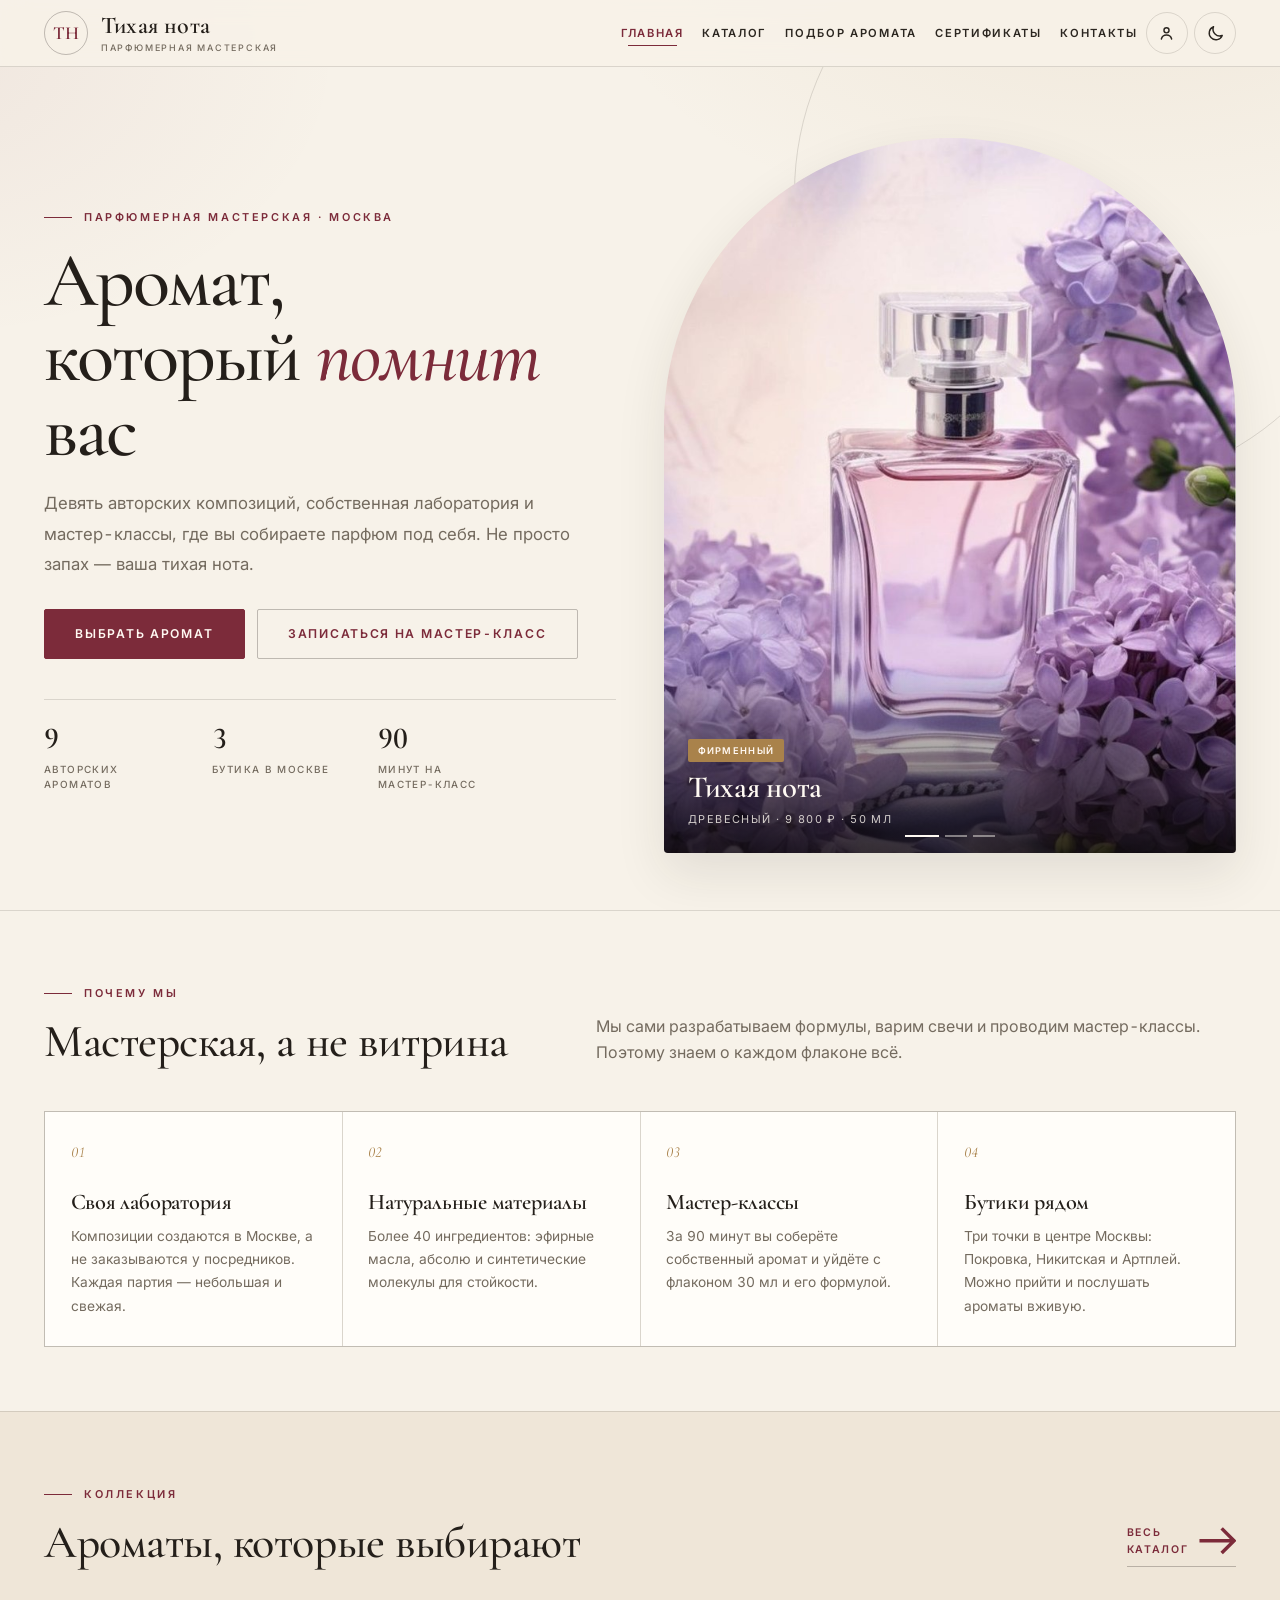
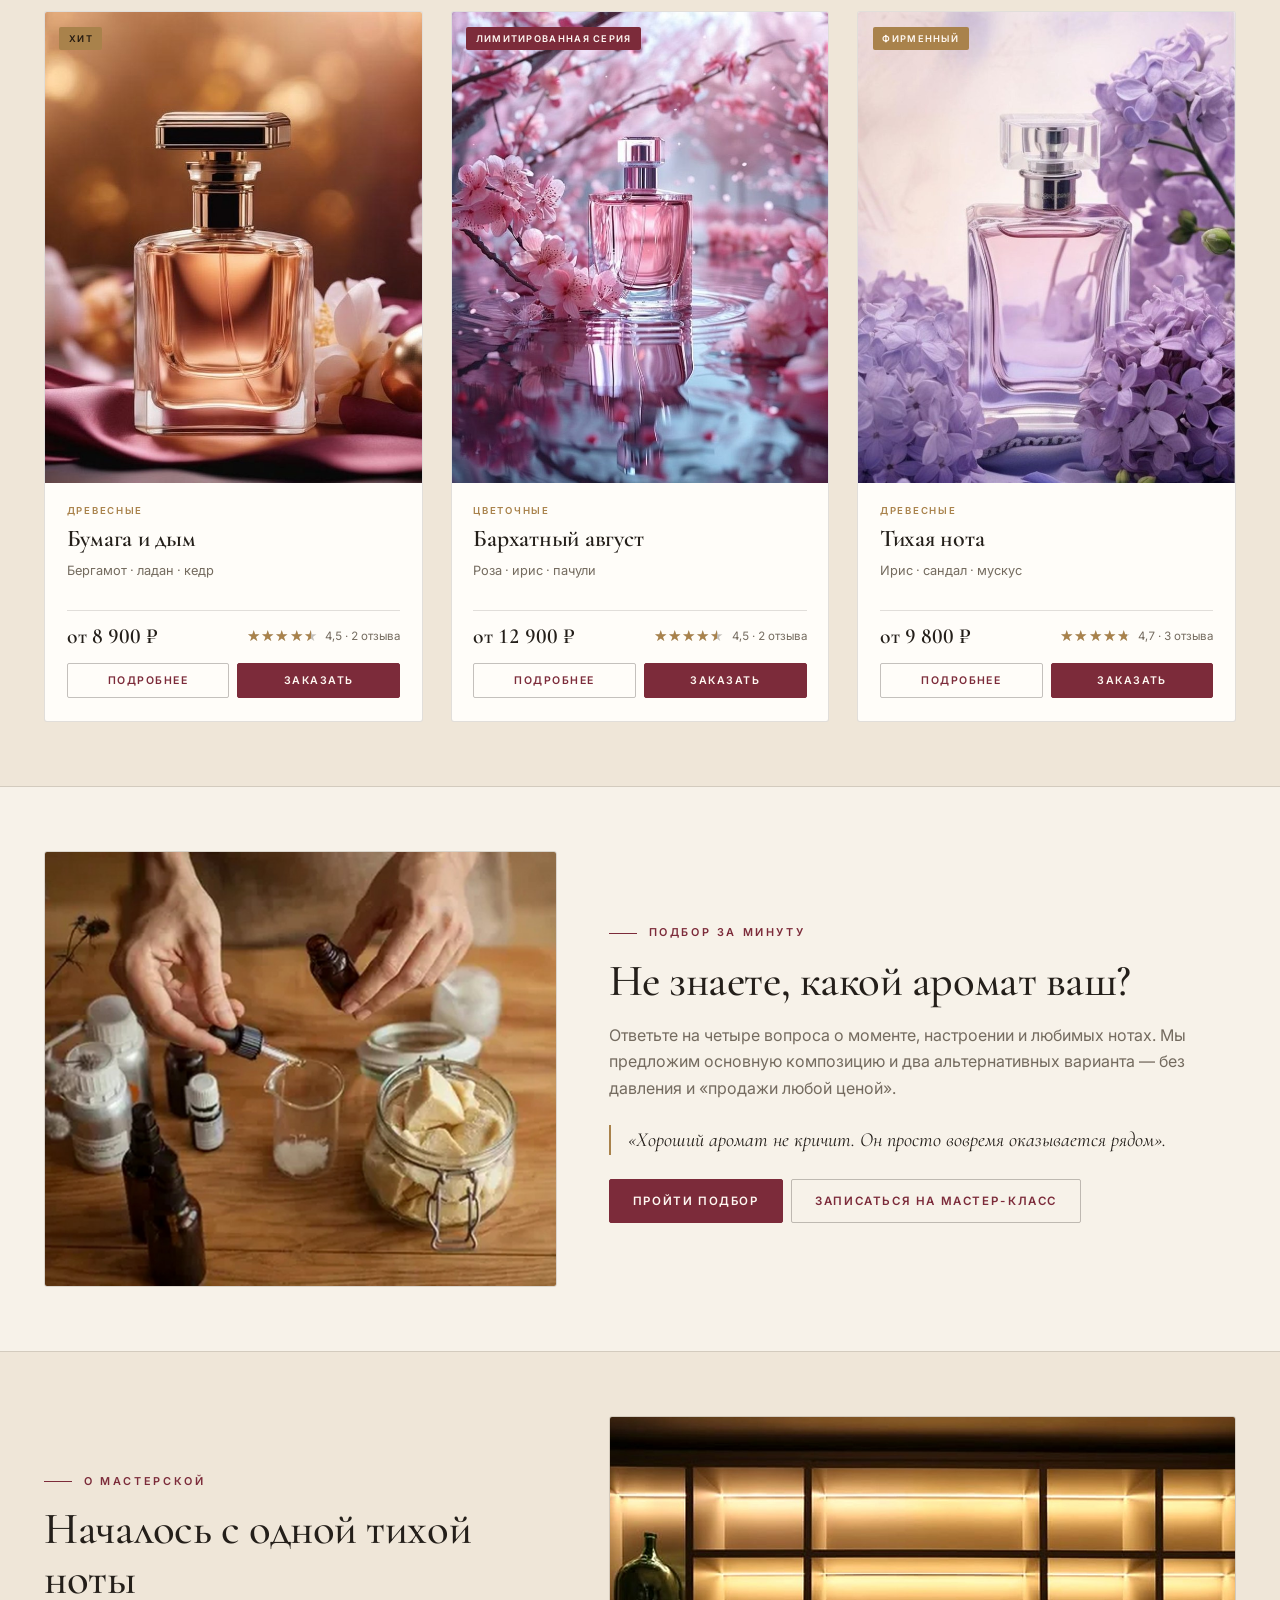
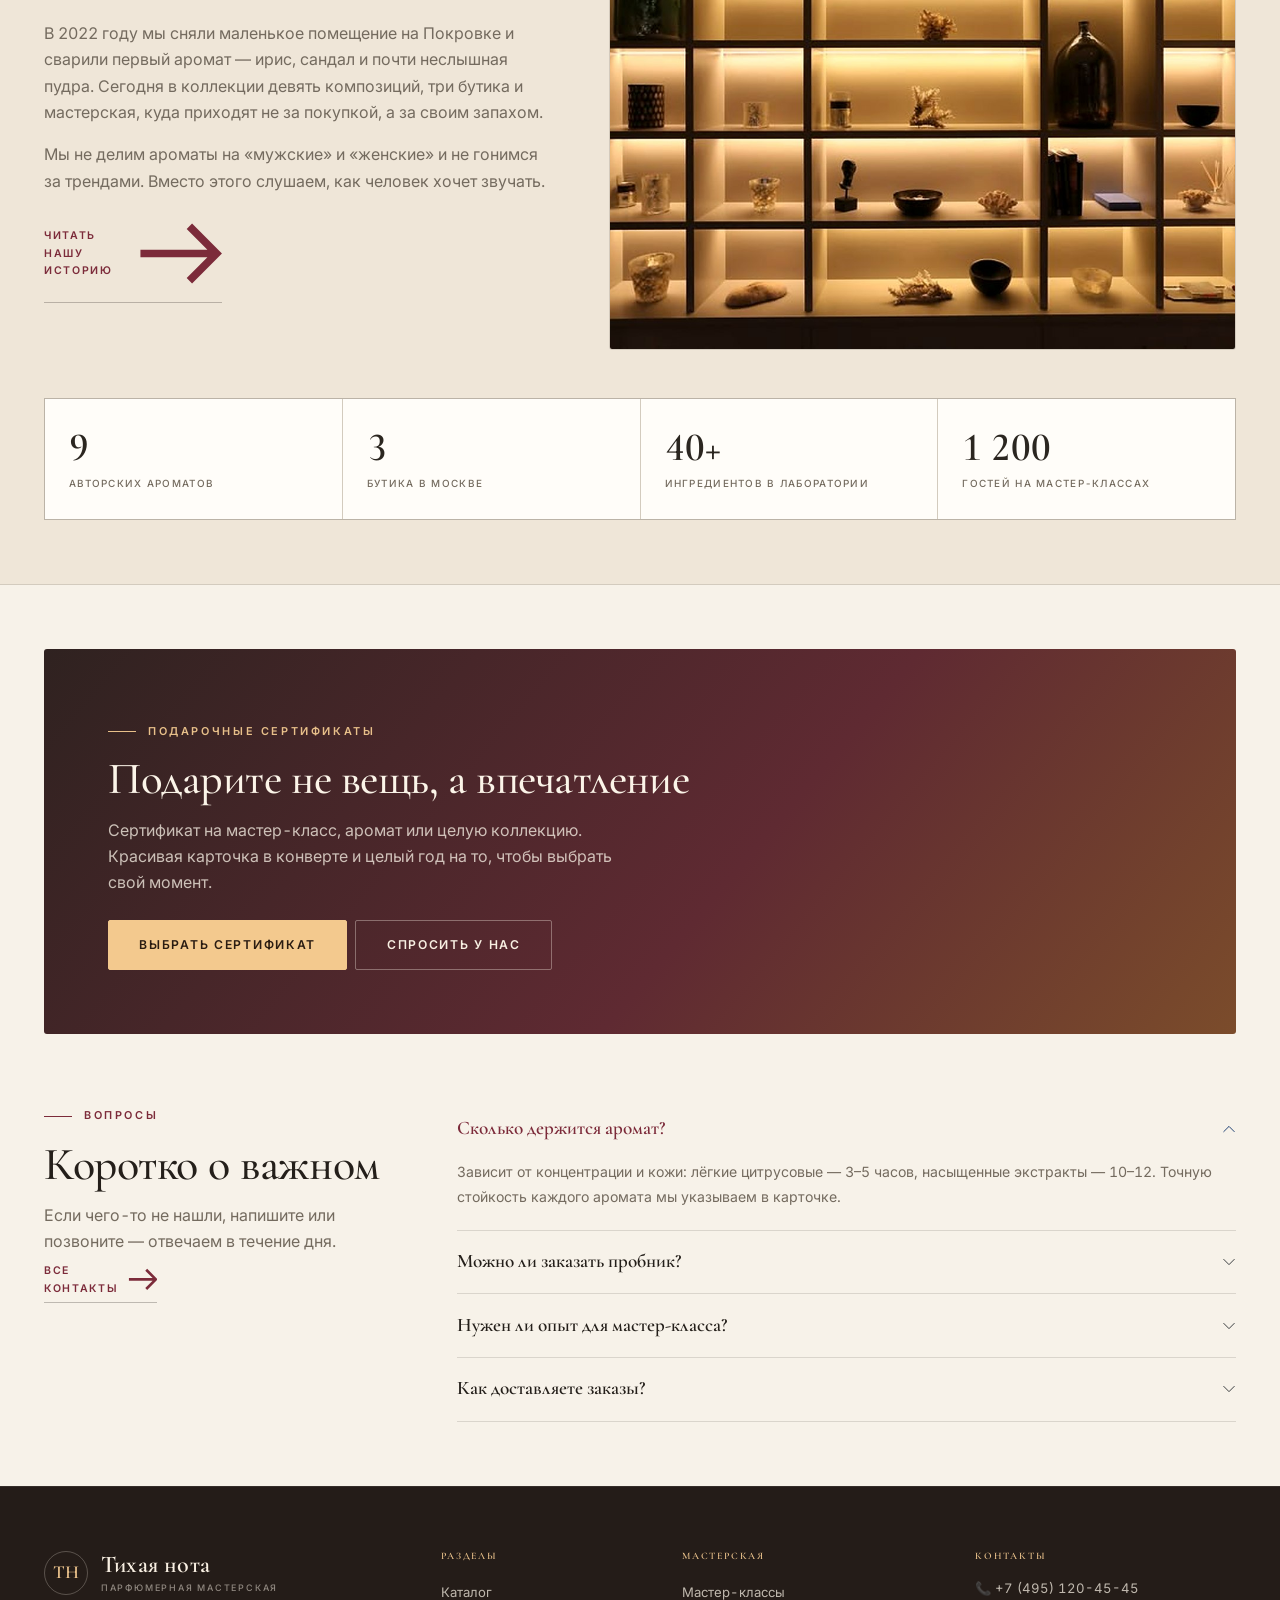
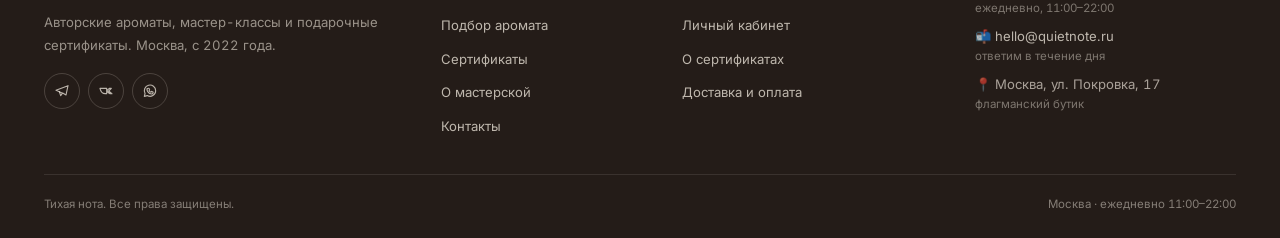
<file: index.html>
<!DOCTYPE html>
<html lang="ru" data-bs-theme="light">
<head>
  <meta charset="UTF-8">
  <meta name="viewport" content="width=device-width, initial-scale=1.0">
  <title>Тихая нота — парфюмерная мастерская и бутик в Москве</title>
  <meta name="description" content="«Тихая нота» — парфюмерная мастерская и бутик в Москве. Девять авторских ароматов, мастер-классы по созданию парфюма и подарочные сертификаты.">
  <meta property="og:type" content="website">
  <meta property="og:title" content="Тихая нота — парфюмерная мастерская и бутик">
  <meta property="og:description" content="Авторские ароматы, мастер-классы и подарочные сертификаты. Аромат, который помнит вас.">
  <meta property="og:image" content="images/preview.jpg">
  <meta property="og:locale" content="ru_RU">
  <meta name="theme-color" content="#f7f2e9">
  <script>
    (function () {
      try {
        var savedTheme = localStorage.getItem('tn_theme');
        if (savedTheme === 'light' || savedTheme === 'dark') {
          document.documentElement.setAttribute('data-bs-theme', savedTheme);
        }
      } catch (error) { /* localStorage недоступен */ }
    })();
  </script>
  <link rel="icon" href="images/favicon.svg" type="image/svg+xml">
  <link rel="preconnect" href="https://fonts.googleapis.com">
  <link rel="preconnect" href="https://fonts.gstatic.com" crossorigin>
  <link href="https://fonts.googleapis.com/css2?family=Cormorant+Garamond:ital,wght@0,400;0,500;0,600;0,700;1,400;1,500&family=Inter:wght@300;400;500;600;700&display=swap" rel="stylesheet">
  <link href="vendor/bootstrap/css/bootstrap.min.css" rel="stylesheet">
  <link rel="stylesheet" href="css/custom.css">
</head>
<body>

  <a class="skip-link" href="#main">Перейти к содержимому</a>

  <header class="site-header">
    <nav class="navbar navbar-expand-lg site-nav" aria-label="Основная навигация">
      <div class="container navbar-container">

        <a class="navbar-brand" href="index.html">
          <span class="brand-mark" aria-hidden="true">ТН</span>
          <span class="brand-text">
            <span class="brand-name">Тихая нота</span>
            <span class="brand-tagline">Парфюмерная мастерская</span>
          </span>
        </a>

        <div class="collapse navbar-collapse" id="mainNavbar">
          <ul class="navbar-nav ms-auto">
            <li class="nav-item"><a class="nav-link active" aria-current="page" href="index.html">Главная</a></li>
            <li class="nav-item"><a class="nav-link" href="catalog.html">Каталог</a></li>
            <li class="nav-item"><a class="nav-link" href="quiz.html">Подбор аромата</a></li>
            <li class="nav-item"><a class="nav-link" href="certificates.html">Сертификаты</a></li>
            <li class="nav-item"><a class="nav-link" href="contacts.html">Контакты</a></li>
          </ul>
        </div>

        <div class="nav-actions">
          <a class="nav-icon-link" href="account.html" aria-label="Личный кабинет" title="Личный кабинет">
            <svg viewBox="0 0 24 24" fill="none" stroke="currentColor" stroke-width="1.8" stroke-linecap="round" stroke-linejoin="round" aria-hidden="true">
              <circle cx="12" cy="8" r="3.2"></circle>
              <path d="M5.5 19c.8-3.2 3.3-5 6.5-5s5.7 1.8 6.5 5"></path>
            </svg>
          </a>
          <button class="theme-toggle" id="themeToggle" type="button" aria-label="Включить тёмную тему" aria-pressed="false" title="Включить тёмную тему">
            <span class="theme-toggle__icon theme-toggle__sun" aria-hidden="true">
              <svg viewBox="0 0 24 24" fill="none" stroke="currentColor" stroke-width="1.8" stroke-linecap="round" stroke-linejoin="round">
                <circle cx="12" cy="12" r="4"></circle>
                <path d="M12 2v2M12 20v2M4.9 4.9l1.4 1.4M17.7 17.7l1.4 1.4M2 12h2M20 12h2M4.9 19.1l1.4-1.4M17.7 6.3l1.4-1.4"></path>
              </svg>
            </span>
            <span class="theme-toggle__icon theme-toggle__moon" aria-hidden="true">
              <svg viewBox="0 0 24 24" fill="none" stroke="currentColor" stroke-width="1.8" stroke-linecap="round" stroke-linejoin="round">
                <path d="M20.5 14.5A8.5 8.5 0 0 1 9.5 3.5a8.5 8.5 0 1 0 11 11Z"></path>
              </svg>
            </span>
          </button>
          <button class="navbar-toggler" type="button" data-bs-toggle="collapse" data-bs-target="#mainNavbar" aria-controls="mainNavbar" aria-expanded="false" aria-label="Переключить навигацию">
            <span class="navbar-toggler-icon"><span class="menu-line"></span></span>
          </button>
        </div>

      </div>
    </nav>
  </header>

  <main id="main">

    <!-- Первый экран -->
    <section class="hero">
      <div class="container">
        <div class="row align-items-center g-4 g-lg-5">
          <div class="col-12 col-lg-6">
            <span class="eyebrow hero-eyebrow">Парфюмерная мастерская · Москва</span>
            <h1 class="display-title">Аромат,<br>который <span class="accent">помнит</span> вас</h1>
            <p class="hero-subtitle">
              Девять авторских композиций, собственная лаборатория и мастер-классы,
              где вы собираете парфюм под себя. Не просто запах — ваша тихая нота.
            </p>
            <div class="hero-actions">
              <a class="btn btn-primary btn-lg" href="catalog.html">Выбрать аромат</a>
              <a class="btn btn-outline-primary btn-lg" href="order.html">Записаться на мастер-класс</a>
            </div>
            <div class="hero-stats">
              <div>
                <strong>9</strong>
                <span>авторских ароматов</span>
              </div>
              <div>
                <strong>3</strong>
                <span>бутика в Москве</span>
              </div>
              <div>
                <strong>90</strong>
                <span>минут на мастер-класс</span>
              </div>
            </div>
          </div>

          <div class="col-12 col-lg-6">
            <div id="heroCarousel" class="carousel slide hero-carousel" data-bs-ride="carousel" data-bs-interval="4500" data-bs-pause="false">
              <div class="carousel-indicators">
                <button type="button" data-bs-target="#heroCarousel" data-bs-slide-to="0" class="active" aria-current="true" aria-label="Аромат «Тихая нота»"></button>
                <button type="button" data-bs-target="#heroCarousel" data-bs-slide-to="1" aria-label="Аромат «Бархатный август»"></button>
                <button type="button" data-bs-target="#heroCarousel" data-bs-slide-to="2" aria-label="Аромат «Тёмный мёд»"></button>
              </div>
              <div class="carousel-inner">
                <div class="carousel-item active">
                  <img src="images/hero-1.jpg" alt="Флакон аромата «Тихая нота»" width="720" height="900">
                  <div class="carousel-caption">
                    <span class="badge bg-info">Фирменный</span>
                    <h2>Тихая нота</h2>
                    <p>Древесный · 9 800 ₽ · 50 мл</p>
                  </div>
                </div>
                <div class="carousel-item">
                  <img src="images/hero-2.jpg" alt="Флакон аромата «Бархатный август»" width="720" height="900" loading="lazy">
                  <div class="carousel-caption">
                    <span class="badge bg-danger">Лимитированная серия</span>
                    <h2>Бархатный август</h2>
                    <p>Цветочный · 12 900 ₽ · 50 мл</p>
                  </div>
                </div>
                <div class="carousel-item">
                  <img src="images/hero-3.jpg" alt="Флакон аромата «Тёмный мёд»" width="720" height="900" loading="lazy">
                  <div class="carousel-caption">
                    <span class="badge bg-warning">Хит</span>
                    <h2>Тёмный мёд</h2>
                    <p>Гурманский · 14 900 ₽ · 50 мл</p>
                  </div>
                </div>
              </div>
              <button class="carousel-control-prev" type="button" data-bs-target="#heroCarousel" data-bs-slide="prev">
                <span class="carousel-control-prev-icon" aria-hidden="true"></span>
                <span class="visually-hidden">Предыдущий аромат</span>
              </button>
              <button class="carousel-control-next" type="button" data-bs-target="#heroCarousel" data-bs-slide="next">
                <span class="carousel-control-next-icon" aria-hidden="true"></span>
                <span class="visually-hidden">Следующий аромат</span>
              </button>
            </div>
          </div>
        </div>
      </div>
    </section>

    <!-- Преимущества -->
    <section class="section" aria-labelledby="advantagesTitle">
      <div class="container">
        <div class="section-head">
          <div>
            <span class="eyebrow">Почему мы</span>
            <h2 class="section-title" id="advantagesTitle">Мастерская, а не витрина</h2>
          </div>
          <p class="section-lead mb-0">Мы сами разрабатываем формулы, варим свечи и проводим мастер-классы. Поэтому знаем о каждом флаконе всё.</p>
        </div>

        <div class="advantages">
          <article class="advantage" data-reveal>
            <span class="advantage__num">01</span>
            <h3 class="advantage__title">Своя лаборатория</h3>
            <p class="advantage__text">Композиции создаются в Москве, а не заказываются у посредников. Каждая партия — небольшая и свежая.</p>
          </article>
          <article class="advantage" data-reveal>
            <span class="advantage__num">02</span>
            <h3 class="advantage__title">Натуральные материалы</h3>
            <p class="advantage__text">Более 40 ингредиентов: эфирные масла, абсолю и синтетические молекулы для стойкости.</p>
          </article>
          <article class="advantage" data-reveal>
            <span class="advantage__num">03</span>
            <h3 class="advantage__title">Мастер-классы</h3>
            <p class="advantage__text">За 90 минут вы соберёте собственный аромат и уйдёте с флаконом 30 мл и его формулой.</p>
          </article>
          <article class="advantage" data-reveal>
            <span class="advantage__num">04</span>
            <h3 class="advantage__title">Бутики рядом</h3>
            <p class="advantage__text">Три точки в центре Москвы: Покровка, Никитская и Артплей. Можно прийти и послушать ароматы вживую.</p>
          </article>
        </div>
      </div>
    </section>

    <!-- Популярные ароматы -->
    <section class="section section--soft" aria-labelledby="popularTitle">
      <div class="container">
        <div class="section-head">
          <div>
            <span class="eyebrow">Коллекция</span>
            <h2 class="section-title" id="popularTitle">Ароматы, которые выбирают</h2>
          </div>
          <a class="section-link" href="catalog.html">Весь каталог
            <svg class="btn-icon" viewBox="0 0 16 16" fill="none" stroke="currentColor" stroke-width="1.4" aria-hidden="true"><path d="M1 8h13M10 3l5 5-5 5"/></svg>
          </a>
        </div>

        <div class="products-grid">

          <article class="product-card" data-reveal>
            <a class="product-card__media" href="product.html?id=paper-smoke" aria-label="Аромат «Бумага и дым»">
              <img src="images/perfume-1.jpg" alt="Аромат «Бумага и дым»" width="400" height="500" loading="lazy">
              <span class="badge bg-warning product-card__badge">Хит</span>
            </a>
            <div class="product-card__body">
              <p class="product-card__family">Древесные</p>
              <h3 class="product-card__title"><a href="product.html?id=paper-smoke">Бумага и дым</a></h3>
              <p class="product-card__notes">Бергамот · ладан · кедр</p>
              <div class="product-card__meta">
                <span class="product-card__price">от 8 900 ₽</span>
                <span class="rating" data-rating-for="paper-smoke"></span>
              </div>
              <div class="product-card__actions">
                <a class="btn btn-outline-primary btn-sm" href="product.html?id=paper-smoke">Подробнее</a>
                <button class="btn btn-primary btn-sm" type="button" data-order-perfume="paper-smoke" data-volume="50" data-price="8900">Заказать</button>
              </div>
            </div>
          </article>

          <article class="product-card" data-reveal>
            <a class="product-card__media" href="product.html?id=velvet-august" aria-label="Аромат «Бархатный август»">
              <img src="images/perfume-3.jpg" alt="Аромат «Бархатный август»" width="400" height="500" loading="lazy">
              <span class="badge bg-danger product-card__badge">Лимитированная серия</span>
            </a>
            <div class="product-card__body">
              <p class="product-card__family">Цветочные</p>
              <h3 class="product-card__title"><a href="product.html?id=velvet-august">Бархатный август</a></h3>
              <p class="product-card__notes">Роза · ирис · пачули</p>
              <div class="product-card__meta">
                <span class="product-card__price">от 12 900 ₽</span>
                <span class="rating" data-rating-for="velvet-august"></span>
              </div>
              <div class="product-card__actions">
                <a class="btn btn-outline-primary btn-sm" href="product.html?id=velvet-august">Подробнее</a>
                <button class="btn btn-primary btn-sm" type="button" data-order-perfume="velvet-august" data-volume="50" data-price="12900">Заказать</button>
              </div>
            </div>
          </article>

          <article class="product-card" data-reveal>
            <a class="product-card__media" href="product.html?id=quiet-note" aria-label="Аромат «Тихая нота»">
              <img src="images/perfume-9.jpg" alt="Аромат «Тихая нота»" width="400" height="500" loading="lazy">
              <span class="badge bg-info product-card__badge">Фирменный</span>
            </a>
            <div class="product-card__body">
              <p class="product-card__family">Древесные</p>
              <h3 class="product-card__title"><a href="product.html?id=quiet-note">Тихая нота</a></h3>
              <p class="product-card__notes">Ирис · сандал · мускус</p>
              <div class="product-card__meta">
                <span class="product-card__price">от 9 800 ₽</span>
                <span class="rating" data-rating-for="quiet-note"></span>
              </div>
              <div class="product-card__actions">
                <a class="btn btn-outline-primary btn-sm" href="product.html?id=quiet-note">Подробнее</a>
                <button class="btn btn-primary btn-sm" type="button" data-order-perfume="quiet-note" data-volume="50" data-price="9800">Заказать</button>
              </div>
            </div>
          </article>

        </div>
      </div>
    </section>

    <!-- Подбор -->
    <section class="section" aria-labelledby="quizTeaserTitle">
      <div class="container">
        <div class="about-grid">
          <div class="about-media" data-reveal>
            <img src="images/masterclass.jpg" alt="Стол парфюмерной мастерской с флаконами и колбами" width="1200" height="900" loading="lazy">
          </div>
          <div class="about-copy" data-reveal>
            <span class="eyebrow">Подбор за минуту</span>
            <h2 id="quizTeaserTitle">Не знаете, какой аромат ваш?</h2>
            <p>
              Ответьте на четыре вопроса о моменте, настроении и любимых нотах.
              Мы предложим основную композицию и два альтернативных варианта — без давления и «продажи любой ценой».
            </p>
            <blockquote>«Хороший аромат не кричит. Он просто вовремя оказывается рядом».</blockquote>
            <div class="d-flex flex-wrap gap-2">
              <a class="btn btn-primary" href="quiz.html">Пройти подбор</a>
              <a class="btn btn-outline-primary" href="order.html">Записаться на мастер-класс</a>
            </div>
          </div>
        </div>
      </div>
    </section>

    <!-- О мастерской -->
    <section class="section section--soft" aria-labelledby="aboutTeaserTitle">
      <div class="container">
        <div class="about-grid">
          <div class="about-copy" data-reveal>
            <span class="eyebrow">О мастерской</span>
            <h2 id="aboutTeaserTitle">Началось с одной тихой ноты</h2>
            <p>
              В 2022 году мы сняли маленькое помещение на Покровке и сварили первый аромат — ирис, сандал и почти
              неслышная пудра. Сегодня в коллекции девять композиций, три бутика и мастерская, куда приходят
              не за покупкой, а за своим запахом.
            </p>
            <p>
              Мы не делим ароматы на «мужские» и «женские» и не гонимся за трендами. Вместо этого слушаем,
              как человек хочет звучать.
            </p>
            <a class="section-link" href="about.html">Читать нашу историю
              <svg class="btn-icon" viewBox="0 0 16 16" fill="none" stroke="currentColor" stroke-width="1.4" aria-hidden="true"><path d="M1 8h13M10 3l5 5-5 5"/></svg>
            </a>
          </div>
          <div class="about-media" data-reveal>
            <img src="images/atelier.jpg" alt="Ателье «Тихая нота»: полка с флаконами и окно" width="1200" height="900" loading="lazy">
          </div>
        </div>

        <div class="numbers-grid mt-5" data-reveal>
          <div class="number-card"><strong>9</strong><span>авторских ароматов</span></div>
          <div class="number-card"><strong>3</strong><span>бутика в Москве</span></div>
          <div class="number-card"><strong>40+</strong><span>ингредиентов в лаборатории</span></div>
          <div class="number-card"><strong>1 200</strong><span>гостей на мастер-классах</span></div>
        </div>
      </div>
    </section>

    <!-- Сертификаты -->
    <section class="section">
      <div class="container">
        <div class="cta-band" data-reveal>
          <span class="eyebrow" style="color:#e8c08a;">Подарочные сертификаты</span>
          <h2>Подарите не вещь, а впечатление</h2>
          <p>Сертификат на мастер-класс, аромат или целую коллекцию. Красивая карточка в конверте и целый год на то, чтобы выбрать свой момент.</p>
          <div class="d-flex flex-wrap gap-2">
            <a class="btn btn-primary btn-lg" href="certificates.html">Выбрать сертификат</a>
            <a class="btn btn-outline-primary btn-lg" href="contacts.html" style="--bs-btn-color:#f8efe2;--bs-btn-border-color:rgba(251,244,232,.35);--bs-btn-hover-bg:#f8efe2;--bs-btn-hover-color:#2a1c12;">Спросить у нас</a>
          </div>
        </div>
      </div>
    </section>

    <!-- FAQ -->
    <section class="section section--flush-top" aria-labelledby="faqTitle">
      <div class="container">
        <div class="row g-4 g-lg-5">
          <div class="col-12 col-lg-4">
            <span class="eyebrow">Вопросы</span>
            <h2 class="section-title" id="faqTitle">Коротко о важном</h2>
            <p class="section-lead">Если чего-то не нашли, напишите или позвоните — отвечаем в течение дня.</p>
            <a class="section-link mt-2" href="contacts.html">Все контакты
              <svg class="btn-icon" viewBox="0 0 16 16" fill="none" stroke="currentColor" stroke-width="1.4" aria-hidden="true"><path d="M1 8h13M10 3l5 5-5 5"/></svg>
            </a>
          </div>
          <div class="col-12 col-lg-8">
            <div class="accordion" id="faqAccordion">
              <div class="accordion-item">
                <h3 class="accordion-header">
                  <button class="accordion-button" type="button" data-bs-toggle="collapse" data-bs-target="#faq1" aria-expanded="true" aria-controls="faq1">Сколько держится аромат?</button>
                </h3>
                <div id="faq1" class="accordion-collapse collapse show" data-bs-parent="#faqAccordion">
                  <div class="accordion-body">Зависит от концентрации и кожи: лёгкие цитрусовые — 3–5 часов, насыщенные экстракты — 10–12. Точную стойкость каждого аромата мы указываем в карточке.</div>
                </div>
              </div>
              <div class="accordion-item">
                <h3 class="accordion-header">
                  <button class="accordion-button collapsed" type="button" data-bs-toggle="collapse" data-bs-target="#faq2" aria-expanded="false" aria-controls="faq2">Можно ли заказать пробник?</button>
                </h3>
                <div id="faq2" class="accordion-collapse collapse" data-bs-parent="#faqAccordion">
                  <div class="accordion-body">Да, в бутиках есть наборы из пяти пробников по 2 мл. Набор стоит 1 200 ₽, а его стоимость засчитывается в покупку полного флакона в течение месяца.</div>
                </div>
              </div>
              <div class="accordion-item">
                <h3 class="accordion-header">
                  <button class="accordion-button collapsed" type="button" data-bs-toggle="collapse" data-bs-target="#faq3" aria-expanded="false" aria-controls="faq3">Нужен ли опыт для мастер-класса?</button>
                </h3>
                <div id="faq3" class="accordion-collapse collapse" data-bs-parent="#faqAccordion">
                  <div class="accordion-body">Нет. Парфюмер ведёт вас от первого вдоха до готового флакона: объясняет ноты, помогает с дозировками и не даёт «пересолить» композицию.</div>
                </div>
              </div>
              <div class="accordion-item">
                <h3 class="accordion-header">
                  <button class="accordion-button collapsed" type="button" data-bs-toggle="collapse" data-bs-target="#faq4" aria-expanded="false" aria-controls="faq4">Как доставляете заказы?</button>
                </h3>
                <div id="faq4" class="accordion-collapse collapse" data-bs-parent="#faqAccordion">
                  <div class="accordion-body">По Москве — курьером за 1–2 дня, по России — СДЭК или Почтой России. При заказе от 10 000 ₽ доставка по Москве бесплатная.</div>
                </div>
              </div>
            </div>
          </div>
        </div>
      </div>
    </section>

  </main>

  <footer class="site-footer">
    <div class="container">
      <div class="footer-grid">
        <div class="footer-brand">
          <a class="navbar-brand" href="index.html">
            <span class="brand-mark" aria-hidden="true">ТН</span>
            <span class="brand-text">
              <span class="brand-name">Тихая нота</span>
              <span class="brand-tagline">Парфюмерная мастерская</span>
            </span>
          </a>
          <p>Авторские ароматы, мастер-классы и подарочные сертификаты. Москва, с 2022 года.</p>
          <div class="footer-socials">
            <a href="#" aria-label="Telegram"><svg viewBox="0 0 24 24" fill="none" stroke="currentColor" stroke-width="1.7" stroke-linecap="round" stroke-linejoin="round" aria-hidden="true"><path d="M21 4 3 11l5 2 2 6 3-4 5 3 3-14Z"/><path d="m8 13 4 2"/></svg></a>
            <a href="#" aria-label="VK"><svg viewBox="0 0 24 24" fill="none" stroke="currentColor" stroke-width="1.7" stroke-linecap="round" stroke-linejoin="round" aria-hidden="true"><path d="M3 8c1 5 4 8 8 8h2v-4c2 2 3 3 5 4h3c-2-1-5-4-5-4s2-2 4-4h-3c-1 1-3 3-4 4V8H3Z"/></svg></a>
            <a href="#" aria-label="WhatsApp"><svg viewBox="0 0 24 24" fill="none" stroke="currentColor" stroke-width="1.7" stroke-linecap="round" stroke-linejoin="round" aria-hidden="true"><path d="M20.5 11.5a8.5 8.5 0 0 1-12.6 7.4L3.5 20l1.1-4.3A8.5 8.5 0 1 1 20.5 11.5Z"/><path d="M8.8 8.4c.3-.6.7-.6 1-.6h.4c.2 0 .4.1.5.4l.7 1.6c.1.2 0 .4-.1.6l-.5.6c-.1.2-.2.3 0 .6.5.9 1.2 1.6 2.1 2 .3.1.4.1.6-.1l.7-.8c.2-.2.4-.2.6-.1l1.6.8c.2.1.3.2.3.4 0 .3 0 1.1-.5 1.7-.5.6-1.3 1-2.1 1-1.7 0-4.1-1.4-5.5-3.6-.9-1.4-1.2-2.6-1.1-3.4 0-.4.1-.8.3-1.1Z"/></svg></a>
          </div>
        </div>

        <div>
          <h2 class="footer-title">Разделы</h2>
          <ul class="footer-nav">
            <li><a href="catalog.html">Каталог</a></li>
            <li><a href="quiz.html">Подбор аромата</a></li>
            <li><a href="certificates.html">Сертификаты</a></li>
            <li><a href="about.html">О мастерской</a></li>
            <li><a href="contacts.html">Контакты</a></li>
          </ul>
        </div>

        <div>
          <h2 class="footer-title">Мастерская</h2>
          <ul class="footer-nav">
            <li><a href="order.html">Мастер-классы</a></li>
            <li><a href="account.html">Личный кабинет</a></li>
            <li><a href="certificates.html#faq">О сертификатах</a></li>
            <li><a href="index.html#faqTitle">Доставка и оплата</a></li>
          </ul>
        </div>

        <div>
          <h2 class="footer-title">Контакты</h2>
          <ul class="footer-contact">
            <li><a href="tel:+74951204545">📞 +7 (495) 120-45-45</a><span>ежедневно, 11:00–22:00</span></li>
            <li><a href="mailto:hello@quietnote.ru">📬 hello@quietnote.ru</a><span>ответим в течение дня</span></li>
            <li>📍 Москва, ул. Покровка, 17<span>флагманский бутик</span></li>
          </ul>
        </div>
      </div>

      <div class="footer-bottom">
        <span>Тихая нота. Все права защищены.</span>
        <span>Москва · ежедневно 11:00–22:00</span>
      </div>
    </div>
  </footer>

  <nav class="mobile-nav" aria-label="Мобильная навигация">
    <a href="index.html" class="active" aria-current="page">
      <svg viewBox="0 0 24 24" fill="none" stroke="currentColor" stroke-width="1.8" stroke-linecap="round" stroke-linejoin="round" aria-hidden="true"><path d="M4 10.5 12 4l8 6.5V20H4v-9.5Z"/><path d="M9.5 20v-5h5v5"/></svg>
      <span>Главная</span>
    </a>
    <a href="catalog.html">
      <svg viewBox="0 0 24 24" fill="none" stroke="currentColor" stroke-width="1.8" stroke-linecap="round" stroke-linejoin="round" aria-hidden="true"><rect x="3.5" y="3.5" width="7" height="7"/><rect x="13.5" y="3.5" width="7" height="7"/><rect x="3.5" y="13.5" width="7" height="7"/><rect x="13.5" y="13.5" width="7" height="7"/></svg>
      <span>Каталог</span>
    </a>
    <a href="quiz.html">
      <svg viewBox="0 0 24 24" fill="none" stroke="currentColor" stroke-width="1.8" stroke-linecap="round" stroke-linejoin="round" aria-hidden="true"><path d="M12 3v3M12 18v3M4.2 7.2l2.1 2.1M17.7 14.7l2.1 2.1M3 12h3M18 12h3M4.2 16.8l2.1-2.1M17.7 9.3l2.1-2.1"/><circle cx="12" cy="12" r="3"/></svg>
      <span>Подбор</span>
    </a>
    <a href="account.html">
      <svg viewBox="0 0 24 24" fill="none" stroke="currentColor" stroke-width="1.8" stroke-linecap="round" stroke-linejoin="round" aria-hidden="true"><circle cx="12" cy="8" r="3.2"/><path d="M5.5 19c.8-3.2 3.3-5 6.5-5s5.7 1.8 6.5 5"/></svg>
      <span>Кабинет</span>
    </a>
  </nav>

  <button class="scroll-top" id="scrollTop" type="button" aria-label="Наверх">
    <span class="scroll-top__icon" aria-hidden="true">🌸</span>
  </button>

  <!-- Быстрое оформление заказа -->
  <div class="modal fade" id="orderModal" tabindex="-1" aria-labelledby="orderModalTitle" aria-hidden="true">
    <div class="modal-dialog modal-dialog-centered">
      <div class="modal-content">
        <div class="modal-header">
          <h2 class="modal-title" id="orderModalTitle">Оформление заказа</h2>
          <button type="button" class="btn-close" data-bs-dismiss="modal" aria-label="Закрыть"></button>
        </div>
        <div class="modal-body">
          <div id="orderProduct" class="order-product"></div>
          <div class="success-message" id="orderSuccess">
            Заказ <strong id="orderNumber"></strong> принят. Мы свяжемся с вами, чтобы подтвердить объём и доставку.
            Следить за статусом можно в <a href="account.html">личном кабинете</a>.
          </div>
          <form id="orderForm" novalidate>
            <input type="hidden" id="orderPerfumeId" name="perfume">
            <input type="hidden" id="orderVolume" name="volume">
            <input type="hidden" id="orderPrice" name="price">
            <div class="mb-3">
              <label class="form-label" for="orderName">Имя</label>
              <input class="form-control" id="orderName" name="name" type="text" autocomplete="given-name" placeholder="Как к вам обращаться" required>
              <div class="field-error" data-error-for="orderName"></div>
            </div>
            <div class="mb-3">
              <label class="form-label" for="orderPhone">Телефон</label>
              <input class="form-control" id="orderPhone" name="phone" type="tel" inputmode="tel" autocomplete="tel" placeholder="+7 (900) 000-00-00" required>
              <div class="field-error" data-error-for="orderPhone"></div>
            </div>
            <div class="mb-4">
              <label class="form-label" for="orderComment">Комментарий</label>
              <textarea class="form-control" id="orderComment" name="comment" rows="3" placeholder="Например, нужен пробник перед покупкой"></textarea>
            </div>
            <button class="btn btn-primary w-100" id="orderSubmit" type="submit">Подтвердить заказ</button>
            <p class="summary-note">Оплата при получении или в бутике. Отправим подтверждение по телефону.</p>
          </form>
        </div>
      </div>
    </div>
  </div>

  <script src="vendor/bootstrap/js/bootstrap.bundle.min.js"></script>
  <script src="js/data.js"></script>
  <script src="js/store.js"></script>
  <script src="js/theme.js"></script>
  <script src="js/ratings.js"></script>
  <script src="js/custom.js"></script>
</body>
</html>
</file>
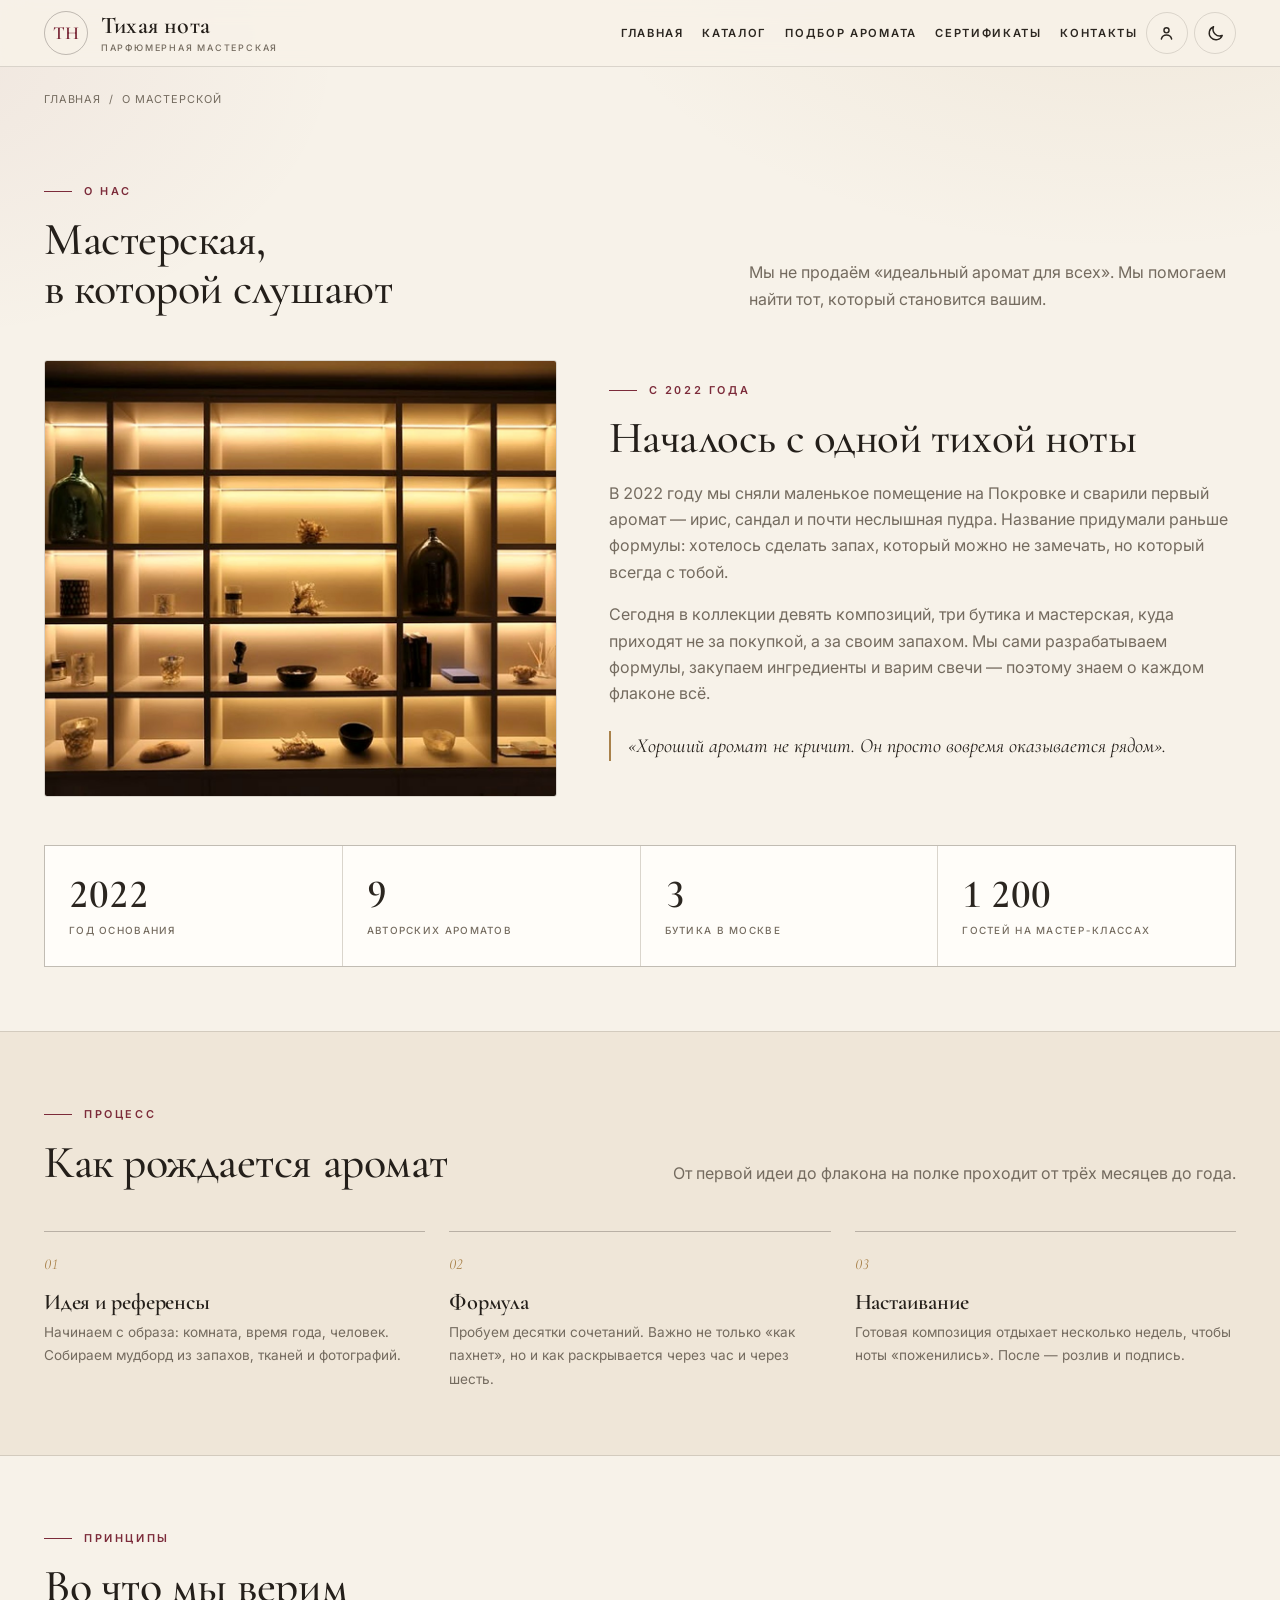
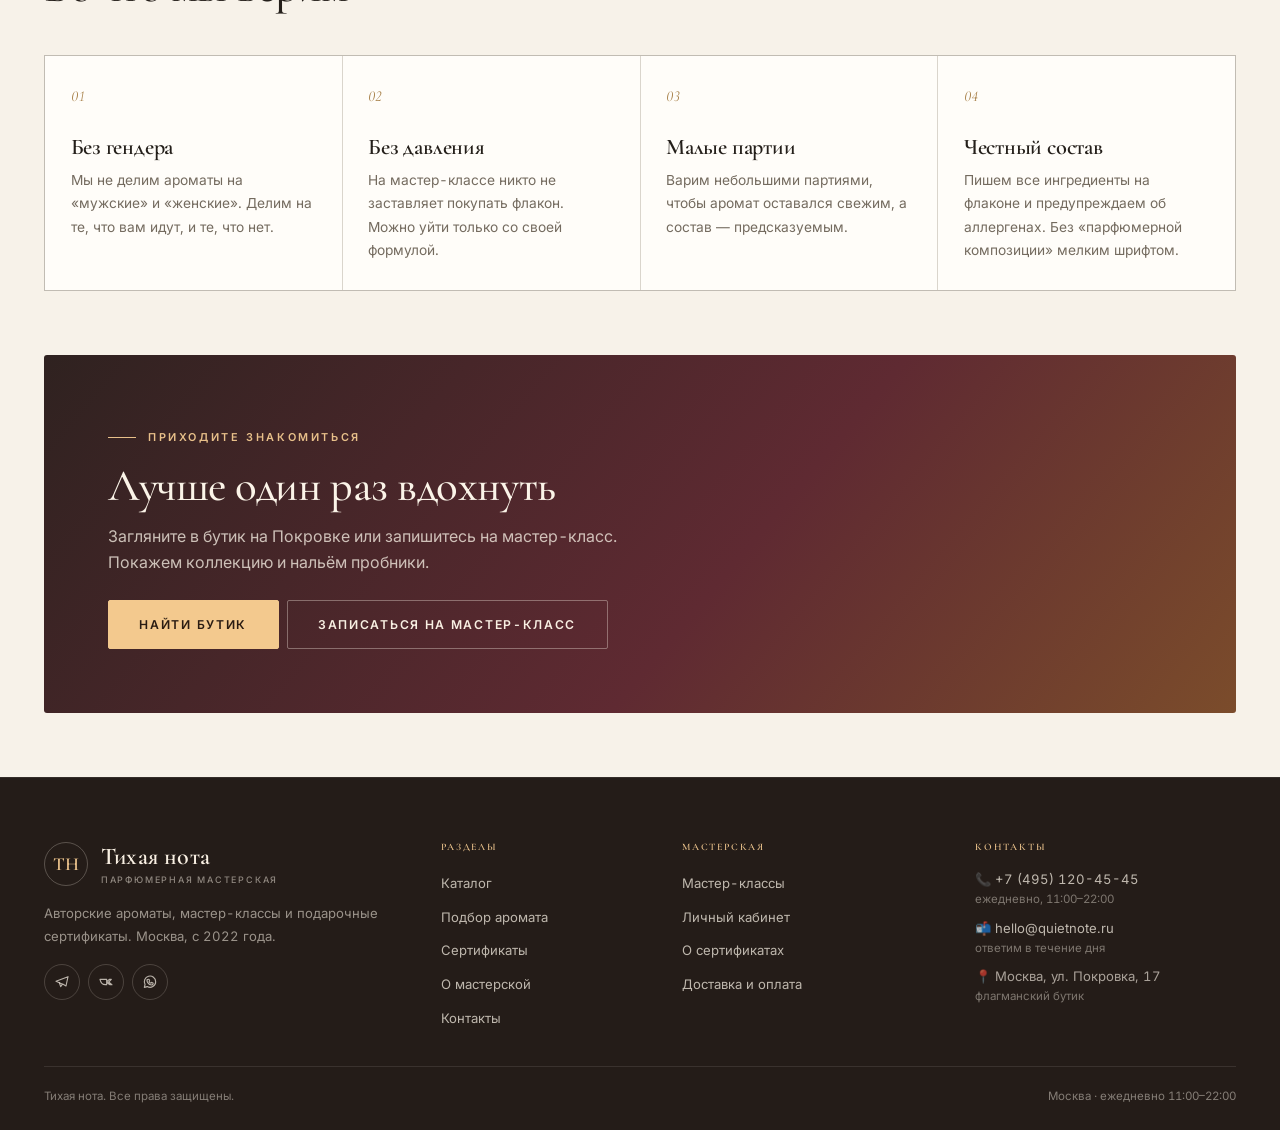
<file: about.html>
<!DOCTYPE html>
<html lang="ru" data-bs-theme="light">
<head>
  <meta charset="UTF-8">
  <meta name="viewport" content="width=device-width, initial-scale=1.0">
  <title>О мастерской — Тихая нота</title>
  <meta name="description" content="История парфюмерной мастерской «Тихая нота»: с 2022 года, девять ароматов, три бутика в Москве и более 1 200 гостей на мастер-классах.">
  <meta property="og:type" content="website">
  <meta property="og:title" content="О мастерской — Тихая нота">
  <meta property="og:description" content="Как мы создаём ароматы и почему не делим их на мужские и женские.">
  <meta property="og:image" content="images/atelier.jpg">
  <meta property="og:locale" content="ru_RU">
  <meta name="theme-color" content="#f7f2e9">
  <script>
    (function () {
      try {
        var savedTheme = localStorage.getItem('tn_theme');
        if (savedTheme === 'light' || savedTheme === 'dark') {
          document.documentElement.setAttribute('data-bs-theme', savedTheme);
        }
      } catch (error) { /* localStorage недоступен */ }
    })();
  </script>
  <link rel="icon" href="images/favicon.svg" type="image/svg+xml">
  <link rel="preconnect" href="https://fonts.googleapis.com">
  <link rel="preconnect" href="https://fonts.gstatic.com" crossorigin>
  <link href="https://fonts.googleapis.com/css2?family=Cormorant+Garamond:ital,wght@0,400;0,500;0,600;0,700;1,400;1,500&family=Inter:wght@300;400;500;600;700&display=swap" rel="stylesheet">
  <link href="vendor/bootstrap/css/bootstrap.min.css" rel="stylesheet">
  <link rel="stylesheet" href="css/custom.css">
</head>
<body>

  <a class="skip-link" href="#main">Перейти к содержимому</a>

  <header class="site-header">
    <nav class="navbar navbar-expand-lg site-nav" aria-label="Основная навигация">
      <div class="container navbar-container">
        <a class="navbar-brand" href="index.html">
          <span class="brand-mark" aria-hidden="true">ТН</span>
          <span class="brand-text">
            <span class="brand-name">Тихая нота</span>
            <span class="brand-tagline">Парфюмерная мастерская</span>
          </span>
        </a>
        <div class="collapse navbar-collapse" id="mainNavbar">
          <ul class="navbar-nav ms-auto">
            <li class="nav-item"><a class="nav-link" href="index.html">Главная</a></li>
            <li class="nav-item"><a class="nav-link" href="catalog.html">Каталог</a></li>
            <li class="nav-item"><a class="nav-link" href="quiz.html">Подбор аромата</a></li>
            <li class="nav-item"><a class="nav-link" href="certificates.html">Сертификаты</a></li>
            <li class="nav-item"><a class="nav-link" href="contacts.html">Контакты</a></li>
          </ul>
        </div>
        <div class="nav-actions">
          <a class="nav-icon-link" href="account.html" aria-label="Личный кабинет" title="Личный кабинет">
            <svg viewBox="0 0 24 24" fill="none" stroke="currentColor" stroke-width="1.8" stroke-linecap="round" stroke-linejoin="round" aria-hidden="true"><circle cx="12" cy="8" r="3.2"></circle><path d="M5.5 19c.8-3.2 3.3-5 6.5-5s5.7 1.8 6.5 5"></path></svg>
          </a>
          <button class="theme-toggle" id="themeToggle" type="button" aria-label="Включить тёмную тему" aria-pressed="false" title="Включить тёмную тему">
            <span class="theme-toggle__icon theme-toggle__sun" aria-hidden="true">
              <svg viewBox="0 0 24 24" fill="none" stroke="currentColor" stroke-width="1.8" stroke-linecap="round" stroke-linejoin="round"><circle cx="12" cy="12" r="4"></circle><path d="M12 2v2M12 20v2M4.9 4.9l1.4 1.4M17.7 17.7l1.4 1.4M2 12h2M20 12h2M4.9 19.1l1.4-1.4M17.7 6.3l1.4-1.4"></path></svg>
            </span>
            <span class="theme-toggle__icon theme-toggle__moon" aria-hidden="true">
              <svg viewBox="0 0 24 24" fill="none" stroke="currentColor" stroke-width="1.8" stroke-linecap="round" stroke-linejoin="round"><path d="M20.5 14.5A8.5 8.5 0 0 1 9.5 3.5a8.5 8.5 0 1 0 11 11Z"></path></svg>
            </span>
          </button>
          <button class="navbar-toggler" type="button" data-bs-toggle="collapse" data-bs-target="#mainNavbar" aria-controls="mainNavbar" aria-expanded="false" aria-label="Переключить навигацию">
            <span class="navbar-toggler-icon"><span class="menu-line"></span></span>
          </button>
        </div>
      </div>
    </nav>
  </header>

  <main id="main">

    <div class="page-top">
      <div class="container">
        <nav aria-label="Хлебные крошки">
          <ol class="breadcrumb">
            <li class="breadcrumb-item"><a href="index.html">Главная</a></li>
            <li class="breadcrumb-item active" aria-current="page">О мастерской</li>
          </ol>
        </nav>
      </div>
    </div>

    <section class="section">
      <div class="container">
        <div class="row align-items-end g-3 mb-4 mb-lg-5">
          <div class="col-12 col-lg-7">
            <span class="eyebrow">О нас</span>
            <h1 class="section-title">Мастерская,<br>в которой слушают</h1>
          </div>
          <div class="col-12 col-lg-5">
            <p class="section-lead mb-0">Мы не продаём «идеальный аромат для всех». Мы помогаем найти тот, который становится вашим.</p>
          </div>
        </div>

        <div class="about-grid">
          <div class="about-media" data-reveal>
            <img src="images/atelier.jpg" alt="Ателье «Тихая нота»: окно, полка с флаконами и стол парфюмера" width="1200" height="900">
          </div>
          <div class="about-copy" data-reveal>
            <span class="eyebrow">С 2022 года</span>
            <h2>Началось с одной тихой ноты</h2>
            <p>
              В 2022 году мы сняли маленькое помещение на Покровке и сварили первый аромат — ирис, сандал
              и почти неслышная пудра. Название придумали раньше формулы: хотелось сделать запах,
              который можно не замечать, но который всегда с тобой.
            </p>
            <p>
              Сегодня в коллекции девять композиций, три бутика и мастерская, куда приходят не за покупкой,
              а за своим запахом. Мы сами разрабатываем формулы, закупаем ингредиенты и варим свечи —
              поэтому знаем о каждом флаконе всё.
            </p>
            <blockquote>«Хороший аромат не кричит. Он просто вовремя оказывается рядом».</blockquote>
          </div>
        </div>

        <div class="numbers-grid mt-5" data-reveal>
          <div class="number-card"><strong>2022</strong><span>год основания</span></div>
          <div class="number-card"><strong>9</strong><span>авторских ароматов</span></div>
          <div class="number-card"><strong>3</strong><span>бутика в Москве</span></div>
          <div class="number-card"><strong>1 200</strong><span>гостей на мастер-классах</span></div>
        </div>
      </div>
    </section>

    <section class="section section--soft" aria-labelledby="processTitle">
      <div class="container">
        <div class="section-head">
          <div>
            <span class="eyebrow">Процесс</span>
            <h2 class="section-title" id="processTitle">Как рождается аромат</h2>
          </div>
          <p class="section-lead mb-0">От первой идеи до флакона на полке проходит от трёх месяцев до года.</p>
        </div>

        <div class="steps-grid">
          <article class="step-card" data-reveal>
            <span class="step-card__num">01</span>
            <h3>Идея и референсы</h3>
            <p>Начинаем с образа: комната, время года, человек. Собираем мудборд из запахов, тканей и фотографий.</p>
          </article>
          <article class="step-card" data-reveal>
            <span class="step-card__num">02</span>
            <h3>Формула</h3>
            <p>Пробуем десятки сочетаний. Важно не только «как пахнет», но и как раскрывается через час и через шесть.</p>
          </article>
          <article class="step-card" data-reveal>
            <span class="step-card__num">03</span>
            <h3>Настаивание</h3>
            <p>Готовая композиция отдыхает несколько недель, чтобы ноты «поженились». После — розлив и подпись.</p>
          </article>
        </div>
      </div>
    </section>

    <section class="section" aria-labelledby="principlesTitle">
      <div class="container">
        <div class="section-head">
          <div>
            <span class="eyebrow">Принципы</span>
            <h2 class="section-title" id="principlesTitle">Во что мы верим</h2>
          </div>
        </div>
        <div class="advantages">
          <article class="advantage" data-reveal>
            <span class="advantage__num">01</span>
            <h3 class="advantage__title">Без гендера</h3>
            <p class="advantage__text">Мы не делим ароматы на «мужские» и «женские». Делим на те, что вам идут, и те, что нет.</p>
          </article>
          <article class="advantage" data-reveal>
            <span class="advantage__num">02</span>
            <h3 class="advantage__title">Без давления</h3>
            <p class="advantage__text">На мастер-классе никто не заставляет покупать флакон. Можно уйти только со своей формулой.</p>
          </article>
          <article class="advantage" data-reveal>
            <span class="advantage__num">03</span>
            <h3 class="advantage__title">Малые партии</h3>
            <p class="advantage__text">Варим небольшими партиями, чтобы аромат оставался свежим, а состав — предсказуемым.</p>
          </article>
          <article class="advantage" data-reveal>
            <span class="advantage__num">04</span>
            <h3 class="advantage__title">Честный состав</h3>
            <p class="advantage__text">Пишем все ингредиенты на флаконе и предупреждаем об аллергенах. Без «парфюмерной композиции» мелким шрифтом.</p>
          </article>
        </div>
      </div>
    </section>

    <section class="section section--flush-top">
      <div class="container">
        <div class="cta-band" data-reveal>
          <span class="eyebrow" style="color:#e8c08a;">Приходите знакомиться</span>
          <h2>Лучше один раз вдохнуть</h2>
          <p>Загляните в бутик на Покровке или запишитесь на мастер-класс. Покажем коллекцию и нальём пробники.</p>
          <div class="d-flex flex-wrap gap-2">
            <a class="btn btn-primary btn-lg" href="contacts.html">Найти бутик</a>
            <a class="btn btn-outline-primary btn-lg" href="order.html" style="--bs-btn-color:#f8efe2;--bs-btn-border-color:rgba(251,244,232,.35);--bs-btn-hover-bg:#f8efe2;--bs-btn-hover-color:#2a1c12;">Записаться на мастер-класс</a>
          </div>
        </div>
      </div>
    </section>

  </main>

  <footer class="site-footer">
    <div class="container">
      <div class="footer-grid">
        <div class="footer-brand">
          <a class="navbar-brand" href="index.html">
            <span class="brand-mark" aria-hidden="true">ТН</span>
            <span class="brand-text">
              <span class="brand-name">Тихая нота</span>
              <span class="brand-tagline">Парфюмерная мастерская</span>
            </span>
          </a>
          <p>Авторские ароматы, мастер-классы и подарочные сертификаты. Москва, с 2022 года.</p>
          <div class="footer-socials">
            <a href="#" aria-label="Telegram"><svg viewBox="0 0 24 24" fill="none" stroke="currentColor" stroke-width="1.7" stroke-linecap="round" stroke-linejoin="round" aria-hidden="true"><path d="M21 4 3 11l5 2 2 6 3-4 5 3 3-14Z"/><path d="m8 13 4 2"/></svg></a>
            <a href="#" aria-label="VK"><svg viewBox="0 0 24 24" fill="none" stroke="currentColor" stroke-width="1.7" stroke-linecap="round" stroke-linejoin="round" aria-hidden="true"><path d="M3 8c1 5 4 8 8 8h2v-4c2 2 3 3 5 4h3c-2-1-5-4-5-4s2-2 4-4h-3c-1 1-3 3-4 4V8H3Z"/></svg></a>
            <a href="#" aria-label="WhatsApp"><svg viewBox="0 0 24 24" fill="none" stroke="currentColor" stroke-width="1.7" stroke-linecap="round" stroke-linejoin="round" aria-hidden="true"><path d="M20.5 11.5a8.5 8.5 0 0 1-12.6 7.4L3.5 20l1.1-4.3A8.5 8.5 0 1 1 20.5 11.5Z"/><path d="M8.8 8.4c.3-.6.7-.6 1-.6h.4c.2 0 .4.1.5.4l.7 1.6c.1.2 0 .4-.1.6l-.5.6c-.1.2-.2.3 0 .6.5.9 1.2 1.6 2.1 2 .3.1.4.1.6-.1l.7-.8c.2-.2.4-.2.6-.1l1.6.8c.2.1.3.2.3.4 0 .3 0 1.1-.5 1.7-.5.6-1.3 1-2.1 1-1.7 0-4.1-1.4-5.5-3.6-.9-1.4-1.2-2.6-1.1-3.4 0-.4.1-.8.3-1.1Z"/></svg></a>
          </div>
        </div>
        <div>
          <h2 class="footer-title">Разделы</h2>
          <ul class="footer-nav">
            <li><a href="catalog.html">Каталог</a></li>
            <li><a href="quiz.html">Подбор аромата</a></li>
            <li><a href="certificates.html">Сертификаты</a></li>
            <li><a href="about.html">О мастерской</a></li>
            <li><a href="contacts.html">Контакты</a></li>
          </ul>
        </div>
        <div>
          <h2 class="footer-title">Мастерская</h2>
          <ul class="footer-nav">
            <li><a href="order.html">Мастер-классы</a></li>
            <li><a href="account.html">Личный кабинет</a></li>
            <li><a href="certificates.html#faq">О сертификатах</a></li>
            <li><a href="index.html#faqTitle">Доставка и оплата</a></li>
          </ul>
        </div>
        <div>
          <h2 class="footer-title">Контакты</h2>
          <ul class="footer-contact">
            <li><a href="tel:+74951204545">📞 +7 (495) 120-45-45</a><span>ежедневно, 11:00–22:00</span></li>
            <li><a href="mailto:hello@quietnote.ru">📬 hello@quietnote.ru</a><span>ответим в течение дня</span></li>
            <li>📍 Москва, ул. Покровка, 17<span>флагманский бутик</span></li>
          </ul>
        </div>
      </div>
      <div class="footer-bottom">
        <span>Тихая нота. Все права защищены.</span>
        <span>Москва · ежедневно 11:00–22:00</span>
      </div>
    </div>
  </footer>

  <nav class="mobile-nav" aria-label="Мобильная навигация">
    <a href="index.html">
      <svg viewBox="0 0 24 24" fill="none" stroke="currentColor" stroke-width="1.8" stroke-linecap="round" stroke-linejoin="round" aria-hidden="true"><path d="M4 10.5 12 4l8 6.5V20H4v-9.5Z"/><path d="M9.5 20v-5h5v5"/></svg>
      <span>Главная</span>
    </a>
    <a href="catalog.html">
      <svg viewBox="0 0 24 24" fill="none" stroke="currentColor" stroke-width="1.8" stroke-linecap="round" stroke-linejoin="round" aria-hidden="true"><rect x="3.5" y="3.5" width="7" height="7"/><rect x="13.5" y="3.5" width="7" height="7"/><rect x="3.5" y="13.5" width="7" height="7"/><rect x="13.5" y="13.5" width="7" height="7"/></svg>
      <span>Каталог</span>
    </a>
    <a href="quiz.html">
      <svg viewBox="0 0 24 24" fill="none" stroke="currentColor" stroke-width="1.8" stroke-linecap="round" stroke-linejoin="round" aria-hidden="true"><path d="M12 3v3M12 18v3M4.2 7.2l2.1 2.1M17.7 14.7l2.1 2.1M3 12h3M18 12h3M4.2 16.8l2.1-2.1M17.7 9.3l2.1-2.1"/><circle cx="12" cy="12" r="3"/></svg>
      <span>Подбор</span>
    </a>
    <a href="account.html">
      <svg viewBox="0 0 24 24" fill="none" stroke="currentColor" stroke-width="1.8" stroke-linecap="round" stroke-linejoin="round" aria-hidden="true"><circle cx="12" cy="8" r="3.2"/><path d="M5.5 19c.8-3.2 3.3-5 6.5-5s5.7 1.8 6.5 5"/></svg>
      <span>Кабинет</span>
    </a>
  </nav>

  <button class="scroll-top" id="scrollTop" type="button" aria-label="Наверх">
    <span class="scroll-top__icon" aria-hidden="true">🌸</span>
  </button>

  <script src="vendor/bootstrap/js/bootstrap.bundle.min.js"></script>
  <script src="js/data.js"></script>
  <script src="js/store.js"></script>
  <script src="js/theme.js"></script>
  <script src="js/custom.js"></script>
</body>
</html>
</file>
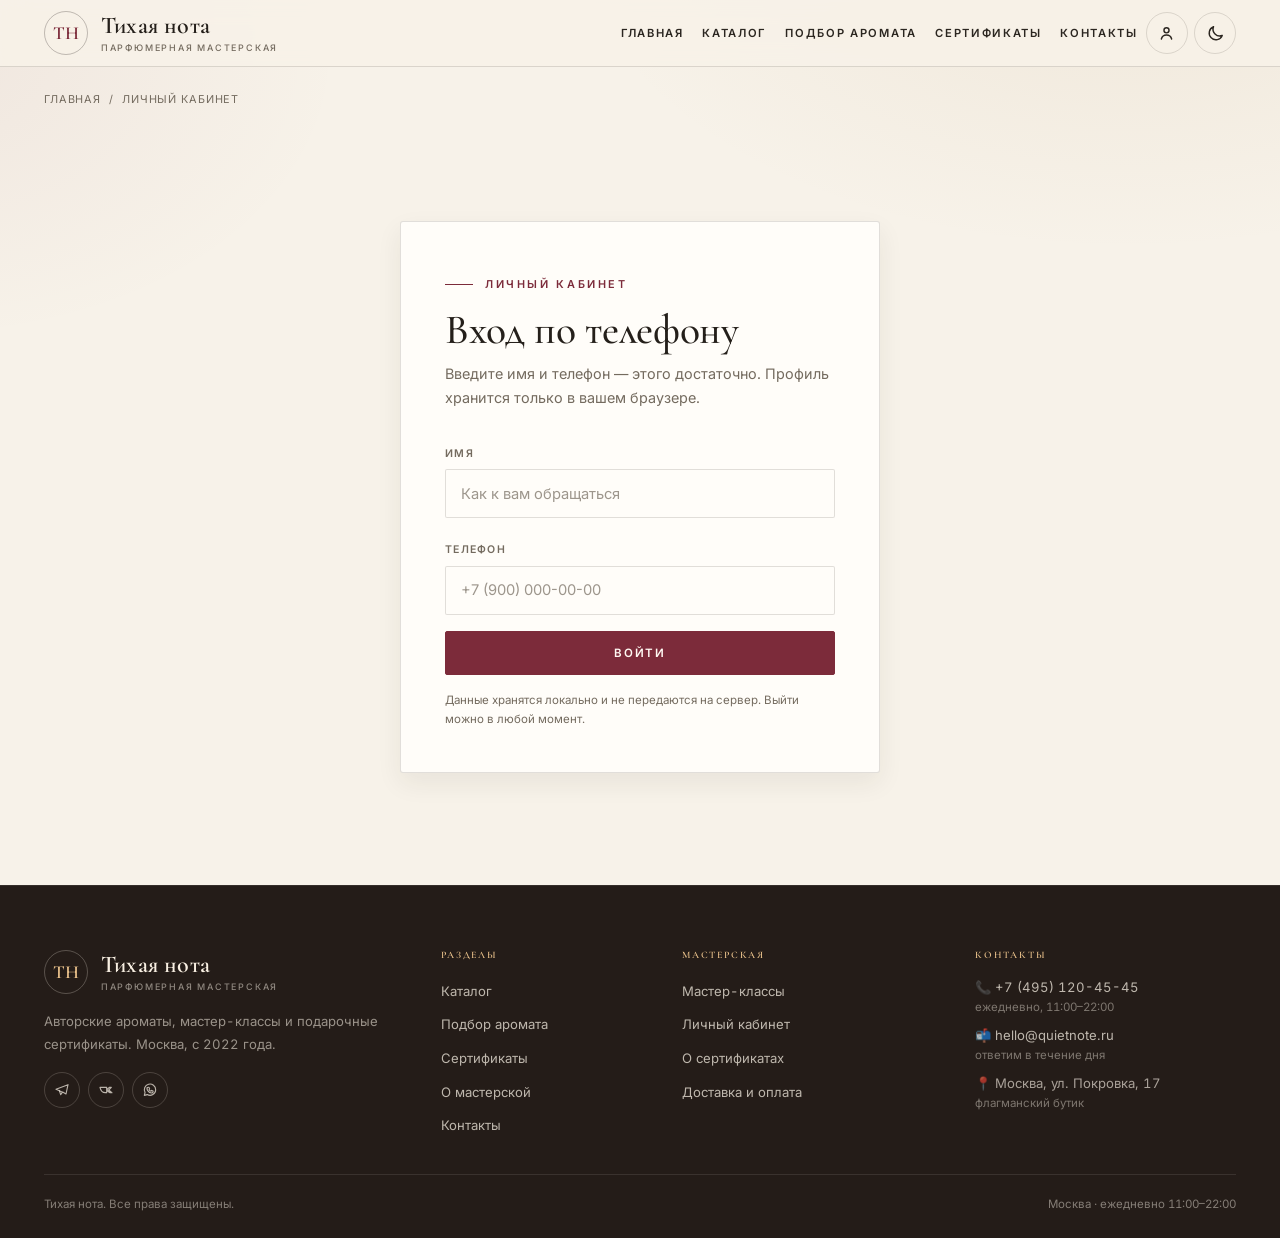
<file: account.html>
<!DOCTYPE html>
<html lang="ru" data-bs-theme="light">
<head>
  <meta charset="UTF-8">
  <meta name="viewport" content="width=device-width, initial-scale=1.0">
  <title>Личный кабинет — Тихая нота</title>
  <meta name="description" content="Личный кабинет «Тихой ноты»: заказы, записи на мастер-классы и бонусные баллы. Вход по имени и телефону.">
  <meta property="og:type" content="website">
  <meta property="og:title" content="Личный кабинет — Тихая нота">
  <meta property="og:description" content="Заказы, записи на мастер-классы и бонусные баллы в одном месте.">
  <meta property="og:image" content="images/preview.jpg">
  <meta property="og:locale" content="ru_RU">
  <meta name="theme-color" content="#f7f2e9">
  <script>
    (function () {
      try {
        var savedTheme = localStorage.getItem('tn_theme');
        if (savedTheme === 'light' || savedTheme === 'dark') {
          document.documentElement.setAttribute('data-bs-theme', savedTheme);
        }
      } catch (error) { /* localStorage недоступен */ }
    })();
  </script>
  <link rel="icon" href="images/favicon.svg" type="image/svg+xml">
  <link rel="preconnect" href="https://fonts.googleapis.com">
  <link rel="preconnect" href="https://fonts.gstatic.com" crossorigin>
  <link href="https://fonts.googleapis.com/css2?family=Cormorant+Garamond:ital,wght@0,400;0,500;0,600;0,700;1,400;1,500&family=Inter:wght@300;400;500;600;700&display=swap" rel="stylesheet">
  <link href="vendor/bootstrap/css/bootstrap.min.css" rel="stylesheet">
  <link rel="stylesheet" href="css/custom.css">
</head>
<body>

  <a class="skip-link" href="#main">Перейти к содержимому</a>

  <header class="site-header">
    <nav class="navbar navbar-expand-lg site-nav" aria-label="Основная навигация">
      <div class="container navbar-container">
        <a class="navbar-brand" href="index.html">
          <span class="brand-mark" aria-hidden="true">ТН</span>
          <span class="brand-text">
            <span class="brand-name">Тихая нота</span>
            <span class="brand-tagline">Парфюмерная мастерская</span>
          </span>
        </a>
        <div class="collapse navbar-collapse" id="mainNavbar">
          <ul class="navbar-nav ms-auto">
            <li class="nav-item"><a class="nav-link" href="index.html">Главная</a></li>
            <li class="nav-item"><a class="nav-link" href="catalog.html">Каталог</a></li>
            <li class="nav-item"><a class="nav-link" href="quiz.html">Подбор аромата</a></li>
            <li class="nav-item"><a class="nav-link" href="certificates.html">Сертификаты</a></li>
            <li class="nav-item"><a class="nav-link" href="contacts.html">Контакты</a></li>
          </ul>
        </div>
        <div class="nav-actions">
          <a class="nav-icon-link" href="account.html" aria-label="Личный кабинет" title="Личный кабинет">
            <svg viewBox="0 0 24 24" fill="none" stroke="currentColor" stroke-width="1.8" stroke-linecap="round" stroke-linejoin="round" aria-hidden="true"><circle cx="12" cy="8" r="3.2"></circle><path d="M5.5 19c.8-3.2 3.3-5 6.5-5s5.7 1.8 6.5 5"></path></svg>
          </a>
          <button class="theme-toggle" id="themeToggle" type="button" aria-label="Включить тёмную тему" aria-pressed="false" title="Включить тёмную тему">
            <span class="theme-toggle__icon theme-toggle__sun" aria-hidden="true">
              <svg viewBox="0 0 24 24" fill="none" stroke="currentColor" stroke-width="1.8" stroke-linecap="round" stroke-linejoin="round"><circle cx="12" cy="12" r="4"></circle><path d="M12 2v2M12 20v2M4.9 4.9l1.4 1.4M17.7 17.7l1.4 1.4M2 12h2M20 12h2M4.9 19.1l1.4-1.4M17.7 6.3l1.4-1.4"></path></svg>
            </span>
            <span class="theme-toggle__icon theme-toggle__moon" aria-hidden="true">
              <svg viewBox="0 0 24 24" fill="none" stroke="currentColor" stroke-width="1.8" stroke-linecap="round" stroke-linejoin="round"><path d="M20.5 14.5A8.5 8.5 0 0 1 9.5 3.5a8.5 8.5 0 1 0 11 11Z"></path></svg>
            </span>
          </button>
          <button class="navbar-toggler" type="button" data-bs-toggle="collapse" data-bs-target="#mainNavbar" aria-controls="mainNavbar" aria-expanded="false" aria-label="Переключить навигацию">
            <span class="navbar-toggler-icon"><span class="menu-line"></span></span>
          </button>
        </div>
      </div>
    </nav>
  </header>

  <main id="main">

    <div class="page-top">
      <div class="container">
        <nav aria-label="Хлебные крошки">
          <ol class="breadcrumb">
            <li class="breadcrumb-item"><a href="index.html">Главная</a></li>
            <li class="breadcrumb-item active" aria-current="page">Личный кабинет</li>
          </ol>
        </nav>
      </div>
    </div>

    <!-- Вход -->
    <section class="section" id="authView">
      <div class="container">
        <div class="auth-card">
          <span class="eyebrow">Личный кабинет</span>
          <h1>Вход по телефону</h1>
          <p>Введите имя и телефон — этого достаточно. Профиль хранится только в вашем браузере.</p>

          <form id="loginForm" novalidate>
            <div class="mb-3">
              <label class="form-label" for="loginName">Имя</label>
              <input class="form-control" id="loginName" name="name" type="text" autocomplete="name" placeholder="Как к вам обращаться" required>
            </div>
            <div class="mb-3">
              <label class="form-label" for="loginPhone">Телефон</label>
              <input class="form-control" id="loginPhone" name="phone" type="tel" inputmode="tel" autocomplete="tel" placeholder="+7 (900) 000-00-00" required>
            </div>
            <div class="success-message" id="loginError"></div>
            <button class="btn btn-primary w-100" type="submit">Войти</button>
            <p class="summary-note">Данные хранятся локально и не передаются на сервер. Выйти можно в любой момент.</p>
          </form>
        </div>
      </div>
    </section>

    <!-- Кабинет -->
    <section class="section" id="accountView" hidden>
      <div class="container">
        <div class="account-head">
          <div>
            <span class="eyebrow">Личный кабинет</span>
            <h1>Здравствуйте, <span id="accountName">—</span></h1>
            <p id="accountPhone">—</p>
          </div>
          <button class="btn btn-outline-primary" id="logoutBtn" type="button">Выйти</button>
        </div>

        <div class="account-stats">
          <div class="account-stat">
            <strong id="statOrders">0</strong>
            <span>заказов</span>
          </div>
          <div class="account-stat">
            <strong id="statBookings">0</strong>
            <span>предстоящих записей</span>
          </div>
          <div class="account-stat">
            <strong id="statBonuses">0</strong>
            <span>бонусных баллов</span>
          </div>
        </div>

        <div class="nav nav-tabs account-tabs" role="tablist">
          <button class="nav-link active" id="tabOrdersBtn" data-bs-toggle="tab" data-bs-target="#tabOrders" type="button" role="tab" aria-controls="tabOrders" aria-selected="true">Мои заказы</button>
          <button class="nav-link" id="tabBookingsBtn" data-bs-toggle="tab" data-bs-target="#tabBookings" type="button" role="tab" aria-controls="tabBookings" aria-selected="false">Мастер-классы</button>
          <button class="nav-link" id="tabBonusesBtn" data-bs-toggle="tab" data-bs-target="#tabBonuses" type="button" role="tab" aria-controls="tabBonuses" aria-selected="false">Бонусы</button>
        </div>

        <div class="tab-content">
          <div class="tab-pane fade show active" id="tabOrders" role="tabpanel" aria-labelledby="tabOrdersBtn" tabindex="0">
            <div id="ordersList"></div>
          </div>

          <div class="tab-pane fade" id="tabBookings" role="tabpanel" aria-labelledby="tabBookingsBtn" tabindex="0">
            <div id="bookingsList"></div>
          </div>

          <div class="tab-pane fade" id="tabBonuses" role="tabpanel" aria-labelledby="tabBonusesBtn" tabindex="0">
            <div class="bonus-card">
              <div>
                <h3>Баллы за покупки и мастер-классы</h3>
                <p>Мы возвращаем 5% от суммы заказов и записей. 1 балл = 1 ₽, оплатить можно до половины покупки.</p>
              </div>
              <div class="bonus-card__points">
                <strong id="bonusPoints">0</strong>
                <span>баллов</span>
              </div>
            </div>
            <ul class="bonus-rules">
              <li>Баллы начисляются автоматически после оформления заказа или записи.</li>
              <li>Списать баллы можно в бутике или при подтверждении заказа по телефону.</li>
              <li>Баллы не сгорают в течение года с момента начисления.</li>
              <li>За отменённые записи баллы не начисляются.</li>
            </ul>
            <div class="d-flex flex-wrap gap-2 mt-3">
              <a class="btn btn-primary" href="catalog.html">Выбрать аромат</a>
              <a class="btn btn-outline-primary" href="order.html">Записаться на мастер-класс</a>
            </div>
          </div>
        </div>
      </div>
    </section>

  </main>

  <footer class="site-footer">
    <div class="container">
      <div class="footer-grid">
        <div class="footer-brand">
          <a class="navbar-brand" href="index.html">
            <span class="brand-mark" aria-hidden="true">ТН</span>
            <span class="brand-text">
              <span class="brand-name">Тихая нота</span>
              <span class="brand-tagline">Парфюмерная мастерская</span>
            </span>
          </a>
          <p>Авторские ароматы, мастер-классы и подарочные сертификаты. Москва, с 2022 года.</p>
          <div class="footer-socials">
            <a href="#" aria-label="Telegram"><svg viewBox="0 0 24 24" fill="none" stroke="currentColor" stroke-width="1.7" stroke-linecap="round" stroke-linejoin="round" aria-hidden="true"><path d="M21 4 3 11l5 2 2 6 3-4 5 3 3-14Z"/><path d="m8 13 4 2"/></svg></a>
            <a href="#" aria-label="VK"><svg viewBox="0 0 24 24" fill="none" stroke="currentColor" stroke-width="1.7" stroke-linecap="round" stroke-linejoin="round" aria-hidden="true"><path d="M3 8c1 5 4 8 8 8h2v-4c2 2 3 3 5 4h3c-2-1-5-4-5-4s2-2 4-4h-3c-1 1-3 3-4 4V8H3Z"/></svg></a>
            <a href="#" aria-label="WhatsApp"><svg viewBox="0 0 24 24" fill="none" stroke="currentColor" stroke-width="1.7" stroke-linecap="round" stroke-linejoin="round" aria-hidden="true"><path d="M20.5 11.5a8.5 8.5 0 0 1-12.6 7.4L3.5 20l1.1-4.3A8.5 8.5 0 1 1 20.5 11.5Z"/><path d="M8.8 8.4c.3-.6.7-.6 1-.6h.4c.2 0 .4.1.5.4l.7 1.6c.1.2 0 .4-.1.6l-.5.6c-.1.2-.2.3 0 .6.5.9 1.2 1.6 2.1 2 .3.1.4.1.6-.1l.7-.8c.2-.2.4-.2.6-.1l1.6.8c.2.1.3.2.3.4 0 .3 0 1.1-.5 1.7-.5.6-1.3 1-2.1 1-1.7 0-4.1-1.4-5.5-3.6-.9-1.4-1.2-2.6-1.1-3.4 0-.4.1-.8.3-1.1Z"/></svg></a>
          </div>
        </div>
        <div>
          <h2 class="footer-title">Разделы</h2>
          <ul class="footer-nav">
            <li><a href="catalog.html">Каталог</a></li>
            <li><a href="quiz.html">Подбор аромата</a></li>
            <li><a href="certificates.html">Сертификаты</a></li>
            <li><a href="about.html">О мастерской</a></li>
            <li><a href="contacts.html">Контакты</a></li>
          </ul>
        </div>
        <div>
          <h2 class="footer-title">Мастерская</h2>
          <ul class="footer-nav">
            <li><a href="order.html">Мастер-классы</a></li>
            <li><a href="account.html">Личный кабинет</a></li>
            <li><a href="certificates.html#faq">О сертификатах</a></li>
            <li><a href="index.html#faqTitle">Доставка и оплата</a></li>
          </ul>
        </div>
        <div>
          <h2 class="footer-title">Контакты</h2>
          <ul class="footer-contact">
            <li><a href="tel:+74951204545">📞 +7 (495) 120-45-45</a><span>ежедневно, 11:00–22:00</span></li>
            <li><a href="mailto:hello@quietnote.ru">📬 hello@quietnote.ru</a><span>ответим в течение дня</span></li>
            <li>📍 Москва, ул. Покровка, 17<span>флагманский бутик</span></li>
          </ul>
        </div>
      </div>
      <div class="footer-bottom">
        <span>Тихая нота. Все права защищены.</span>
        <span>Москва · ежедневно 11:00–22:00</span>
      </div>
    </div>
  </footer>

  <nav class="mobile-nav" aria-label="Мобильная навигация">
    <a href="index.html">
      <svg viewBox="0 0 24 24" fill="none" stroke="currentColor" stroke-width="1.8" stroke-linecap="round" stroke-linejoin="round" aria-hidden="true"><path d="M4 10.5 12 4l8 6.5V20H4v-9.5Z"/><path d="M9.5 20v-5h5v5"/></svg>
      <span>Главная</span>
    </a>
    <a href="catalog.html">
      <svg viewBox="0 0 24 24" fill="none" stroke="currentColor" stroke-width="1.8" stroke-linecap="round" stroke-linejoin="round" aria-hidden="true"><rect x="3.5" y="3.5" width="7" height="7"/><rect x="13.5" y="3.5" width="7" height="7"/><rect x="3.5" y="13.5" width="7" height="7"/><rect x="13.5" y="13.5" width="7" height="7"/></svg>
      <span>Каталог</span>
    </a>
    <a href="quiz.html">
      <svg viewBox="0 0 24 24" fill="none" stroke="currentColor" stroke-width="1.8" stroke-linecap="round" stroke-linejoin="round" aria-hidden="true"><path d="M12 3v3M12 18v3M4.2 7.2l2.1 2.1M17.7 14.7l2.1 2.1M3 12h3M18 12h3M4.2 16.8l2.1-2.1M17.7 9.3l2.1-2.1"/><circle cx="12" cy="12" r="3"/></svg>
      <span>Подбор</span>
    </a>
    <a href="account.html" class="active" aria-current="page">
      <svg viewBox="0 0 24 24" fill="none" stroke="currentColor" stroke-width="1.8" stroke-linecap="round" stroke-linejoin="round" aria-hidden="true"><circle cx="12" cy="8" r="3.2"/><path d="M5.5 19c.8-3.2 3.3-5 6.5-5s5.7 1.8 6.5 5"/></svg>
      <span>Кабинет</span>
    </a>
  </nav>

  <button class="scroll-top" id="scrollTop" type="button" aria-label="Наверх">
    <span class="scroll-top__icon" aria-hidden="true">🌸</span>
  </button>

  <script src="vendor/bootstrap/js/bootstrap.bundle.min.js"></script>
  <script src="js/data.js"></script>
  <script src="js/store.js"></script>
  <script src="js/theme.js"></script>
  <script src="js/custom.js"></script>
  <script src="js/account.js"></script>
</body>
</html>
</file>
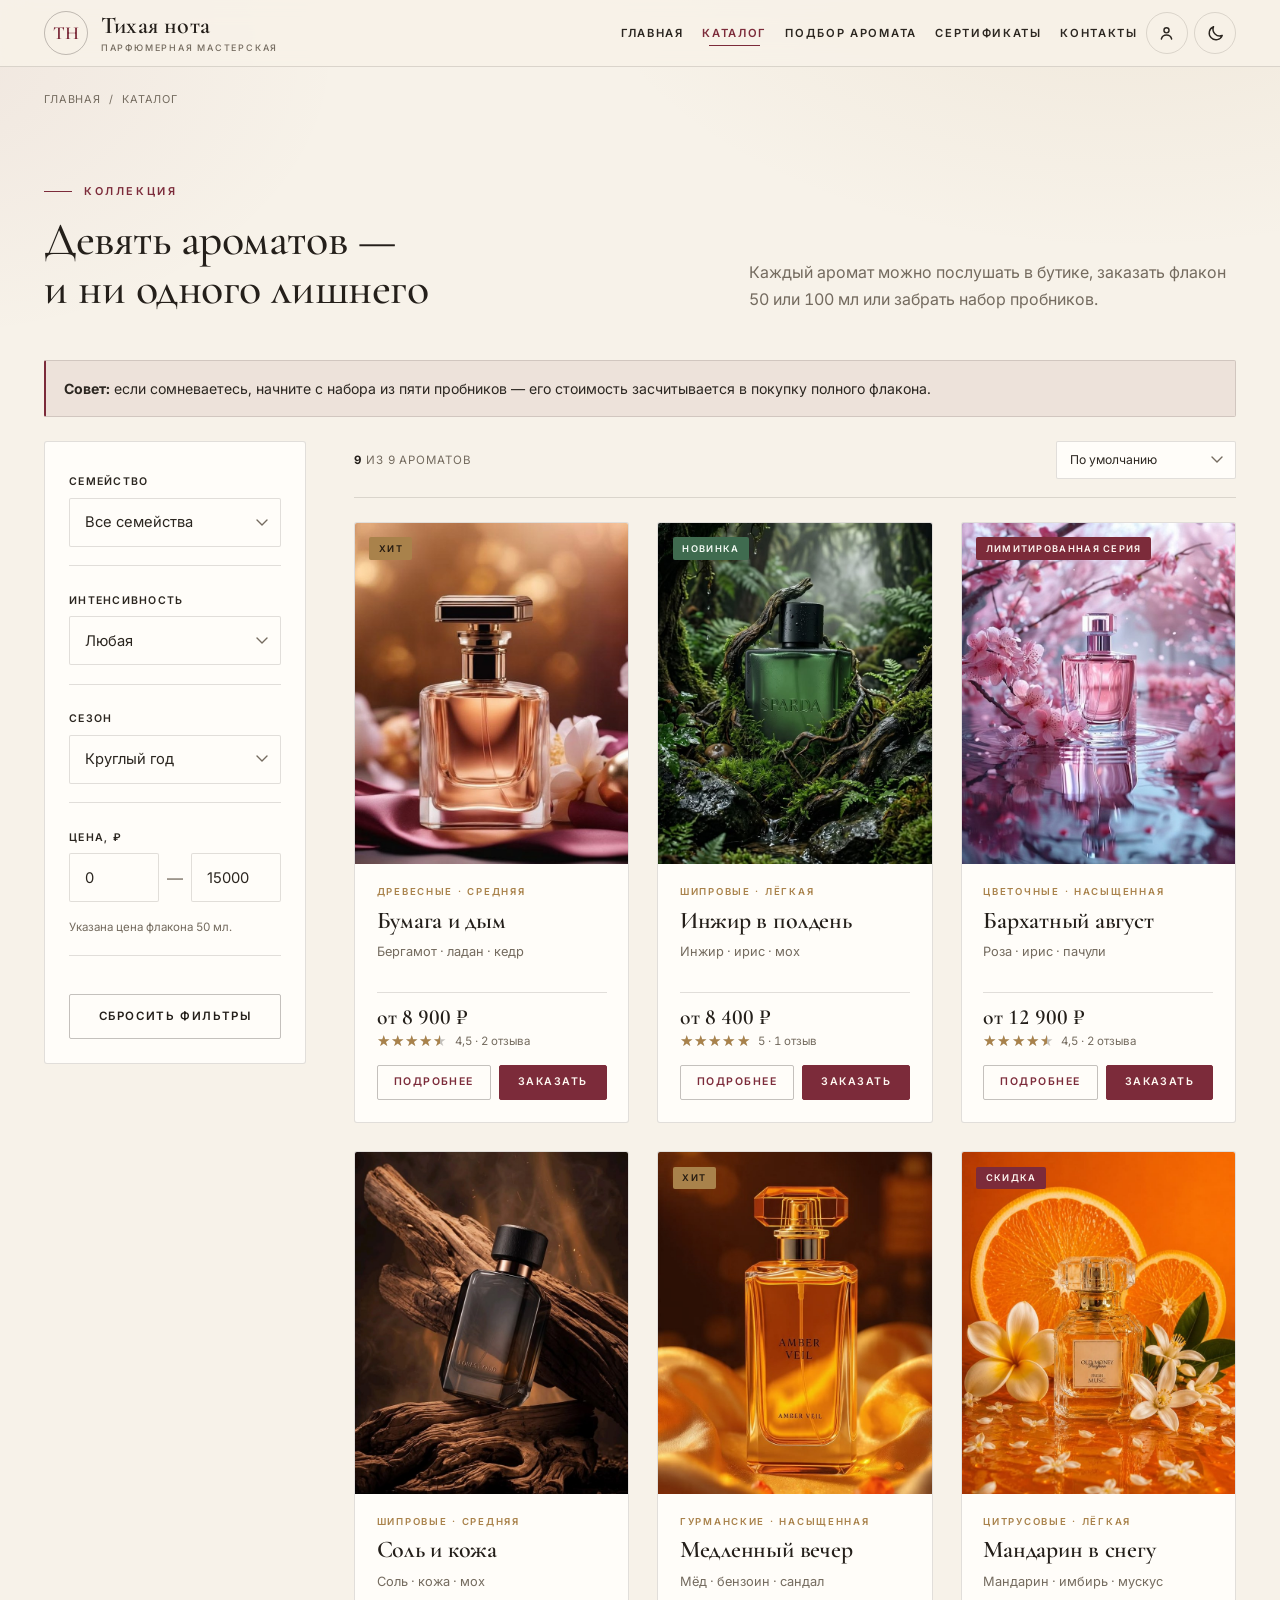
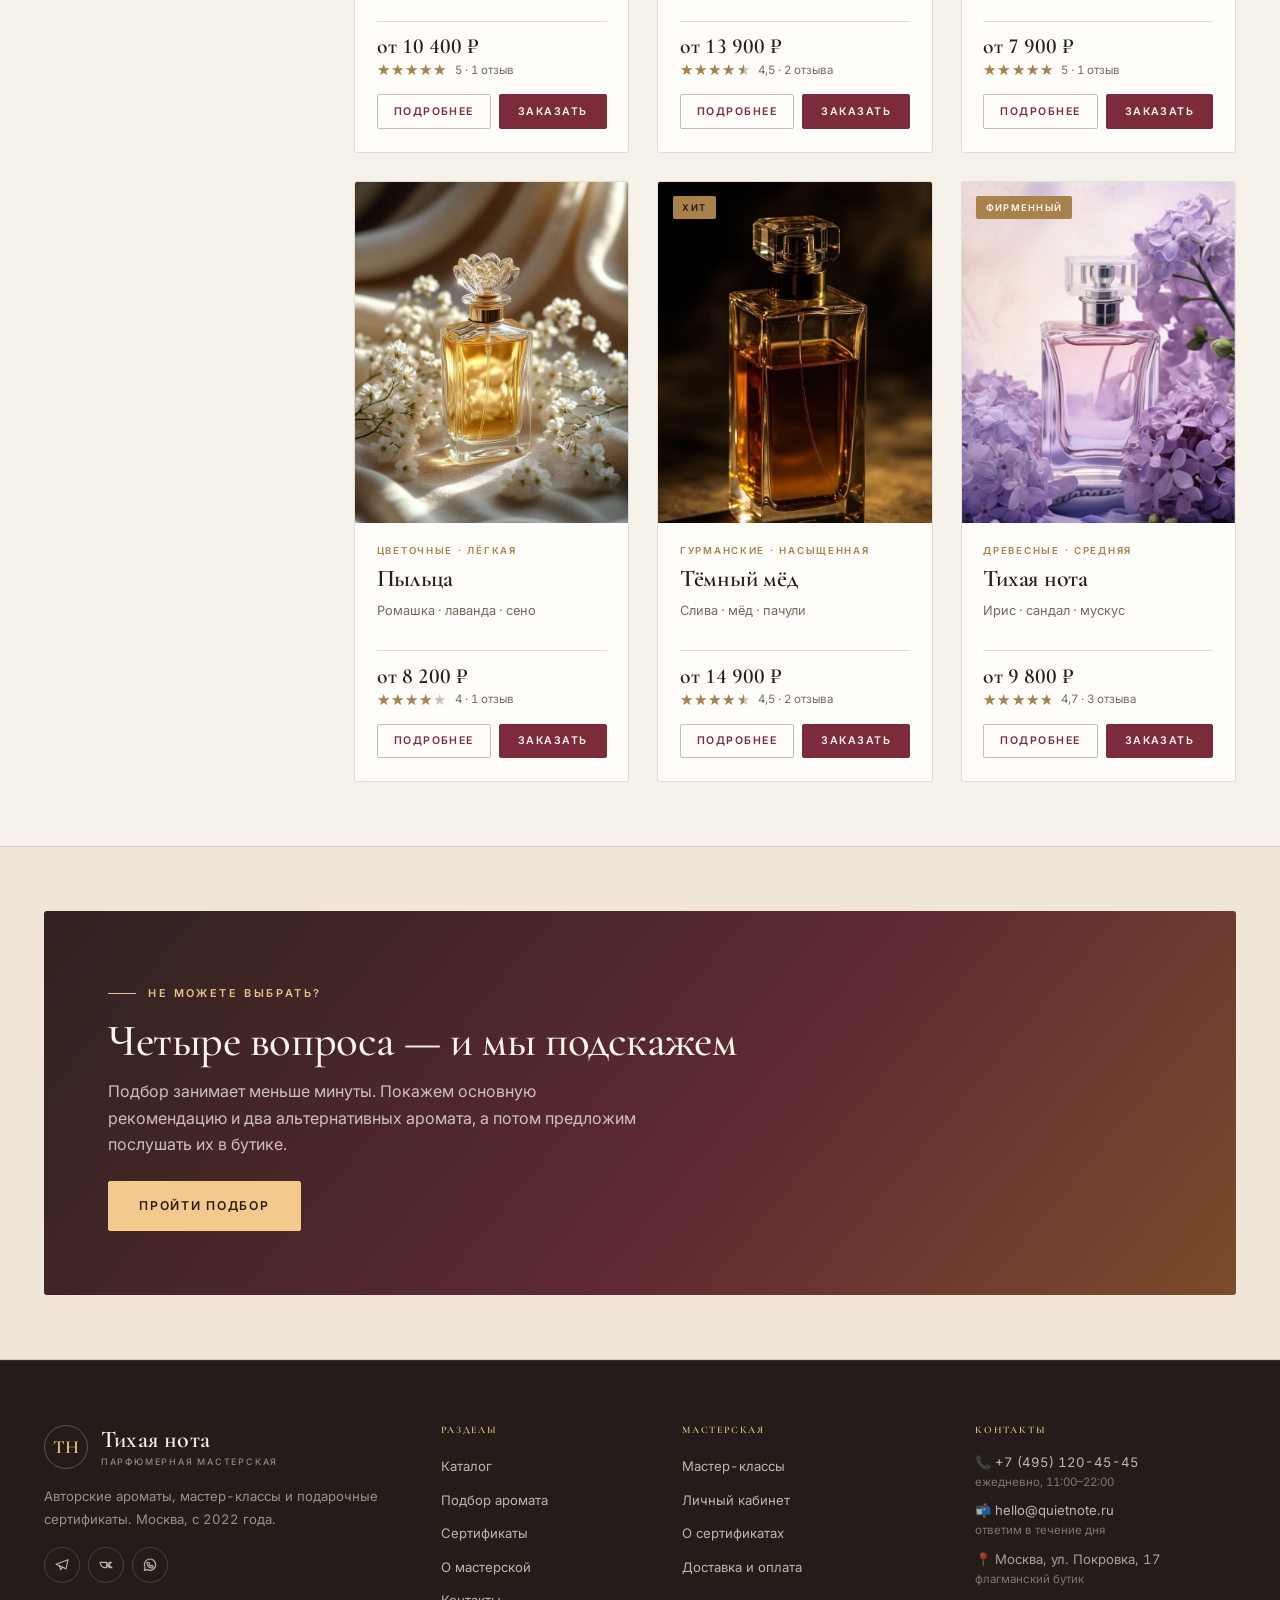
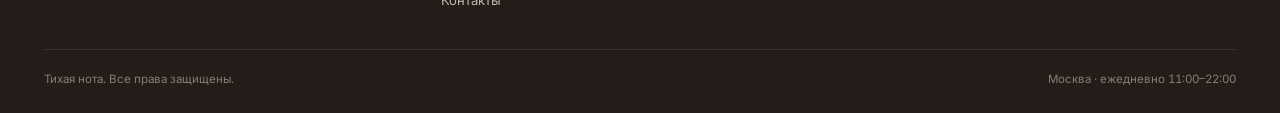
<file: catalog.html>
<!DOCTYPE html>
<html lang="ru" data-bs-theme="light">
<head>
  <meta charset="UTF-8">
  <meta name="viewport" content="width=device-width, initial-scale=1.0">
  <title>Каталог ароматов — Тихая нота</title>
  <meta name="description" content="Девять авторских ароматов «Тихой ноты»: древесные, цветочные, цитрусовые, гурманские и шипровые. Фильтры по семейству, интенсивности, сезону и цене.">
  <meta property="og:type" content="website">
  <meta property="og:title" content="Каталог ароматов — Тихая нота">
  <meta property="og:description" content="Девять авторских ароматов с фильтрами по семейству, интенсивности, сезону и цене.">
  <meta property="og:image" content="images/preview.jpg">
  <meta property="og:locale" content="ru_RU">
  <meta name="theme-color" content="#f7f2e9">
  <script>
    (function () {
      try {
        var savedTheme = localStorage.getItem('tn_theme');
        if (savedTheme === 'light' || savedTheme === 'dark') {
          document.documentElement.setAttribute('data-bs-theme', savedTheme);
        }
      } catch (error) { /* localStorage недоступен */ }
    })();
  </script>
  <link rel="icon" href="images/favicon.svg" type="image/svg+xml">
  <link rel="preconnect" href="https://fonts.googleapis.com">
  <link rel="preconnect" href="https://fonts.gstatic.com" crossorigin>
  <link href="https://fonts.googleapis.com/css2?family=Cormorant+Garamond:ital,wght@0,400;0,500;0,600;0,700;1,400;1,500&family=Inter:wght@300;400;500;600;700&display=swap" rel="stylesheet">
  <link href="vendor/bootstrap/css/bootstrap.min.css" rel="stylesheet">
  <link rel="stylesheet" href="css/custom.css">
</head>
<body>

  <a class="skip-link" href="#main">Перейти к содержимому</a>

  <header class="site-header">
    <nav class="navbar navbar-expand-lg site-nav" aria-label="Основная навигация">
      <div class="container navbar-container">
        <a class="navbar-brand" href="index.html">
          <span class="brand-mark" aria-hidden="true">ТН</span>
          <span class="brand-text">
            <span class="brand-name">Тихая нота</span>
            <span class="brand-tagline">Парфюмерная мастерская</span>
          </span>
        </a>
        <div class="collapse navbar-collapse" id="mainNavbar">
          <ul class="navbar-nav ms-auto">
            <li class="nav-item"><a class="nav-link" href="index.html">Главная</a></li>
            <li class="nav-item"><a class="nav-link active" aria-current="page" href="catalog.html">Каталог</a></li>
            <li class="nav-item"><a class="nav-link" href="quiz.html">Подбор аромата</a></li>
            <li class="nav-item"><a class="nav-link" href="certificates.html">Сертификаты</a></li>
            <li class="nav-item"><a class="nav-link" href="contacts.html">Контакты</a></li>
          </ul>
        </div>
        <div class="nav-actions">
          <a class="nav-icon-link" href="account.html" aria-label="Личный кабинет" title="Личный кабинет">
            <svg viewBox="0 0 24 24" fill="none" stroke="currentColor" stroke-width="1.8" stroke-linecap="round" stroke-linejoin="round" aria-hidden="true"><circle cx="12" cy="8" r="3.2"></circle><path d="M5.5 19c.8-3.2 3.3-5 6.5-5s5.7 1.8 6.5 5"></path></svg>
          </a>
          <button class="theme-toggle" id="themeToggle" type="button" aria-label="Включить тёмную тему" aria-pressed="false" title="Включить тёмную тему">
            <span class="theme-toggle__icon theme-toggle__sun" aria-hidden="true">
              <svg viewBox="0 0 24 24" fill="none" stroke="currentColor" stroke-width="1.8" stroke-linecap="round" stroke-linejoin="round"><circle cx="12" cy="12" r="4"></circle><path d="M12 2v2M12 20v2M4.9 4.9l1.4 1.4M17.7 17.7l1.4 1.4M2 12h2M20 12h2M4.9 19.1l1.4-1.4M17.7 6.3l1.4-1.4"></path></svg>
            </span>
            <span class="theme-toggle__icon theme-toggle__moon" aria-hidden="true">
              <svg viewBox="0 0 24 24" fill="none" stroke="currentColor" stroke-width="1.8" stroke-linecap="round" stroke-linejoin="round"><path d="M20.5 14.5A8.5 8.5 0 0 1 9.5 3.5a8.5 8.5 0 1 0 11 11Z"></path></svg>
            </span>
          </button>
          <button class="navbar-toggler" type="button" data-bs-toggle="collapse" data-bs-target="#mainNavbar" aria-controls="mainNavbar" aria-expanded="false" aria-label="Переключить навигацию">
            <span class="navbar-toggler-icon"><span class="menu-line"></span></span>
          </button>
        </div>
      </div>
    </nav>
  </header>

  <main id="main">

    <div class="page-top">
      <div class="container">
        <nav aria-label="Хлебные крошки">
          <ol class="breadcrumb">
            <li class="breadcrumb-item"><a href="index.html">Главная</a></li>
            <li class="breadcrumb-item active" aria-current="page">Каталог</li>
          </ol>
        </nav>
      </div>
    </div>

    <section class="section">
      <div class="container">
        <div class="row align-items-end g-3 mb-4 mb-lg-5">
          <div class="col-12 col-lg-7">
            <span class="eyebrow">Коллекция</span>
            <h1 class="section-title">Девять ароматов —<br>и ни одного лишнего</h1>
          </div>
          <div class="col-12 col-lg-5">
            <p class="section-lead mb-0">Каждый аромат можно послушать в бутике, заказать флакон 50 или 100 мл или забрать набор пробников.</p>
          </div>
        </div>

        <div class="alert alert-info mb-4" role="note">
          <strong>Совет:</strong> если сомневаетесь, начните с набора из пяти пробников — его стоимость засчитывается в покупку полного флакона.
        </div>

        <div class="catalog-layout row g-4 g-lg-5">

          <!-- Фильтры: на десктопе колонка, на мобильном — offcanvas -->
          <div class="col-12 col-lg-3">
            <aside class="filters offcanvas-lg offcanvas-start" tabindex="-1" id="catalogFilters" aria-labelledby="filtersTitle">
              <div class="offcanvas-header">
                <h2 class="filters__title" id="filtersTitle">Фильтры</h2>
                <button type="button" class="btn-close" data-bs-dismiss="offcanvas" data-bs-target="#catalogFilters" aria-label="Закрыть фильтры"></button>
              </div>
              <div class="offcanvas-body">
                <div class="filters__group">
                  <label class="form-label" for="filterFamily">Семейство</label>
                  <select class="form-select" id="filterFamily">
                    <option value="all">Все семейства</option>
                    <option value="woody">Древесные</option>
                    <option value="floral">Цветочные</option>
                    <option value="citrus">Цитрусовые</option>
                    <option value="gourmand">Гурманские</option>
                    <option value="chypre">Шипровые</option>
                  </select>
                </div>

                <div class="filters__group">
                  <label class="form-label" for="filterIntensity">Интенсивность</label>
                  <select class="form-select" id="filterIntensity">
                    <option value="all">Любая</option>
                    <option value="light">Лёгкая</option>
                    <option value="medium">Средняя</option>
                    <option value="rich">Насыщенная</option>
                  </select>
                </div>

                <div class="filters__group">
                  <label class="form-label" for="filterSeason">Сезон</label>
                  <select class="form-select" id="filterSeason">
                    <option value="all">Круглый год</option>
                    <option value="spring">Весна</option>
                    <option value="summer">Лето</option>
                    <option value="autumn">Осень</option>
                    <option value="winter">Зима</option>
                  </select>
                </div>

                <div class="filters__group">
                  <label class="form-label" for="filterPriceMin">Цена, ₽</label>
                  <div class="filters__price">
                    <input class="form-control" id="filterPriceMin" type="number" min="0" max="15000" step="100" value="0" inputmode="numeric" aria-label="Минимальная цена">
                    <span>—</span>
                    <input class="form-control" id="filterPriceMax" type="number" min="0" max="15000" step="100" value="15000" inputmode="numeric" aria-label="Максимальная цена">
                  </div>
                  <p class="filters__hint">Указана цена флакона 50 мл.</p>
                </div>

                <div class="filters__actions">
                  <button class="btn btn-primary d-lg-none" id="filtersApply" type="button">Показать ароматы</button>
                  <button class="btn btn-secondary" id="filterReset" type="button">Сбросить фильтры</button>
                </div>
              </div>
            </aside>
          </div>

          <!-- Каталог -->
          <div class="col-12 col-lg-9">

            <div class="catalog-toolbar">
              <div class="d-flex align-items-center gap-3">
                <button class="btn btn-outline-primary filters-toggle" type="button" data-bs-toggle="offcanvas" data-bs-target="#catalogFilters" aria-controls="catalogFilters">
                  <svg class="btn-icon" viewBox="0 0 16 16" fill="none" stroke="currentColor" stroke-width="1.4" stroke-linecap="round" aria-hidden="true"><path d="M2 4h12M4 8h8M6 12h4"/></svg>
                  Фильтры
                  <span class="filters-toggle__count" id="filtersCount" hidden>0</span>
                </button>
                <span class="catalog-toolbar__count" id="catalogCount" aria-live="polite"><strong>9</strong> из 9 ароматов</span>
              </div>
              <div class="catalog-toolbar__right">
                <label class="visually-hidden" for="catalogSort">Сортировка</label>
                <select class="form-select" id="catalogSort">
                  <option value="default">По умолчанию</option>
                  <option value="price-asc">Сначала дешевле</option>
                  <option value="price-desc">Сначала дороже</option>
                  <option value="title">По названию</option>
                </select>
              </div>
            </div>

            <div class="filter-chips" id="filterChips" hidden></div>

            <div class="products-grid products-grid--catalog" id="catalogGrid">

              <article class="product-card" data-perfume data-family="woody" data-intensity="medium" data-seasons="autumn winter" data-price="8900" data-title="Бумага и дым">
                <a class="product-card__media" href="product.html?id=paper-smoke" aria-label="Аромат «Бумага и дым»">
                  <img src="images/perfume-1.jpg" alt="Аромат «Бумага и дым»" width="400" height="500" loading="lazy">
                  <span class="badge bg-warning product-card__badge">Хит</span>
                </a>
                <div class="product-card__body">
                  <p class="product-card__family">Древесные · средняя</p>
                  <h2 class="product-card__title"><a href="product.html?id=paper-smoke">Бумага и дым</a></h2>
                  <p class="product-card__notes">Бергамот · ладан · кедр</p>
                  <div class="product-card__meta">
                    <span class="product-card__price">от 8 900 ₽</span>
                    <span class="rating" data-rating-for="paper-smoke"></span>
                  </div>
                  <div class="product-card__actions">
                    <a class="btn btn-outline-primary btn-sm" href="product.html?id=paper-smoke">Подробнее</a>
                    <button class="btn btn-primary btn-sm" type="button" data-order-perfume="paper-smoke" data-volume="50" data-price="8900">Заказать</button>
                  </div>
                </div>
              </article>

              <article class="product-card" data-perfume data-family="chypre" data-intensity="light" data-seasons="spring summer" data-price="8400" data-title="Инжир в полдень">
                <a class="product-card__media" href="product.html?id=fig-noon" aria-label="Аромат «Инжир в полдень»">
                  <img src="images/perfume-2.jpg" alt="Аромат «Инжир в полдень»" width="400" height="500" loading="lazy">
                  <span class="badge bg-success product-card__badge">Новинка</span>
                </a>
                <div class="product-card__body">
                  <p class="product-card__family">Шипровые · лёгкая</p>
                  <h2 class="product-card__title"><a href="product.html?id=fig-noon">Инжир в полдень</a></h2>
                  <p class="product-card__notes">Инжир · ирис · мох</p>
                  <div class="product-card__meta">
                    <span class="product-card__price">от 8 400 ₽</span>
                    <span class="rating" data-rating-for="fig-noon"></span>
                  </div>
                  <div class="product-card__actions">
                    <a class="btn btn-outline-primary btn-sm" href="product.html?id=fig-noon">Подробнее</a>
                    <button class="btn btn-primary btn-sm" type="button" data-order-perfume="fig-noon" data-volume="50" data-price="8400">Заказать</button>
                  </div>
                </div>
              </article>

              <article class="product-card" data-perfume data-family="floral" data-intensity="rich" data-seasons="summer autumn" data-price="12900" data-title="Бархатный август">
                <a class="product-card__media" href="product.html?id=velvet-august" aria-label="Аромат «Бархатный август»">
                  <img src="images/perfume-3.jpg" alt="Аромат «Бархатный август»" width="400" height="500" loading="lazy">
                  <span class="badge bg-danger product-card__badge">Лимитированная серия</span>
                </a>
                <div class="product-card__body">
                  <p class="product-card__family">Цветочные · насыщенная</p>
                  <h2 class="product-card__title"><a href="product.html?id=velvet-august">Бархатный август</a></h2>
                  <p class="product-card__notes">Роза · ирис · пачули</p>
                  <div class="product-card__meta">
                    <span class="product-card__price">от 12 900 ₽</span>
                    <span class="rating" data-rating-for="velvet-august"></span>
                  </div>
                  <div class="product-card__actions">
                    <a class="btn btn-outline-primary btn-sm" href="product.html?id=velvet-august">Подробнее</a>
                    <button class="btn btn-primary btn-sm" type="button" data-order-perfume="velvet-august" data-volume="50" data-price="12900">Заказать</button>
                  </div>
                </div>
              </article>

              <article class="product-card" data-perfume data-family="chypre" data-intensity="medium" data-seasons="spring autumn" data-price="10400" data-title="Соль и кожа">
                <a class="product-card__media" href="product.html?id=salt-leather" aria-label="Аромат «Соль и кожа»">
                  <img src="images/perfume-4.jpg" alt="Аромат «Соль и кожа»" width="400" height="500" loading="lazy">
                </a>
                <div class="product-card__body">
                  <p class="product-card__family">Шипровые · средняя</p>
                  <h2 class="product-card__title"><a href="product.html?id=salt-leather">Соль и кожа</a></h2>
                  <p class="product-card__notes">Соль · кожа · мох</p>
                  <div class="product-card__meta">
                    <span class="product-card__price">от 10 400 ₽</span>
                    <span class="rating" data-rating-for="salt-leather"></span>
                  </div>
                  <div class="product-card__actions">
                    <a class="btn btn-outline-primary btn-sm" href="product.html?id=salt-leather">Подробнее</a>
                    <button class="btn btn-primary btn-sm" type="button" data-order-perfume="salt-leather" data-volume="50" data-price="10400">Заказать</button>
                  </div>
                </div>
              </article>

              <article class="product-card" data-perfume data-family="gourmand" data-intensity="rich" data-seasons="autumn winter" data-price="13900" data-title="Медленный вечер">
                <a class="product-card__media" href="product.html?id=slow-evening" aria-label="Аромат «Медленный вечер»">
                  <img src="images/perfume-5.jpg" alt="Аромат «Медленный вечер»" width="400" height="500" loading="lazy">
                  <span class="badge bg-warning product-card__badge">Хит</span>
                </a>
                <div class="product-card__body">
                  <p class="product-card__family">Гурманские · насыщенная</p>
                  <h2 class="product-card__title"><a href="product.html?id=slow-evening">Медленный вечер</a></h2>
                  <p class="product-card__notes">Мёд · бензоин · сандал</p>
                  <div class="product-card__meta">
                    <span class="product-card__price">от 13 900 ₽</span>
                    <span class="rating" data-rating-for="slow-evening"></span>
                  </div>
                  <div class="product-card__actions">
                    <a class="btn btn-outline-primary btn-sm" href="product.html?id=slow-evening">Подробнее</a>
                    <button class="btn btn-primary btn-sm" type="button" data-order-perfume="slow-evening" data-volume="50" data-price="13900">Заказать</button>
                  </div>
                </div>
              </article>

              <article class="product-card" data-perfume data-family="citrus" data-intensity="light" data-seasons="winter spring" data-price="7900" data-title="Мандарин в снегу">
                <a class="product-card__media" href="product.html?id=mandarin-snow" aria-label="Аромат «Мандарин в снегу»">
                  <img src="images/perfume-6.jpg" alt="Аромат «Мандарин в снегу»" width="400" height="500" loading="lazy">
                  <span class="badge bg-danger product-card__badge">Скидка</span>
                </a>
                <div class="product-card__body">
                  <p class="product-card__family">Цитрусовые · лёгкая</p>
                  <h2 class="product-card__title"><a href="product.html?id=mandarin-snow">Мандарин в снегу</a></h2>
                  <p class="product-card__notes">Мандарин · имбирь · мускус</p>
                  <div class="product-card__meta">
                    <span class="product-card__price">от 7 900 ₽</span>
                    <span class="rating" data-rating-for="mandarin-snow"></span>
                  </div>
                  <div class="product-card__actions">
                    <a class="btn btn-outline-primary btn-sm" href="product.html?id=mandarin-snow">Подробнее</a>
                    <button class="btn btn-primary btn-sm" type="button" data-order-perfume="mandarin-snow" data-volume="50" data-price="7900">Заказать</button>
                  </div>
                </div>
              </article>

              <article class="product-card" data-perfume data-family="floral" data-intensity="light" data-seasons="spring summer" data-price="8200" data-title="Пыльца">
                <a class="product-card__media" href="product.html?id=pollen" aria-label="Аромат «Пыльца»">
                  <img src="images/perfume-7.jpg" alt="Аромат «Пыльца»" width="400" height="500" loading="lazy">
                </a>
                <div class="product-card__body">
                  <p class="product-card__family">Цветочные · лёгкая</p>
                  <h2 class="product-card__title"><a href="product.html?id=pollen">Пыльца</a></h2>
                  <p class="product-card__notes">Ромашка · лаванда · сено</p>
                  <div class="product-card__meta">
                    <span class="product-card__price">от 8 200 ₽</span>
                    <span class="rating" data-rating-for="pollen"></span>
                  </div>
                  <div class="product-card__actions">
                    <a class="btn btn-outline-primary btn-sm" href="product.html?id=pollen">Подробнее</a>
                    <button class="btn btn-primary btn-sm" type="button" data-order-perfume="pollen" data-volume="50" data-price="8200">Заказать</button>
                  </div>
                </div>
              </article>

              <article class="product-card" data-perfume data-family="gourmand" data-intensity="rich" data-seasons="autumn winter" data-price="14900" data-title="Тёмный мёд">
                <a class="product-card__media" href="product.html?id=dark-honey" aria-label="Аромат «Тёмный мёд»">
                  <img src="images/perfume-8.jpg" alt="Аромат «Тёмный мёд»" width="400" height="500" loading="lazy">
                  <span class="badge bg-warning product-card__badge">Хит</span>
                </a>
                <div class="product-card__body">
                  <p class="product-card__family">Гурманские · насыщенная</p>
                  <h2 class="product-card__title"><a href="product.html?id=dark-honey">Тёмный мёд</a></h2>
                  <p class="product-card__notes">Слива · мёд · пачули</p>
                  <div class="product-card__meta">
                    <span class="product-card__price">от 14 900 ₽</span>
                    <span class="rating" data-rating-for="dark-honey"></span>
                  </div>
                  <div class="product-card__actions">
                    <a class="btn btn-outline-primary btn-sm" href="product.html?id=dark-honey">Подробнее</a>
                    <button class="btn btn-primary btn-sm" type="button" data-order-perfume="dark-honey" data-volume="50" data-price="14900">Заказать</button>
                  </div>
                </div>
              </article>

              <article class="product-card" data-perfume data-family="woody" data-intensity="medium" data-seasons="spring summer autumn winter" data-price="9800" data-title="Тихая нота">
                <a class="product-card__media" href="product.html?id=quiet-note" aria-label="Аромат «Тихая нота»">
                  <img src="images/perfume-9.jpg" alt="Аромат «Тихая нота»" width="400" height="500" loading="lazy">
                  <span class="badge bg-info product-card__badge">Фирменный</span>
                </a>
                <div class="product-card__body">
                  <p class="product-card__family">Древесные · средняя</p>
                  <h2 class="product-card__title"><a href="product.html?id=quiet-note">Тихая нота</a></h2>
                  <p class="product-card__notes">Ирис · сандал · мускус</p>
                  <div class="product-card__meta">
                    <span class="product-card__price">от 9 800 ₽</span>
                    <span class="rating" data-rating-for="quiet-note"></span>
                  </div>
                  <div class="product-card__actions">
                    <a class="btn btn-outline-primary btn-sm" href="product.html?id=quiet-note">Подробнее</a>
                    <button class="btn btn-primary btn-sm" type="button" data-order-perfume="quiet-note" data-volume="50" data-price="9800">Заказать</button>
                  </div>
                </div>
              </article>

            </div>

            <div class="catalog-empty" id="catalogEmpty" hidden>
              <h3>Ничего не нашлось</h3>
              <p>Попробуйте изменить фильтры: возможно, подходящий аромат просто спрятался.</p>
              <a class="btn btn-outline-primary" href="catalog.html">Сбросить фильтры</a>
            </div>

          </div>
        </div>
      </div>
    </section>

    <section class="section section--soft">
      <div class="container">
        <div class="cta-band" data-reveal>
          <span class="eyebrow" style="color:#e8c08a;">Не можете выбрать?</span>
          <h2>Четыре вопроса — и мы подскажем</h2>
          <p>Подбор занимает меньше минуты. Покажем основную рекомендацию и два альтернативных аромата, а потом предложим послушать их в бутике.</p>
          <a class="btn btn-primary btn-lg" href="quiz.html">Пройти подбор</a>
        </div>
      </div>
    </section>

  </main>

  <footer class="site-footer">
    <div class="container">
      <div class="footer-grid">
        <div class="footer-brand">
          <a class="navbar-brand" href="index.html">
            <span class="brand-mark" aria-hidden="true">ТН</span>
            <span class="brand-text">
              <span class="brand-name">Тихая нота</span>
              <span class="brand-tagline">Парфюмерная мастерская</span>
            </span>
          </a>
          <p>Авторские ароматы, мастер-классы и подарочные сертификаты. Москва, с 2022 года.</p>
          <div class="footer-socials">
            <a href="#" aria-label="Telegram"><svg viewBox="0 0 24 24" fill="none" stroke="currentColor" stroke-width="1.7" stroke-linecap="round" stroke-linejoin="round" aria-hidden="true"><path d="M21 4 3 11l5 2 2 6 3-4 5 3 3-14Z"/><path d="m8 13 4 2"/></svg></a>
            <a href="#" aria-label="VK"><svg viewBox="0 0 24 24" fill="none" stroke="currentColor" stroke-width="1.7" stroke-linecap="round" stroke-linejoin="round" aria-hidden="true"><path d="M3 8c1 5 4 8 8 8h2v-4c2 2 3 3 5 4h3c-2-1-5-4-5-4s2-2 4-4h-3c-1 1-3 3-4 4V8H3Z"/></svg></a>
            <a href="#" aria-label="WhatsApp"><svg viewBox="0 0 24 24" fill="none" stroke="currentColor" stroke-width="1.7" stroke-linecap="round" stroke-linejoin="round" aria-hidden="true"><path d="M20.5 11.5a8.5 8.5 0 0 1-12.6 7.4L3.5 20l1.1-4.3A8.5 8.5 0 1 1 20.5 11.5Z"/><path d="M8.8 8.4c.3-.6.7-.6 1-.6h.4c.2 0 .4.1.5.4l.7 1.6c.1.2 0 .4-.1.6l-.5.6c-.1.2-.2.3 0 .6.5.9 1.2 1.6 2.1 2 .3.1.4.1.6-.1l.7-.8c.2-.2.4-.2.6-.1l1.6.8c.2.1.3.2.3.4 0 .3 0 1.1-.5 1.7-.5.6-1.3 1-2.1 1-1.7 0-4.1-1.4-5.5-3.6-.9-1.4-1.2-2.6-1.1-3.4 0-.4.1-.8.3-1.1Z"/></svg></a>
          </div>
        </div>
        <div>
          <h2 class="footer-title">Разделы</h2>
          <ul class="footer-nav">
            <li><a href="catalog.html">Каталог</a></li>
            <li><a href="quiz.html">Подбор аромата</a></li>
            <li><a href="certificates.html">Сертификаты</a></li>
            <li><a href="about.html">О мастерской</a></li>
            <li><a href="contacts.html">Контакты</a></li>
          </ul>
        </div>
        <div>
          <h2 class="footer-title">Мастерская</h2>
          <ul class="footer-nav">
            <li><a href="order.html">Мастер-классы</a></li>
            <li><a href="account.html">Личный кабинет</a></li>
            <li><a href="certificates.html#faq">О сертификатах</a></li>
            <li><a href="index.html#faqTitle">Доставка и оплата</a></li>
          </ul>
        </div>
        <div>
          <h2 class="footer-title">Контакты</h2>
          <ul class="footer-contact">
            <li><a href="tel:+74951204545">📞 +7 (495) 120-45-45</a><span>ежедневно, 11:00–22:00</span></li>
            <li><a href="mailto:hello@quietnote.ru">📬 hello@quietnote.ru</a><span>ответим в течение дня</span></li>
            <li>📍 Москва, ул. Покровка, 17<span>флагманский бутик</span></li>
          </ul>
        </div>
      </div>
      <div class="footer-bottom">
        <span>Тихая нота. Все права защищены.</span>
        <span>Москва · ежедневно 11:00–22:00</span>
      </div>
    </div>
  </footer>

  <nav class="mobile-nav" aria-label="Мобильная навигация">
    <a href="index.html">
      <svg viewBox="0 0 24 24" fill="none" stroke="currentColor" stroke-width="1.8" stroke-linecap="round" stroke-linejoin="round" aria-hidden="true"><path d="M4 10.5 12 4l8 6.5V20H4v-9.5Z"/><path d="M9.5 20v-5h5v5"/></svg>
      <span>Главная</span>
    </a>
    <a href="catalog.html" class="active" aria-current="page">
      <svg viewBox="0 0 24 24" fill="none" stroke="currentColor" stroke-width="1.8" stroke-linecap="round" stroke-linejoin="round" aria-hidden="true"><rect x="3.5" y="3.5" width="7" height="7"/><rect x="13.5" y="3.5" width="7" height="7"/><rect x="3.5" y="13.5" width="7" height="7"/><rect x="13.5" y="13.5" width="7" height="7"/></svg>
      <span>Каталог</span>
    </a>
    <a href="quiz.html">
      <svg viewBox="0 0 24 24" fill="none" stroke="currentColor" stroke-width="1.8" stroke-linecap="round" stroke-linejoin="round" aria-hidden="true"><path d="M12 3v3M12 18v3M4.2 7.2l2.1 2.1M17.7 14.7l2.1 2.1M3 12h3M18 12h3M4.2 16.8l2.1-2.1M17.7 9.3l2.1-2.1"/><circle cx="12" cy="12" r="3"/></svg>
      <span>Подбор</span>
    </a>
    <a href="account.html">
      <svg viewBox="0 0 24 24" fill="none" stroke="currentColor" stroke-width="1.8" stroke-linecap="round" stroke-linejoin="round" aria-hidden="true"><circle cx="12" cy="8" r="3.2"/><path d="M5.5 19c.8-3.2 3.3-5 6.5-5s5.7 1.8 6.5 5"/></svg>
      <span>Кабинет</span>
    </a>
  </nav>

  <button class="scroll-top" id="scrollTop" type="button" aria-label="Наверх">
    <span class="scroll-top__icon" aria-hidden="true">🌸</span>
  </button>

  <div class="modal fade" id="orderModal" tabindex="-1" aria-labelledby="orderModalTitle" aria-hidden="true">
    <div class="modal-dialog modal-dialog-centered">
      <div class="modal-content">
        <div class="modal-header">
          <h2 class="modal-title" id="orderModalTitle">Оформление заказа</h2>
          <button type="button" class="btn-close" data-bs-dismiss="modal" aria-label="Закрыть"></button>
        </div>
        <div class="modal-body">
          <div id="orderProduct" class="order-product"></div>
          <div class="success-message" id="orderSuccess">
            Заказ <strong id="orderNumber"></strong> принят. Мы свяжемся с вами, чтобы подтвердить объём и доставку.
            Следить за статусом можно в <a href="account.html">личном кабинете</a>.
          </div>
          <form id="orderForm" novalidate>
            <input type="hidden" id="orderPerfumeId" name="perfume">
            <input type="hidden" id="orderVolume" name="volume">
            <input type="hidden" id="orderPrice" name="price">
            <div class="mb-3">
              <label class="form-label" for="orderName">Имя</label>
              <input class="form-control" id="orderName" name="name" type="text" autocomplete="given-name" placeholder="Как к вам обращаться" required>
              <div class="field-error" data-error-for="orderName"></div>
            </div>
            <div class="mb-3">
              <label class="form-label" for="orderPhone">Телефон</label>
              <input class="form-control" id="orderPhone" name="phone" type="tel" inputmode="tel" autocomplete="tel" placeholder="+7 (900) 000-00-00" required>
              <div class="field-error" data-error-for="orderPhone"></div>
            </div>
            <div class="mb-4">
              <label class="form-label" for="orderComment">Комментарий</label>
              <textarea class="form-control" id="orderComment" name="comment" rows="3" placeholder="Например, нужен пробник перед покупкой"></textarea>
            </div>
            <button class="btn btn-primary w-100" id="orderSubmit" type="submit">Подтвердить заказ</button>
            <p class="summary-note">Оплата при получении или в бутике. Отправим подтверждение по телефону.</p>
          </form>
        </div>
      </div>
    </div>
  </div>

  <script src="vendor/bootstrap/js/bootstrap.bundle.min.js"></script>
  <script src="js/data.js"></script>
  <script src="js/store.js"></script>
  <script src="js/theme.js"></script>
  <script src="js/ratings.js"></script>
  <script src="js/custom.js"></script>
  <script src="js/filter.js"></script>
</body>
</html>
</file>
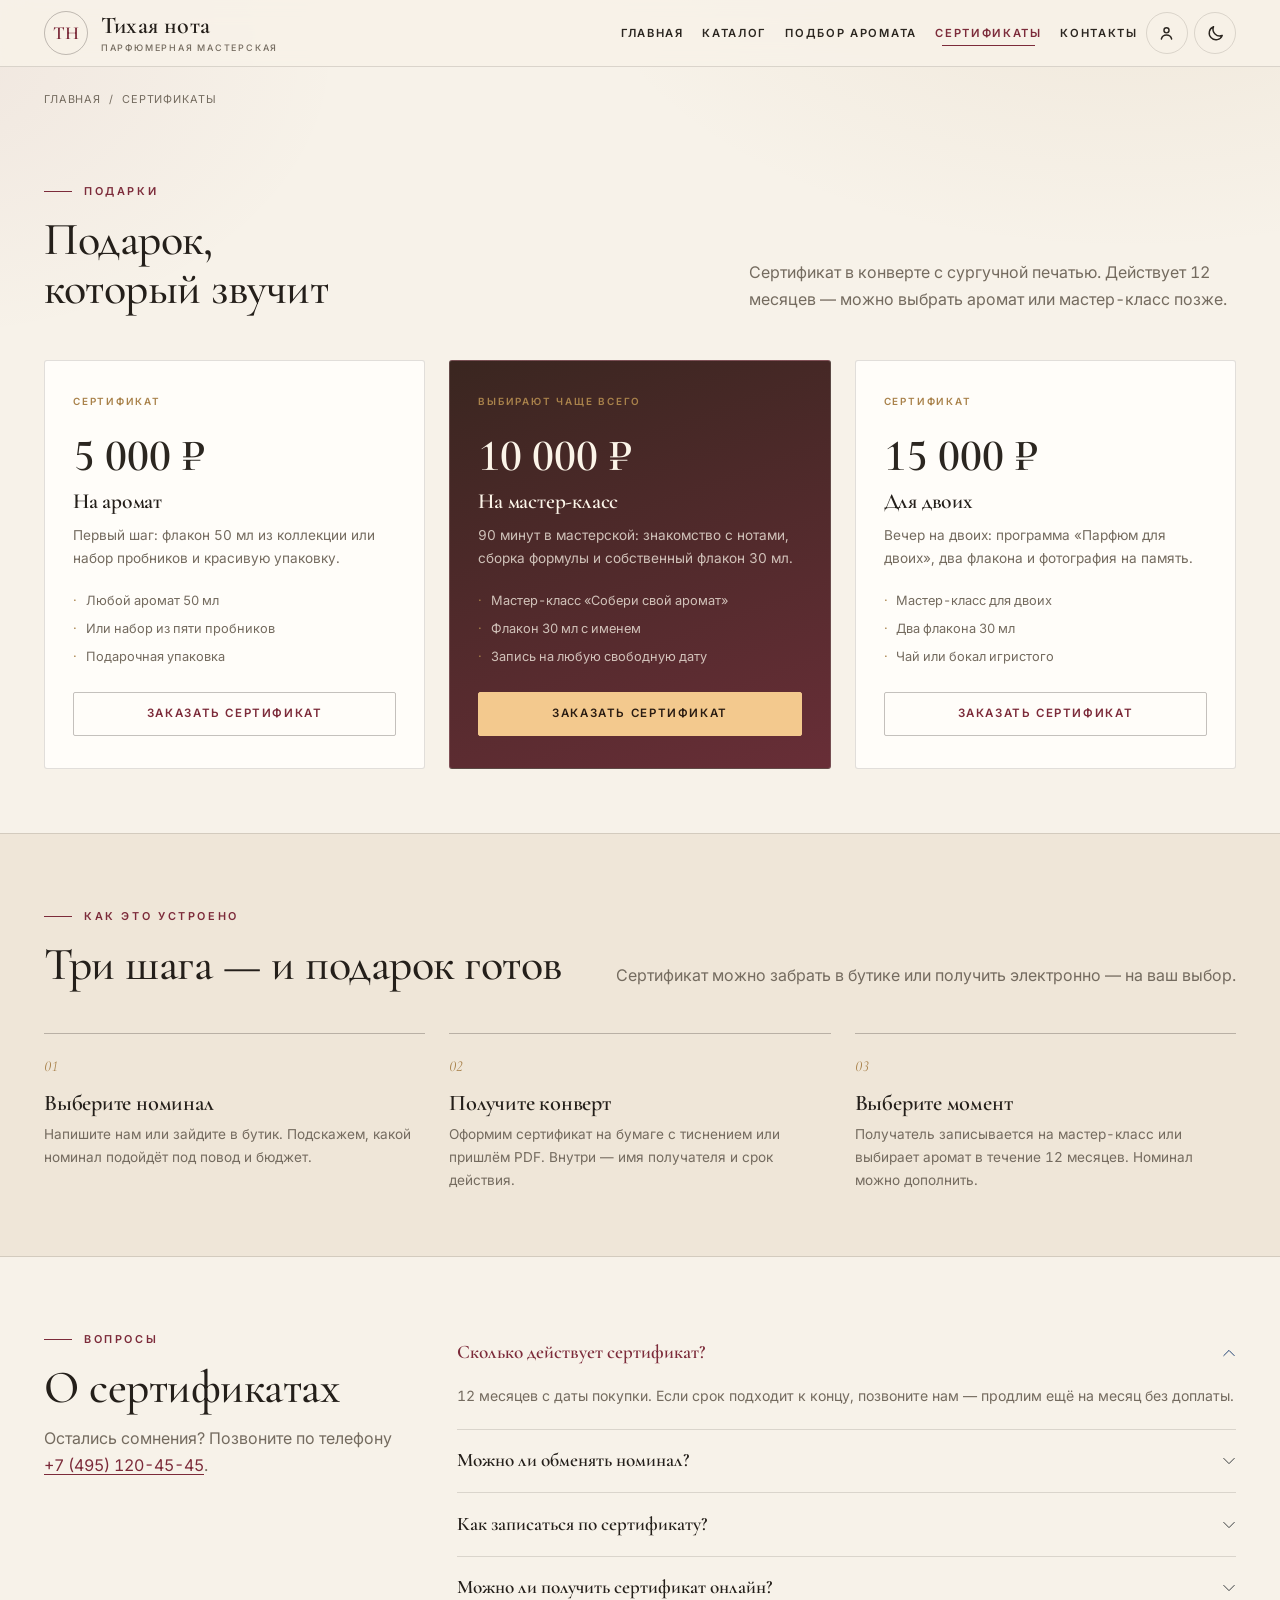
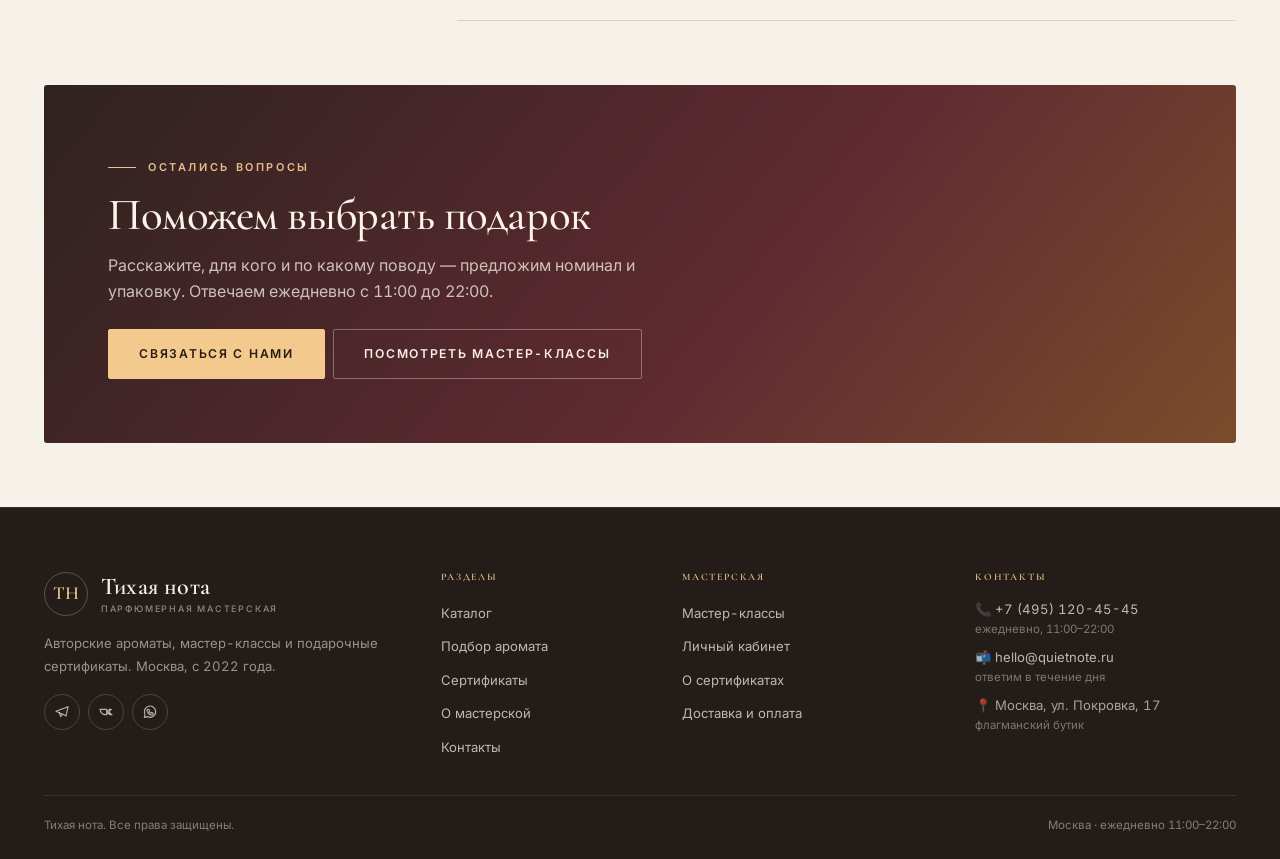
<file: certificates.html>
<!DOCTYPE html>
<html lang="ru" data-bs-theme="light">
<head>
  <meta charset="UTF-8">
  <meta name="viewport" content="width=device-width, initial-scale=1.0">
  <title>Подарочные сертификаты — Тихая нота</title>
  <meta name="description" content="Подарочные сертификаты «Тихой ноты» на аромат, мастер-класс или вечер для двоих. Действуют 12 месяцев, красиво упакованы.">
  <meta property="og:type" content="website">
  <meta property="og:title" content="Подарочные сертификаты — Тихая нота">
  <meta property="og:description" content="Аромат, мастер-класс или вечер для двоих — сертификат на впечатление.">
  <meta property="og:image" content="images/atelier.jpg">
  <meta property="og:locale" content="ru_RU">
  <meta name="theme-color" content="#f7f2e9">
  <script>
    (function () {
      try {
        var savedTheme = localStorage.getItem('tn_theme');
        if (savedTheme === 'light' || savedTheme === 'dark') {
          document.documentElement.setAttribute('data-bs-theme', savedTheme);
        }
      } catch (error) { /* localStorage недоступен */ }
    })();
  </script>
  <link rel="icon" href="images/favicon.svg" type="image/svg+xml">
  <link rel="preconnect" href="https://fonts.googleapis.com">
  <link rel="preconnect" href="https://fonts.gstatic.com" crossorigin>
  <link href="https://fonts.googleapis.com/css2?family=Cormorant+Garamond:ital,wght@0,400;0,500;0,600;0,700;1,400;1,500&family=Inter:wght@300;400;500;600;700&display=swap" rel="stylesheet">
  <link href="vendor/bootstrap/css/bootstrap.min.css" rel="stylesheet">
  <link rel="stylesheet" href="css/custom.css">
</head>
<body>

  <a class="skip-link" href="#main">Перейти к содержимому</a>

  <header class="site-header">
    <nav class="navbar navbar-expand-lg site-nav" aria-label="Основная навигация">
      <div class="container navbar-container">
        <a class="navbar-brand" href="index.html">
          <span class="brand-mark" aria-hidden="true">ТН</span>
          <span class="brand-text">
            <span class="brand-name">Тихая нота</span>
            <span class="brand-tagline">Парфюмерная мастерская</span>
          </span>
        </a>
        <div class="collapse navbar-collapse" id="mainNavbar">
          <ul class="navbar-nav ms-auto">
            <li class="nav-item"><a class="nav-link" href="index.html">Главная</a></li>
            <li class="nav-item"><a class="nav-link" href="catalog.html">Каталог</a></li>
            <li class="nav-item"><a class="nav-link" href="quiz.html">Подбор аромата</a></li>
            <li class="nav-item"><a class="nav-link active" aria-current="page" href="certificates.html">Сертификаты</a></li>
            <li class="nav-item"><a class="nav-link" href="contacts.html">Контакты</a></li>
          </ul>
        </div>
        <div class="nav-actions">
          <a class="nav-icon-link" href="account.html" aria-label="Личный кабинет" title="Личный кабинет">
            <svg viewBox="0 0 24 24" fill="none" stroke="currentColor" stroke-width="1.8" stroke-linecap="round" stroke-linejoin="round" aria-hidden="true"><circle cx="12" cy="8" r="3.2"></circle><path d="M5.5 19c.8-3.2 3.3-5 6.5-5s5.7 1.8 6.5 5"></path></svg>
          </a>
          <button class="theme-toggle" id="themeToggle" type="button" aria-label="Включить тёмную тему" aria-pressed="false" title="Включить тёмную тему">
            <span class="theme-toggle__icon theme-toggle__sun" aria-hidden="true">
              <svg viewBox="0 0 24 24" fill="none" stroke="currentColor" stroke-width="1.8" stroke-linecap="round" stroke-linejoin="round"><circle cx="12" cy="12" r="4"></circle><path d="M12 2v2M12 20v2M4.9 4.9l1.4 1.4M17.7 17.7l1.4 1.4M2 12h2M20 12h2M4.9 19.1l1.4-1.4M17.7 6.3l1.4-1.4"></path></svg>
            </span>
            <span class="theme-toggle__icon theme-toggle__moon" aria-hidden="true">
              <svg viewBox="0 0 24 24" fill="none" stroke="currentColor" stroke-width="1.8" stroke-linecap="round" stroke-linejoin="round"><path d="M20.5 14.5A8.5 8.5 0 0 1 9.5 3.5a8.5 8.5 0 1 0 11 11Z"></path></svg>
            </span>
          </button>
          <button class="navbar-toggler" type="button" data-bs-toggle="collapse" data-bs-target="#mainNavbar" aria-controls="mainNavbar" aria-expanded="false" aria-label="Переключить навигацию">
            <span class="navbar-toggler-icon"><span class="menu-line"></span></span>
          </button>
        </div>
      </div>
    </nav>
  </header>

  <main id="main">

    <div class="page-top">
      <div class="container">
        <nav aria-label="Хлебные крошки">
          <ol class="breadcrumb">
            <li class="breadcrumb-item"><a href="index.html">Главная</a></li>
            <li class="breadcrumb-item active" aria-current="page">Сертификаты</li>
          </ol>
        </nav>
      </div>
    </div>

    <section class="section">
      <div class="container">
        <div class="row align-items-end g-3 mb-4 mb-lg-5">
          <div class="col-12 col-lg-7">
            <span class="eyebrow">Подарки</span>
            <h1 class="section-title">Подарок,<br>который звучит</h1>
          </div>
          <div class="col-12 col-lg-5">
            <p class="section-lead mb-0">Сертификат в конверте с сургучной печатью. Действует 12 месяцев — можно выбрать аромат или мастер-класс позже.</p>
          </div>
        </div>

        <div class="cert-grid">
          <article class="cert-card" data-reveal>
            <span class="cert-card__label">Сертификат</span>
            <p class="cert-card__sum">5 000 ₽</p>
            <h2 class="cert-card__title">На аромат</h2>
            <p>Первый шаг: флакон 50 мл из коллекции или набор пробников и красивую упаковку.</p>
            <ul>
              <li>Любой аромат 50 мл</li>
              <li>Или набор из пяти пробников</li>
              <li>Подарочная упаковка</li>
            </ul>
            <a class="btn btn-outline-primary" href="contacts.html">Заказать сертификат</a>
          </article>

          <article class="cert-card cert-card--featured" data-reveal>
            <span class="cert-card__label">Выбирают чаще всего</span>
            <p class="cert-card__sum">10 000 ₽</p>
            <h2 class="cert-card__title">На мастер-класс</h2>
            <p>90 минут в мастерской: знакомство с нотами, сборка формулы и собственный флакон 30 мл.</p>
            <ul>
              <li>Мастер-класс «Собери свой аромат»</li>
              <li>Флакон 30 мл с именем</li>
              <li>Запись на любую свободную дату</li>
            </ul>
            <a class="btn btn-primary" href="contacts.html">Заказать сертификат</a>
          </article>

          <article class="cert-card" data-reveal>
            <span class="cert-card__label">Сертификат</span>
            <p class="cert-card__sum">15 000 ₽</p>
            <h2 class="cert-card__title">Для двоих</h2>
            <p>Вечер на двоих: программа «Парфюм для двоих», два флакона и фотография на память.</p>
            <ul>
              <li>Мастер-класс для двоих</li>
              <li>Два флакона 30 мл</li>
              <li>Чай или бокал игристого</li>
            </ul>
            <a class="btn btn-outline-primary" href="contacts.html">Заказать сертификат</a>
          </article>
        </div>
      </div>
    </section>

    <section class="section section--soft" aria-labelledby="howCertTitle">
      <div class="container">
        <div class="section-head">
          <div>
            <span class="eyebrow">Как это устроено</span>
            <h2 class="section-title" id="howCertTitle">Три шага — и подарок готов</h2>
          </div>
          <p class="section-lead mb-0">Сертификат можно забрать в бутике или получить электронно — на ваш выбор.</p>
        </div>
        <div class="steps-grid">
          <article class="step-card" data-reveal>
            <span class="step-card__num">01</span>
            <h3>Выберите номинал</h3>
            <p>Напишите нам или зайдите в бутик. Подскажем, какой номинал подойдёт под повод и бюджет.</p>
          </article>
          <article class="step-card" data-reveal>
            <span class="step-card__num">02</span>
            <h3>Получите конверт</h3>
            <p>Оформим сертификат на бумаге с тиснением или пришлём PDF. Внутри — имя получателя и срок действия.</p>
          </article>
          <article class="step-card" data-reveal>
            <span class="step-card__num">03</span>
            <h3>Выберите момент</h3>
            <p>Получатель записывается на мастер-класс или выбирает аромат в течение 12 месяцев. Номинал можно дополнить.</p>
          </article>
        </div>
      </div>
    </section>

    <section class="section" id="faq" aria-labelledby="certFaqTitle">
      <div class="container">
        <div class="row g-4 g-lg-5">
          <div class="col-12 col-lg-4">
            <span class="eyebrow">Вопросы</span>
            <h2 class="section-title" id="certFaqTitle">О сертификатах</h2>
            <p class="section-lead">Остались сомнения? Позвоните по телефону <a href="tel:+74951204545">+7 (495) 120-45-45</a>.</p>
          </div>
          <div class="col-12 col-lg-8">
            <div class="accordion" id="certFaq">
              <div class="accordion-item">
                <h3 class="accordion-header">
                  <button class="accordion-button" type="button" data-bs-toggle="collapse" data-bs-target="#cfaq1" aria-expanded="true" aria-controls="cfaq1">Сколько действует сертификат?</button>
                </h3>
                <div id="cfaq1" class="accordion-collapse collapse show" data-bs-parent="#certFaq">
                  <div class="accordion-body">12 месяцев с даты покупки. Если срок подходит к концу, позвоните нам — продлим ещё на месяц без доплаты.</div>
                </div>
              </div>
              <div class="accordion-item">
                <h3 class="accordion-header">
                  <button class="accordion-button collapsed" type="button" data-bs-toggle="collapse" data-bs-target="#cfaq2" aria-expanded="false" aria-controls="cfaq2">Можно ли обменять номинал?</button>
                </h3>
                <div id="cfaq2" class="accordion-collapse collapse" data-bs-parent="#certFaq">
                  <div class="accordion-body">Да. Если подарок стоит дороже номинала, доплатите разницу в бутике. Если дешевле — остаток сохраняется на отдельном сертификате.</div>
                </div>
              </div>
              <div class="accordion-item">
                <h3 class="accordion-header">
                  <button class="accordion-button collapsed" type="button" data-bs-toggle="collapse" data-bs-target="#cfaq3" aria-expanded="false" aria-controls="cfaq3">Как записаться по сертификату?</button>
                </h3>
                <div id="cfaq3" class="accordion-collapse collapse" data-bs-parent="#certFaq">
                  <div class="accordion-body">Выберите мастер-класс на странице записи и укажите номер сертификата в комментарии. Или позвоните — запишем сами.</div>
                </div>
              </div>
              <div class="accordion-item">
                <h3 class="accordion-header">
                  <button class="accordion-button collapsed" type="button" data-bs-toggle="collapse" data-bs-target="#cfaq4" aria-expanded="false" aria-controls="cfaq4">Можно ли получить сертификат онлайн?</button>
                </h3>
                <div id="cfaq4" class="accordion-collapse collapse" data-bs-parent="#certFaq">
                  <div class="accordion-body">Да, пришлём PDF с уникальным номером в течение дня. Такой сертификат принимается так же, как бумажный.</div>
                </div>
              </div>
            </div>
          </div>
        </div>
      </div>
    </section>

    <section class="section section--flush-top">
      <div class="container">
        <div class="cta-band" data-reveal>
          <span class="eyebrow" style="color:#e8c08a;">Остались вопросы</span>
          <h2>Поможем выбрать подарок</h2>
          <p>Расскажите, для кого и по какому поводу — предложим номинал и упаковку. Отвечаем ежедневно с 11:00 до 22:00.</p>
          <div class="d-flex flex-wrap gap-2">
            <a class="btn btn-primary btn-lg" href="contacts.html">Связаться с нами</a>
            <a class="btn btn-outline-primary btn-lg" href="order.html" style="--bs-btn-color:#f8efe2;--bs-btn-border-color:rgba(251,244,232,.35);--bs-btn-hover-bg:#f8efe2;--bs-btn-hover-color:#2a1c12;">Посмотреть мастер-классы</a>
          </div>
        </div>
      </div>
    </section>

  </main>

  <footer class="site-footer">
    <div class="container">
      <div class="footer-grid">
        <div class="footer-brand">
          <a class="navbar-brand" href="index.html">
            <span class="brand-mark" aria-hidden="true">ТН</span>
            <span class="brand-text">
              <span class="brand-name">Тихая нота</span>
              <span class="brand-tagline">Парфюмерная мастерская</span>
            </span>
          </a>
          <p>Авторские ароматы, мастер-классы и подарочные сертификаты. Москва, с 2022 года.</p>
          <div class="footer-socials">
            <a href="#" aria-label="Telegram"><svg viewBox="0 0 24 24" fill="none" stroke="currentColor" stroke-width="1.7" stroke-linecap="round" stroke-linejoin="round" aria-hidden="true"><path d="M21 4 3 11l5 2 2 6 3-4 5 3 3-14Z"/><path d="m8 13 4 2"/></svg></a>
            <a href="#" aria-label="VK"><svg viewBox="0 0 24 24" fill="none" stroke="currentColor" stroke-width="1.7" stroke-linecap="round" stroke-linejoin="round" aria-hidden="true"><path d="M3 8c1 5 4 8 8 8h2v-4c2 2 3 3 5 4h3c-2-1-5-4-5-4s2-2 4-4h-3c-1 1-3 3-4 4V8H3Z"/></svg></a>
            <a href="#" aria-label="WhatsApp"><svg viewBox="0 0 24 24" fill="none" stroke="currentColor" stroke-width="1.7" stroke-linecap="round" stroke-linejoin="round" aria-hidden="true"><path d="M20.5 11.5a8.5 8.5 0 0 1-12.6 7.4L3.5 20l1.1-4.3A8.5 8.5 0 1 1 20.5 11.5Z"/><path d="M8.8 8.4c.3-.6.7-.6 1-.6h.4c.2 0 .4.1.5.4l.7 1.6c.1.2 0 .4-.1.6l-.5.6c-.1.2-.2.3 0 .6.5.9 1.2 1.6 2.1 2 .3.1.4.1.6-.1l.7-.8c.2-.2.4-.2.6-.1l1.6.8c.2.1.3.2.3.4 0 .3 0 1.1-.5 1.7-.5.6-1.3 1-2.1 1-1.7 0-4.1-1.4-5.5-3.6-.9-1.4-1.2-2.6-1.1-3.4 0-.4.1-.8.3-1.1Z"/></svg></a>
          </div>
        </div>
        <div>
          <h2 class="footer-title">Разделы</h2>
          <ul class="footer-nav">
            <li><a href="catalog.html">Каталог</a></li>
            <li><a href="quiz.html">Подбор аромата</a></li>
            <li><a href="certificates.html">Сертификаты</a></li>
            <li><a href="about.html">О мастерской</a></li>
            <li><a href="contacts.html">Контакты</a></li>
          </ul>
        </div>
        <div>
          <h2 class="footer-title">Мастерская</h2>
          <ul class="footer-nav">
            <li><a href="order.html">Мастер-классы</a></li>
            <li><a href="account.html">Личный кабинет</a></li>
            <li><a href="certificates.html#faq">О сертификатах</a></li>
            <li><a href="index.html#faqTitle">Доставка и оплата</a></li>
          </ul>
        </div>
        <div>
          <h2 class="footer-title">Контакты</h2>
          <ul class="footer-contact">
            <li><a href="tel:+74951204545">📞 +7 (495) 120-45-45</a><span>ежедневно, 11:00–22:00</span></li>
            <li><a href="mailto:hello@quietnote.ru">📬 hello@quietnote.ru</a><span>ответим в течение дня</span></li>
            <li>📍 Москва, ул. Покровка, 17<span>флагманский бутик</span></li>
          </ul>
        </div>
      </div>
      <div class="footer-bottom">
        <span>Тихая нота. Все права защищены.</span>
        <span>Москва · ежедневно 11:00–22:00</span>
      </div>
    </div>
  </footer>

  <nav class="mobile-nav" aria-label="Мобильная навигация">
    <a href="index.html">
      <svg viewBox="0 0 24 24" fill="none" stroke="currentColor" stroke-width="1.8" stroke-linecap="round" stroke-linejoin="round" aria-hidden="true"><path d="M4 10.5 12 4l8 6.5V20H4v-9.5Z"/><path d="M9.5 20v-5h5v5"/></svg>
      <span>Главная</span>
    </a>
    <a href="catalog.html">
      <svg viewBox="0 0 24 24" fill="none" stroke="currentColor" stroke-width="1.8" stroke-linecap="round" stroke-linejoin="round" aria-hidden="true"><rect x="3.5" y="3.5" width="7" height="7"/><rect x="13.5" y="3.5" width="7" height="7"/><rect x="3.5" y="13.5" width="7" height="7"/><rect x="13.5" y="13.5" width="7" height="7"/></svg>
      <span>Каталог</span>
    </a>
    <a href="quiz.html">
      <svg viewBox="0 0 24 24" fill="none" stroke="currentColor" stroke-width="1.8" stroke-linecap="round" stroke-linejoin="round" aria-hidden="true"><path d="M12 3v3M12 18v3M4.2 7.2l2.1 2.1M17.7 14.7l2.1 2.1M3 12h3M18 12h3M4.2 16.8l2.1-2.1M17.7 9.3l2.1-2.1"/><circle cx="12" cy="12" r="3"/></svg>
      <span>Подбор</span>
    </a>
    <a href="account.html">
      <svg viewBox="0 0 24 24" fill="none" stroke="currentColor" stroke-width="1.8" stroke-linecap="round" stroke-linejoin="round" aria-hidden="true"><circle cx="12" cy="8" r="3.2"/><path d="M5.5 19c.8-3.2 3.3-5 6.5-5s5.7 1.8 6.5 5"/></svg>
      <span>Кабинет</span>
    </a>
  </nav>

  <button class="scroll-top" id="scrollTop" type="button" aria-label="Наверх">
    <span class="scroll-top__icon" aria-hidden="true">🌸</span>
  </button>

  <script src="vendor/bootstrap/js/bootstrap.bundle.min.js"></script>
  <script src="js/data.js"></script>
  <script src="js/store.js"></script>
  <script src="js/theme.js"></script>
  <script src="js/custom.js"></script>
</body>
</html>
</file>
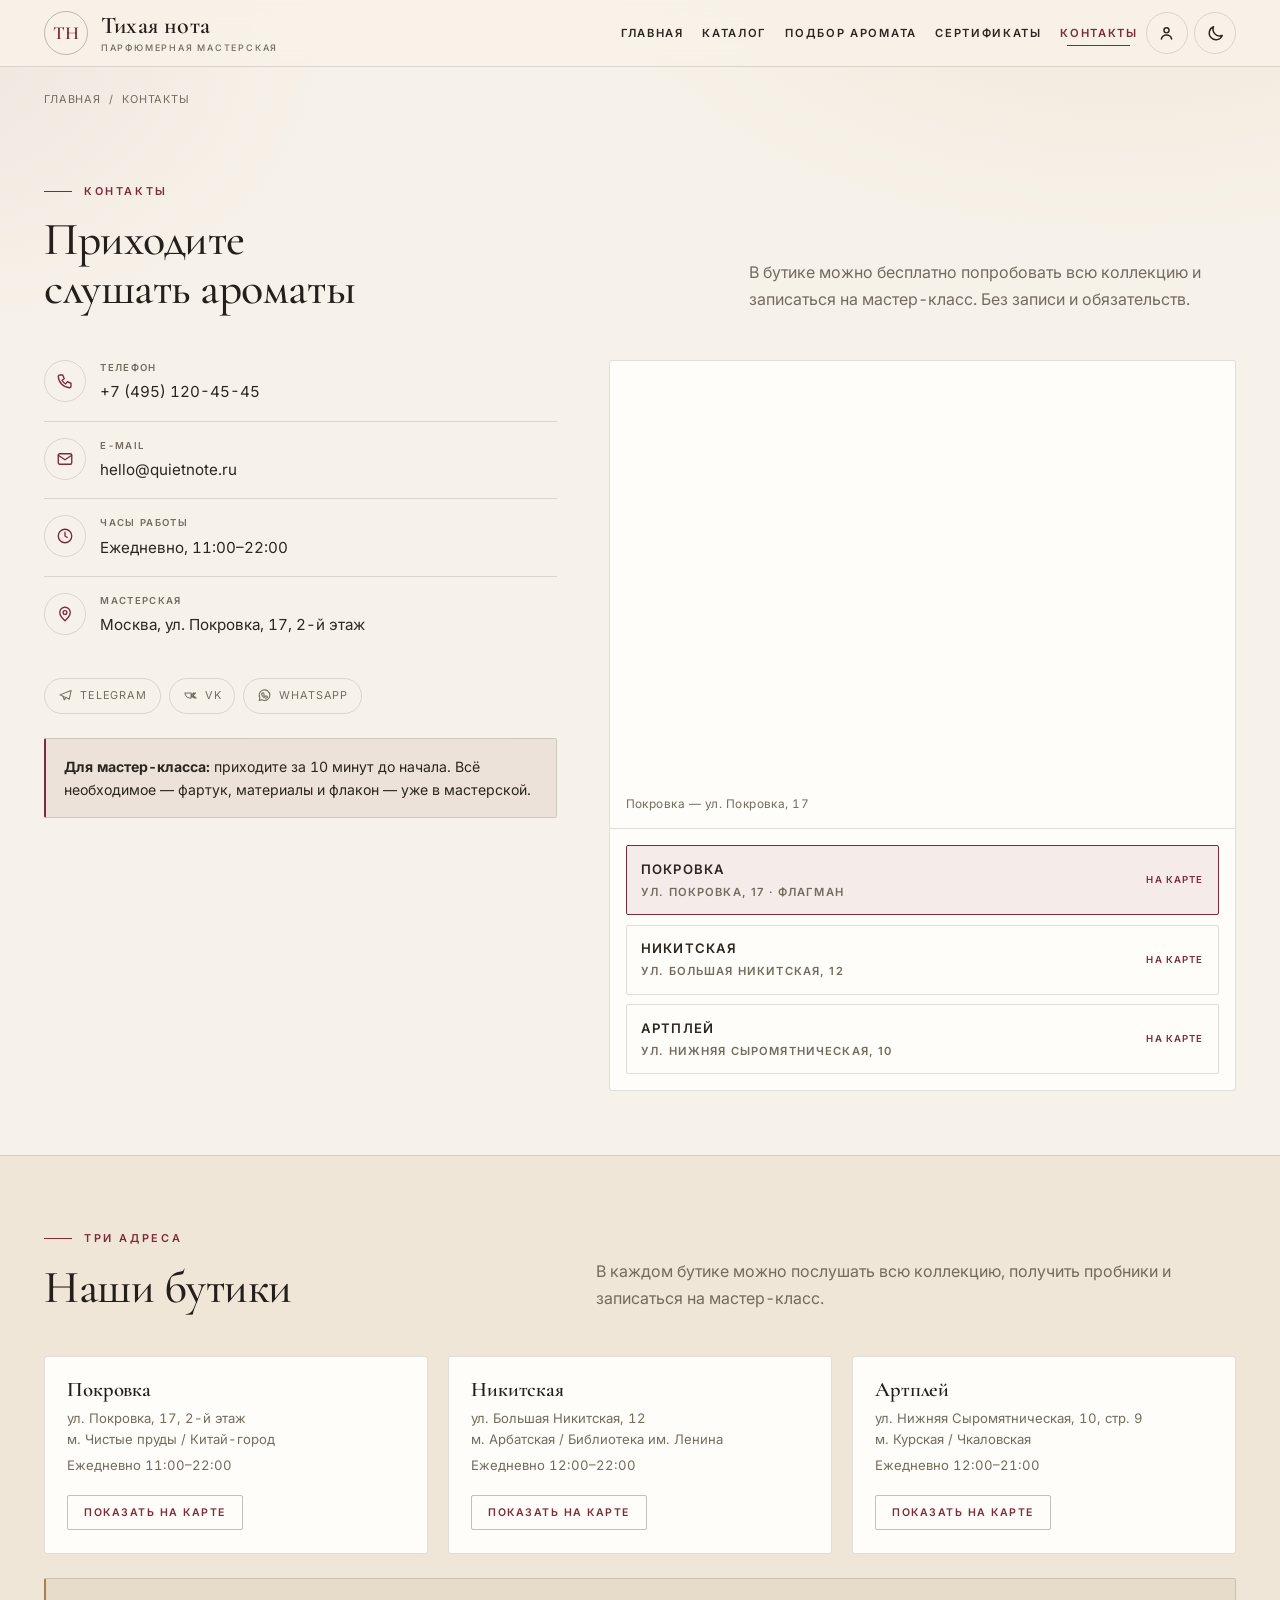
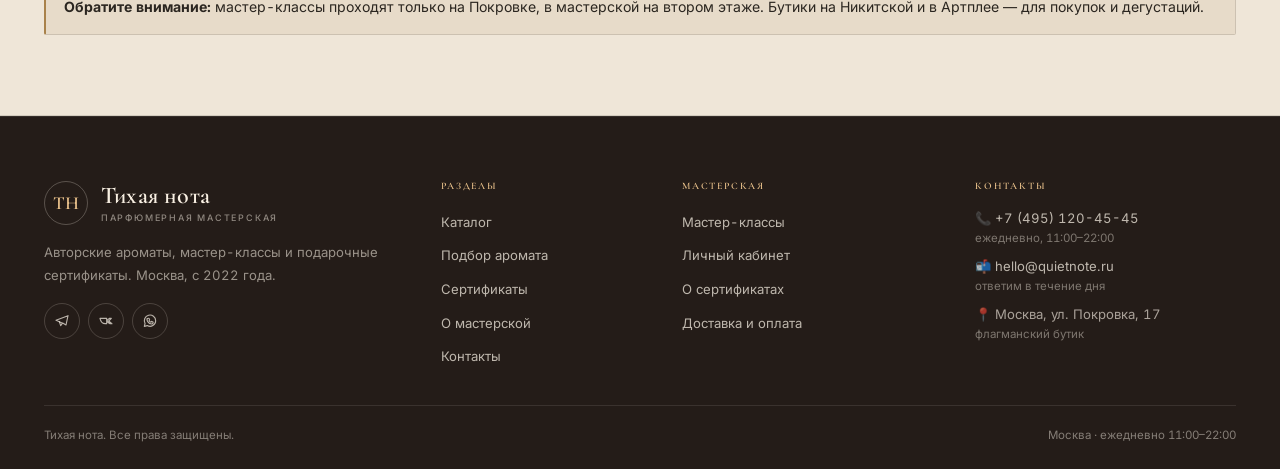
<file: contacts.html>
<!DOCTYPE html>
<html lang="ru" data-bs-theme="light">
<head>
  <meta charset="UTF-8">
  <meta name="viewport" content="width=device-width, initial-scale=1.0">
  <title>Контакты и бутики — Тихая нота</title>
  <meta name="description" content="Три бутика «Тихой ноты» в Москве: Покровка, Большая Никитская и Артплей. Телефон, e-mail, часы работы и карта.">
  <meta property="og:type" content="website">
  <meta property="og:title" content="Контакты и бутики — Тихая нота">
  <meta property="og:description" content="Три бутика в Москве, телефон и карта. Приходите слушать ароматы.">
  <meta property="og:image" content="images/atelier.jpg">
  <meta property="og:locale" content="ru_RU">
  <meta name="theme-color" content="#f7f2e9">
  <script>
    (function () {
      try {
        var savedTheme = localStorage.getItem('tn_theme');
        if (savedTheme === 'light' || savedTheme === 'dark') {
          document.documentElement.setAttribute('data-bs-theme', savedTheme);
        }
      } catch (error) { /* localStorage недоступен */ }
    })();
  </script>
  <link rel="icon" href="images/favicon.svg" type="image/svg+xml">
  <link rel="preconnect" href="https://fonts.googleapis.com">
  <link rel="preconnect" href="https://fonts.gstatic.com" crossorigin>
  <link href="https://fonts.googleapis.com/css2?family=Cormorant+Garamond:ital,wght@0,400;0,500;0,600;0,700;1,400;1,500&family=Inter:wght@300;400;500;600;700&display=swap" rel="stylesheet">
  <link href="vendor/bootstrap/css/bootstrap.min.css" rel="stylesheet">
  <link rel="stylesheet" href="css/custom.css">
</head>
<body>

  <a class="skip-link" href="#main">Перейти к содержимому</a>

  <header class="site-header">
    <nav class="navbar navbar-expand-lg site-nav" aria-label="Основная навигация">
      <div class="container navbar-container">
        <a class="navbar-brand" href="index.html">
          <span class="brand-mark" aria-hidden="true">ТН</span>
          <span class="brand-text">
            <span class="brand-name">Тихая нота</span>
            <span class="brand-tagline">Парфюмерная мастерская</span>
          </span>
        </a>
        <div class="collapse navbar-collapse" id="mainNavbar">
          <ul class="navbar-nav ms-auto">
            <li class="nav-item"><a class="nav-link" href="index.html">Главная</a></li>
            <li class="nav-item"><a class="nav-link" href="catalog.html">Каталог</a></li>
            <li class="nav-item"><a class="nav-link" href="quiz.html">Подбор аромата</a></li>
            <li class="nav-item"><a class="nav-link" href="certificates.html">Сертификаты</a></li>
            <li class="nav-item"><a class="nav-link active" aria-current="page" href="contacts.html">Контакты</a></li>
          </ul>
        </div>
        <div class="nav-actions">
          <a class="nav-icon-link" href="account.html" aria-label="Личный кабинет" title="Личный кабинет">
            <svg viewBox="0 0 24 24" fill="none" stroke="currentColor" stroke-width="1.8" stroke-linecap="round" stroke-linejoin="round" aria-hidden="true"><circle cx="12" cy="8" r="3.2"></circle><path d="M5.5 19c.8-3.2 3.3-5 6.5-5s5.7 1.8 6.5 5"></path></svg>
          </a>
          <button class="theme-toggle" id="themeToggle" type="button" aria-label="Включить тёмную тему" aria-pressed="false" title="Включить тёмную тему">
            <span class="theme-toggle__icon theme-toggle__sun" aria-hidden="true">
              <svg viewBox="0 0 24 24" fill="none" stroke="currentColor" stroke-width="1.8" stroke-linecap="round" stroke-linejoin="round"><circle cx="12" cy="12" r="4"></circle><path d="M12 2v2M12 20v2M4.9 4.9l1.4 1.4M17.7 17.7l1.4 1.4M2 12h2M20 12h2M4.9 19.1l1.4-1.4M17.7 6.3l1.4-1.4"></path></svg>
            </span>
            <span class="theme-toggle__icon theme-toggle__moon" aria-hidden="true">
              <svg viewBox="0 0 24 24" fill="none" stroke="currentColor" stroke-width="1.8" stroke-linecap="round" stroke-linejoin="round"><path d="M20.5 14.5A8.5 8.5 0 0 1 9.5 3.5a8.5 8.5 0 1 0 11 11Z"></path></svg>
            </span>
          </button>
          <button class="navbar-toggler" type="button" data-bs-toggle="collapse" data-bs-target="#mainNavbar" aria-controls="mainNavbar" aria-expanded="false" aria-label="Переключить навигацию">
            <span class="navbar-toggler-icon"><span class="menu-line"></span></span>
          </button>
        </div>
      </div>
    </nav>
  </header>

  <main id="main">

    <div class="page-top">
      <div class="container">
        <nav aria-label="Хлебные крошки">
          <ol class="breadcrumb">
            <li class="breadcrumb-item"><a href="index.html">Главная</a></li>
            <li class="breadcrumb-item active" aria-current="page">Контакты</li>
          </ol>
        </nav>
      </div>
    </div>

    <section class="section">
      <div class="container">
        <div class="row align-items-end g-3 mb-4 mb-lg-5">
          <div class="col-12 col-lg-7">
            <span class="eyebrow">Контакты</span>
            <h1 class="section-title">Приходите<br>слушать ароматы</h1>
          </div>
          <div class="col-12 col-lg-5">
            <p class="section-lead mb-0">В бутике можно бесплатно попробовать всю коллекцию и записаться на мастер-класс. Без записи и обязательств.</p>
          </div>
        </div>

        <div class="contacts-layout">

          <div>
            <ul class="contact-list">
              <li class="contact-item">
                <span class="contact-item__icon" aria-hidden="true">
                  <svg viewBox="0 0 24 24" fill="none" stroke="currentColor" stroke-width="1.8" stroke-linecap="round" stroke-linejoin="round"><path d="M5 4h4l2 5-3 2a12 12 0 0 0 5 5l2-3 5 2v4a2 2 0 0 1-2 2A16 16 0 0 1 3 6a2 2 0 0 1 2-2Z"/></svg>
                </span>
                <span>
                  <span class="contact-item__label">Телефон</span>
                  <span class="contact-item__value"><a href="tel:+74951204545">+7 (495) 120-45-45</a></span>
                </span>
              </li>
              <li class="contact-item">
                <span class="contact-item__icon" aria-hidden="true">
                  <svg viewBox="0 0 24 24" fill="none" stroke="currentColor" stroke-width="1.8" stroke-linecap="round" stroke-linejoin="round"><rect x="3" y="5" width="18" height="14" rx="2"/><path d="m3 7 9 6 9-6"/></svg>
                </span>
                <span>
                  <span class="contact-item__label">E-mail</span>
                  <span class="contact-item__value"><a href="mailto:hello@quietnote.ru">hello@quietnote.ru</a></span>
                </span>
              </li>
              <li class="contact-item">
                <span class="contact-item__icon" aria-hidden="true">
                  <svg viewBox="0 0 24 24" fill="none" stroke="currentColor" stroke-width="1.8" stroke-linecap="round" stroke-linejoin="round"><circle cx="12" cy="12" r="9"/><path d="M12 7v5l3 2"/></svg>
                </span>
                <span>
                  <span class="contact-item__label">Часы работы</span>
                  <span class="contact-item__value">Ежедневно, 11:00–22:00</span>
                </span>
              </li>
              <li class="contact-item">
                <span class="contact-item__icon" aria-hidden="true">
                  <svg viewBox="0 0 24 24" fill="none" stroke="currentColor" stroke-width="1.8" stroke-linecap="round" stroke-linejoin="round"><path d="M12 21s7-6.2 7-11a7 7 0 1 0-14 0c0 4.8 7 11 7 11Z"/><circle cx="12" cy="10" r="2.5"/></svg>
                </span>
                <span>
                  <span class="contact-item__label">Мастерская</span>
                  <span class="contact-item__value">Москва, ул. Покровка, 17, 2-й этаж</span>
                </span>
              </li>
            </ul>

            <div class="socials">
              <a class="social-link" href="#" aria-label="Telegram">
                <svg viewBox="0 0 24 24" fill="none" stroke="currentColor" stroke-width="1.7" stroke-linecap="round" stroke-linejoin="round" aria-hidden="true"><path d="M21 4 3 11l5 2 2 6 3-4 5 3 3-14Z"/><path d="m8 13 4 2"/></svg>
                Telegram
              </a>
              <a class="social-link" href="#" aria-label="VK">
                <svg viewBox="0 0 24 24" fill="none" stroke="currentColor" stroke-width="1.7" stroke-linecap="round" stroke-linejoin="round" aria-hidden="true"><path d="M3 8c1 5 4 8 8 8h2v-4c2 2 3 3 5 4h3c-2-1-5-4-5-4s2-2 4-4h-3c-1 1-3 3-4 4V8H3Z"/></svg>
                VK
              </a>
              <a class="social-link" href="#" aria-label="WhatsApp">
                <svg viewBox="0 0 24 24" fill="none" stroke="currentColor" stroke-width="1.7" stroke-linecap="round" stroke-linejoin="round" aria-hidden="true"><path d="M20.5 11.5a8.5 8.5 0 0 1-12.6 7.4L3.5 20l1.1-4.3A8.5 8.5 0 1 1 20.5 11.5Z"/><path d="M8.8 8.4c.3-.6.7-.6 1-.6h.4c.2 0 .4.1.5.4l.7 1.6c.1.2 0 .4-.1.6l-.5.6c-.1.2-.2.3 0 .6.5.9 1.2 1.6 2.1 2 .3.1.4.1.6-.1l.7-.8c.2-.2.4-.2.6-.1l1.6.8c.2.1.3.2.3.4 0 .3 0 1.1-.5 1.7-.5.6-1.3 1-2.1 1-1.7 0-4.1-1.4-5.5-3.6-.9-1.4-1.2-2.6-1.1-3.4 0-.4.1-.8.3-1.1Z"/></svg>
                WhatsApp
              </a>
            </div>

            <div class="alert alert-info mt-4" role="note">
              <strong>Для мастер-класса:</strong> приходите за 10 минут до начала. Всё необходимое — фартук, материалы и флакон — уже в мастерской.
            </div>
          </div>

          <div class="map-card" id="mapCard">
            <iframe
              id="studioMap"
              src="https://yandex.ru/map-widget/v1/?ll=37.6474%2C55.7596&amp;z=16&amp;pt=37.6474,55.7596,pm2rdm&amp;l=map"
              title="Карта: Покровка, 17"
              width="100%"
              height="420"
              loading="lazy"
              allowfullscreen></iframe>
            <p class="map-caption" id="mapLocationName">Покровка — ул. Покровка, 17</p>
            <div class="location-list">
              <button class="location-btn is-active" type="button"
                data-map-lat="55.7596" data-map-lon="37.6474"
                data-map-name="Покровка" data-map-address="ул. Покровка, 17">
                <span><strong>Покровка</strong><small>ул. Покровка, 17 · флагман</small></span>
                <span>На карте</span>
              </button>
              <button class="location-btn" type="button"
                data-map-lat="55.7562" data-map-lon="37.6052"
                data-map-name="Никитская" data-map-address="ул. Большая Никитская, 12">
                <span><strong>Никитская</strong><small>ул. Большая Никитская, 12</small></span>
                <span>На карте</span>
              </button>
              <button class="location-btn" type="button"
                data-map-lat="55.7523" data-map-lon="37.6656"
                data-map-name="Артплей" data-map-address="ул. Нижняя Сыромятническая, 10">
                <span><strong>Артплей</strong><small>ул. Нижняя Сыромятническая, 10</small></span>
                <span>На карте</span>
              </button>
            </div>
          </div>

        </div>
      </div>
    </section>

    <section class="section section--soft" aria-labelledby="locationsTitle">
      <div class="container">
        <div class="section-head">
          <div>
            <span class="eyebrow">Три адреса</span>
            <h2 class="section-title" id="locationsTitle">Наши бутики</h2>
          </div>
          <p class="section-lead mb-0">В каждом бутике можно послушать всю коллекцию, получить пробники и записаться на мастер-класс.</p>
        </div>

        <div class="locations-grid">
          <article class="location-card" data-reveal>
            <h3>Покровка</h3>
            <p>ул. Покровка, 17, 2-й этаж<br>м. Чистые пруды / Китай-город</p>
            <p>Ежедневно 11:00–22:00</p>
            <button class="btn btn-outline-primary btn-sm" type="button"
              data-map-lat="55.7596" data-map-lon="37.6474"
              data-map-name="Покровка" data-map-address="ул. Покровка, 17" data-map-scroll>Показать на карте</button>
          </article>
          <article class="location-card" data-reveal>
            <h3>Никитская</h3>
            <p>ул. Большая Никитская, 12<br>м. Арбатская / Библиотека им. Ленина</p>
            <p>Ежедневно 12:00–22:00</p>
            <button class="btn btn-outline-primary btn-sm" type="button"
              data-map-lat="55.7562" data-map-lon="37.6052"
              data-map-name="Никитская" data-map-address="ул. Большая Никитская, 12" data-map-scroll>Показать на карте</button>
          </article>
          <article class="location-card" data-reveal>
            <h3>Артплей</h3>
            <p>ул. Нижняя Сыромятническая, 10, стр. 9<br>м. Курская / Чкаловская</p>
            <p>Ежедневно 12:00–21:00</p>
            <button class="btn btn-outline-primary btn-sm" type="button"
              data-map-lat="55.7523" data-map-lon="37.6656"
              data-map-name="Артплей" data-map-address="ул. Нижняя Сыромятническая, 10" data-map-scroll>Показать на карте</button>
          </article>
        </div>

        <div class="alert alert-warning mt-4" role="note">
          <strong>Обратите внимание:</strong> мастер-классы проходят только на Покровке, в мастерской на втором этаже. Бутики на Никитской и в Артплее — для покупок и дегустаций.
        </div>
      </div>
    </section>

  </main>

  <footer class="site-footer">
    <div class="container">
      <div class="footer-grid">
        <div class="footer-brand">
          <a class="navbar-brand" href="index.html">
            <span class="brand-mark" aria-hidden="true">ТН</span>
            <span class="brand-text">
              <span class="brand-name">Тихая нота</span>
              <span class="brand-tagline">Парфюмерная мастерская</span>
            </span>
          </a>
          <p>Авторские ароматы, мастер-классы и подарочные сертификаты. Москва, с 2022 года.</p>
          <div class="footer-socials">
            <a href="#" aria-label="Telegram"><svg viewBox="0 0 24 24" fill="none" stroke="currentColor" stroke-width="1.7" stroke-linecap="round" stroke-linejoin="round" aria-hidden="true"><path d="M21 4 3 11l5 2 2 6 3-4 5 3 3-14Z"/><path d="m8 13 4 2"/></svg></a>
            <a href="#" aria-label="VK"><svg viewBox="0 0 24 24" fill="none" stroke="currentColor" stroke-width="1.7" stroke-linecap="round" stroke-linejoin="round" aria-hidden="true"><path d="M3 8c1 5 4 8 8 8h2v-4c2 2 3 3 5 4h3c-2-1-5-4-5-4s2-2 4-4h-3c-1 1-3 3-4 4V8H3Z"/></svg></a>
            <a href="#" aria-label="WhatsApp"><svg viewBox="0 0 24 24" fill="none" stroke="currentColor" stroke-width="1.7" stroke-linecap="round" stroke-linejoin="round" aria-hidden="true"><path d="M20.5 11.5a8.5 8.5 0 0 1-12.6 7.4L3.5 20l1.1-4.3A8.5 8.5 0 1 1 20.5 11.5Z"/><path d="M8.8 8.4c.3-.6.7-.6 1-.6h.4c.2 0 .4.1.5.4l.7 1.6c.1.2 0 .4-.1.6l-.5.6c-.1.2-.2.3 0 .6.5.9 1.2 1.6 2.1 2 .3.1.4.1.6-.1l.7-.8c.2-.2.4-.2.6-.1l1.6.8c.2.1.3.2.3.4 0 .3 0 1.1-.5 1.7-.5.6-1.3 1-2.1 1-1.7 0-4.1-1.4-5.5-3.6-.9-1.4-1.2-2.6-1.1-3.4 0-.4.1-.8.3-1.1Z"/></svg></a>
          </div>
        </div>
        <div>
          <h2 class="footer-title">Разделы</h2>
          <ul class="footer-nav">
            <li><a href="catalog.html">Каталог</a></li>
            <li><a href="quiz.html">Подбор аромата</a></li>
            <li><a href="certificates.html">Сертификаты</a></li>
            <li><a href="about.html">О мастерской</a></li>
            <li><a href="contacts.html">Контакты</a></li>
          </ul>
        </div>
        <div>
          <h2 class="footer-title">Мастерская</h2>
          <ul class="footer-nav">
            <li><a href="order.html">Мастер-классы</a></li>
            <li><a href="account.html">Личный кабинет</a></li>
            <li><a href="certificates.html#faq">О сертификатах</a></li>
            <li><a href="index.html#faqTitle">Доставка и оплата</a></li>
          </ul>
        </div>
        <div>
          <h2 class="footer-title">Контакты</h2>
          <ul class="footer-contact">
            <li><a href="tel:+74951204545">📞 +7 (495) 120-45-45</a><span>ежедневно, 11:00–22:00</span></li>
            <li><a href="mailto:hello@quietnote.ru">📬 hello@quietnote.ru</a><span>ответим в течение дня</span></li>
            <li>📍 Москва, ул. Покровка, 17<span>флагманский бутик</span></li>
          </ul>
        </div>
      </div>
      <div class="footer-bottom">
        <span>Тихая нота. Все права защищены.</span>
        <span>Москва · ежедневно 11:00–22:00</span>
      </div>
    </div>
  </footer>

  <nav class="mobile-nav" aria-label="Мобильная навигация">
    <a href="index.html">
      <svg viewBox="0 0 24 24" fill="none" stroke="currentColor" stroke-width="1.8" stroke-linecap="round" stroke-linejoin="round" aria-hidden="true"><path d="M4 10.5 12 4l8 6.5V20H4v-9.5Z"/><path d="M9.5 20v-5h5v5"/></svg>
      <span>Главная</span>
    </a>
    <a href="catalog.html">
      <svg viewBox="0 0 24 24" fill="none" stroke="currentColor" stroke-width="1.8" stroke-linecap="round" stroke-linejoin="round" aria-hidden="true"><rect x="3.5" y="3.5" width="7" height="7"/><rect x="13.5" y="3.5" width="7" height="7"/><rect x="3.5" y="13.5" width="7" height="7"/><rect x="13.5" y="13.5" width="7" height="7"/></svg>
      <span>Каталог</span>
    </a>
    <a href="quiz.html">
      <svg viewBox="0 0 24 24" fill="none" stroke="currentColor" stroke-width="1.8" stroke-linecap="round" stroke-linejoin="round" aria-hidden="true"><path d="M12 3v3M12 18v3M4.2 7.2l2.1 2.1M17.7 14.7l2.1 2.1M3 12h3M18 12h3M4.2 16.8l2.1-2.1M17.7 9.3l2.1-2.1"/><circle cx="12" cy="12" r="3"/></svg>
      <span>Подбор</span>
    </a>
    <a href="account.html">
      <svg viewBox="0 0 24 24" fill="none" stroke="currentColor" stroke-width="1.8" stroke-linecap="round" stroke-linejoin="round" aria-hidden="true"><circle cx="12" cy="8" r="3.2"/><path d="M5.5 19c.8-3.2 3.3-5 6.5-5s5.7 1.8 6.5 5"/></svg>
      <span>Кабинет</span>
    </a>
  </nav>

  <button class="scroll-top" id="scrollTop" type="button" aria-label="Наверх">
    <span class="scroll-top__icon" aria-hidden="true">🌸</span>
  </button>

  <script src="vendor/bootstrap/js/bootstrap.bundle.min.js"></script>
  <script src="js/data.js"></script>
  <script src="js/store.js"></script>
  <script src="js/theme.js"></script>
  <script src="js/custom.js"></script>
  <script src="js/contacts.js"></script>
</body>
</html>
</file>
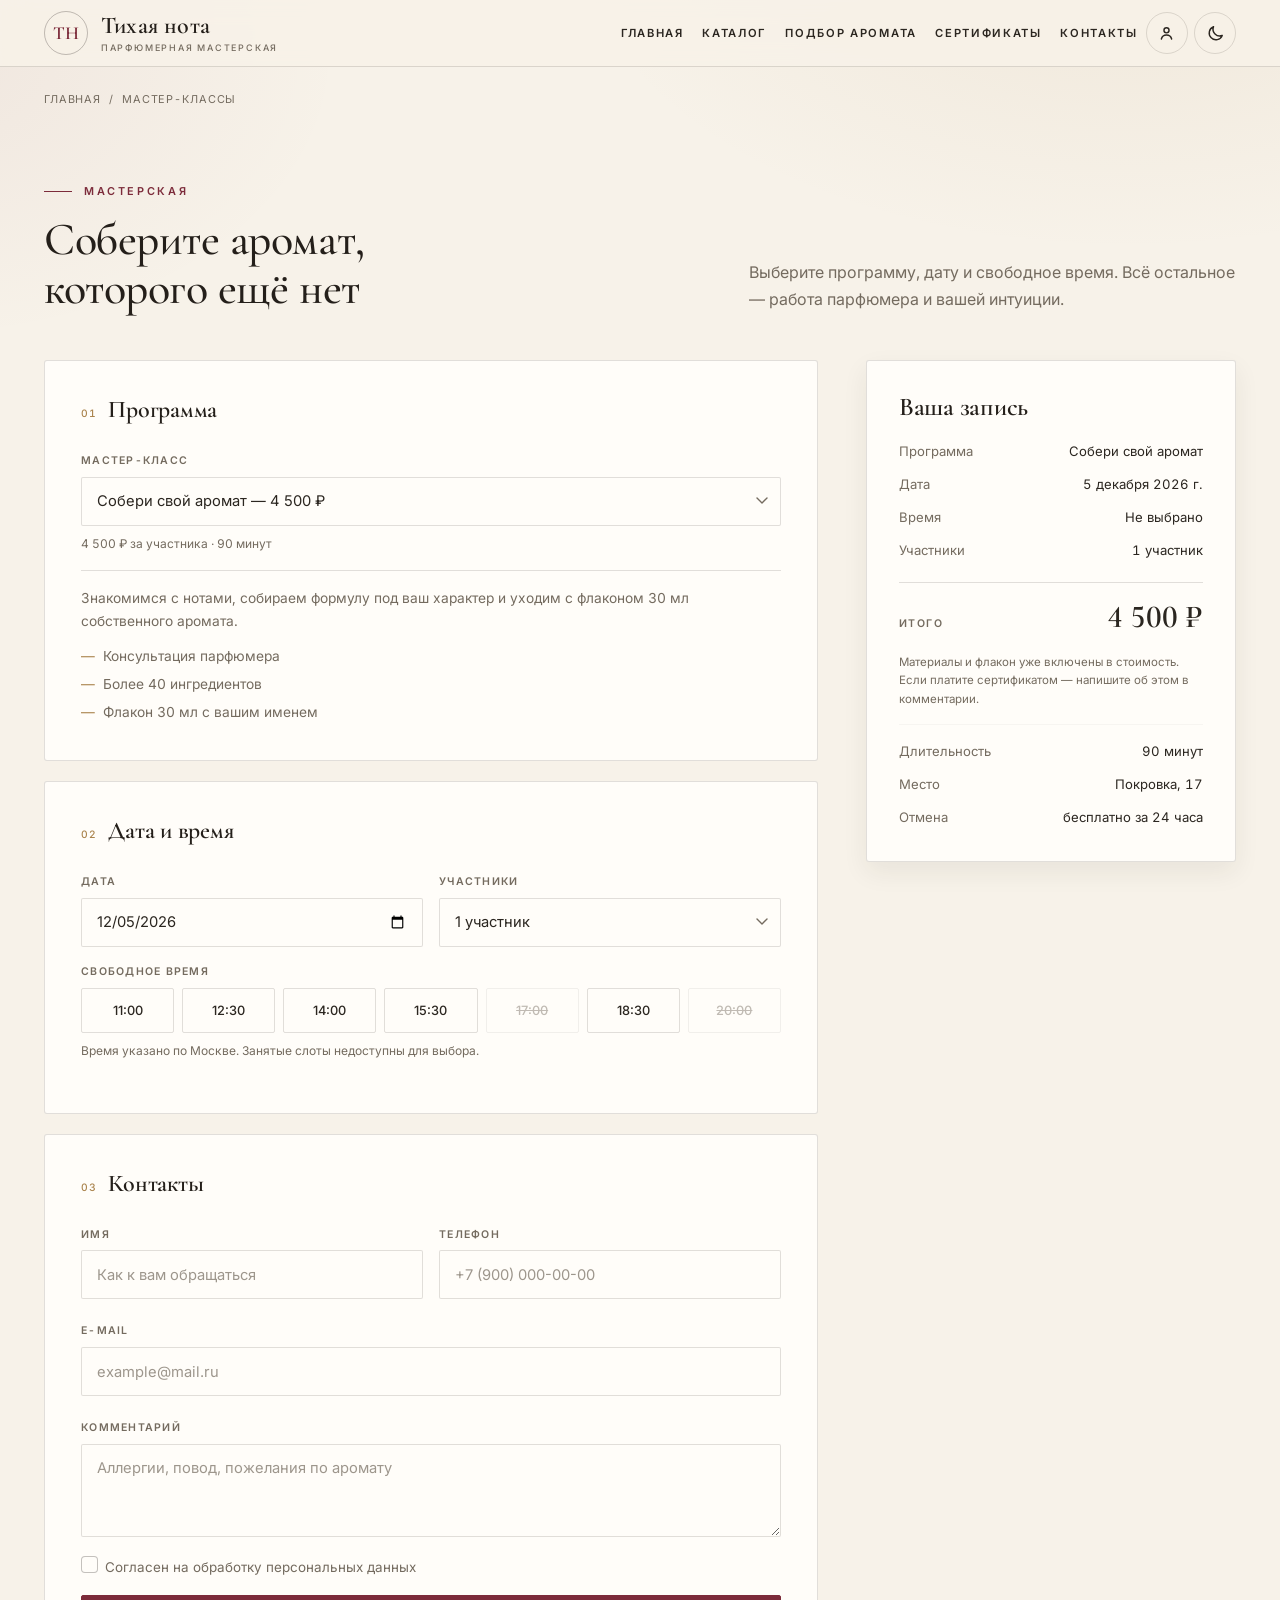
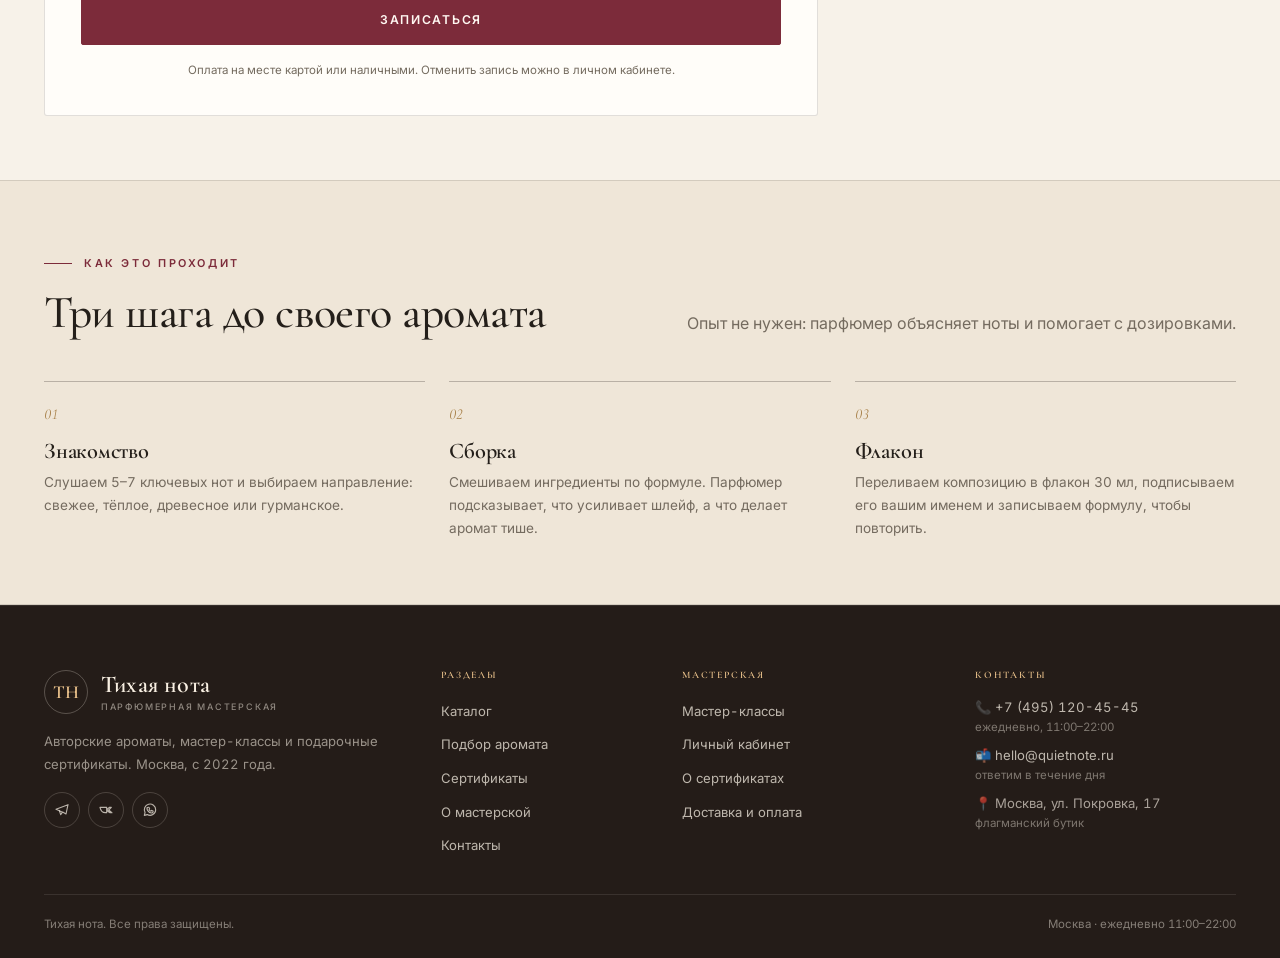
<file: order.html>
<!DOCTYPE html>
<html lang="ru" data-bs-theme="light">
<head>
  <meta charset="UTF-8">
  <meta name="viewport" content="width=device-width, initial-scale=1.0">
  <title>Мастер-классы — записаться | Тихая нота</title>
  <meta name="description" content="Мастер-классы «Тихой ноты»: соберите свой аромат за 90 минут, парфюм для двоих или ароматическую свечу. Выберите дату и свободное время онлайн.">
  <meta property="og:type" content="website">
  <meta property="og:title" content="Мастер-классы — Тихая нота">
  <meta property="og:description" content="Соберите свой аромат за 90 минут в парфюмерной мастерской.">
  <meta property="og:image" content="images/masterclass.jpg">
  <meta property="og:locale" content="ru_RU">
  <meta name="theme-color" content="#f7f2e9">
  <script>
    (function () {
      try {
        var savedTheme = localStorage.getItem('tn_theme');
        if (savedTheme === 'light' || savedTheme === 'dark') {
          document.documentElement.setAttribute('data-bs-theme', savedTheme);
        }
      } catch (error) { /* localStorage недоступен */ }
    })();
  </script>
  <link rel="icon" href="images/favicon.svg" type="image/svg+xml">
  <link rel="preconnect" href="https://fonts.googleapis.com">
  <link rel="preconnect" href="https://fonts.gstatic.com" crossorigin>
  <link href="https://fonts.googleapis.com/css2?family=Cormorant+Garamond:ital,wght@0,400;0,500;0,600;0,700;1,400;1,500&family=Inter:wght@300;400;500;600;700&display=swap" rel="stylesheet">
  <link href="vendor/bootstrap/css/bootstrap.min.css" rel="stylesheet">
  <link rel="stylesheet" href="css/custom.css">
</head>
<body>

  <a class="skip-link" href="#main">Перейти к содержимому</a>

  <header class="site-header">
    <nav class="navbar navbar-expand-lg site-nav" aria-label="Основная навигация">
      <div class="container navbar-container">
        <a class="navbar-brand" href="index.html">
          <span class="brand-mark" aria-hidden="true">ТН</span>
          <span class="brand-text">
            <span class="brand-name">Тихая нота</span>
            <span class="brand-tagline">Парфюмерная мастерская</span>
          </span>
        </a>
        <div class="collapse navbar-collapse" id="mainNavbar">
          <ul class="navbar-nav ms-auto">
            <li class="nav-item"><a class="nav-link" href="index.html">Главная</a></li>
            <li class="nav-item"><a class="nav-link" href="catalog.html">Каталог</a></li>
            <li class="nav-item"><a class="nav-link" href="quiz.html">Подбор аромата</a></li>
            <li class="nav-item"><a class="nav-link" href="certificates.html">Сертификаты</a></li>
            <li class="nav-item"><a class="nav-link" href="contacts.html">Контакты</a></li>
          </ul>
        </div>
        <div class="nav-actions">
          <a class="nav-icon-link" href="account.html" aria-label="Личный кабинет" title="Личный кабинет">
            <svg viewBox="0 0 24 24" fill="none" stroke="currentColor" stroke-width="1.8" stroke-linecap="round" stroke-linejoin="round" aria-hidden="true"><circle cx="12" cy="8" r="3.2"></circle><path d="M5.5 19c.8-3.2 3.3-5 6.5-5s5.7 1.8 6.5 5"></path></svg>
          </a>
          <button class="theme-toggle" id="themeToggle" type="button" aria-label="Включить тёмную тему" aria-pressed="false" title="Включить тёмную тему">
            <span class="theme-toggle__icon theme-toggle__sun" aria-hidden="true">
              <svg viewBox="0 0 24 24" fill="none" stroke="currentColor" stroke-width="1.8" stroke-linecap="round" stroke-linejoin="round"><circle cx="12" cy="12" r="4"></circle><path d="M12 2v2M12 20v2M4.9 4.9l1.4 1.4M17.7 17.7l1.4 1.4M2 12h2M20 12h2M4.9 19.1l1.4-1.4M17.7 6.3l1.4-1.4"></path></svg>
            </span>
            <span class="theme-toggle__icon theme-toggle__moon" aria-hidden="true">
              <svg viewBox="0 0 24 24" fill="none" stroke="currentColor" stroke-width="1.8" stroke-linecap="round" stroke-linejoin="round"><path d="M20.5 14.5A8.5 8.5 0 0 1 9.5 3.5a8.5 8.5 0 1 0 11 11Z"></path></svg>
            </span>
          </button>
          <button class="navbar-toggler" type="button" data-bs-toggle="collapse" data-bs-target="#mainNavbar" aria-controls="mainNavbar" aria-expanded="false" aria-label="Переключить навигацию">
            <span class="navbar-toggler-icon"><span class="menu-line"></span></span>
          </button>
        </div>
      </div>
    </nav>
  </header>

  <main id="main">

    <div class="page-top">
      <div class="container">
        <nav aria-label="Хлебные крошки">
          <ol class="breadcrumb">
            <li class="breadcrumb-item"><a href="index.html">Главная</a></li>
            <li class="breadcrumb-item active" aria-current="page">Мастер-классы</li>
          </ol>
        </nav>
      </div>
    </div>

    <section class="section">
      <div class="container">
        <div class="row align-items-end g-3 mb-4 mb-lg-5">
          <div class="col-12 col-lg-7">
            <span class="eyebrow">Мастерская</span>
            <h1 class="section-title">Соберите аромат,<br>которого ещё нет</h1>
          </div>
          <div class="col-12 col-lg-5">
            <p class="section-lead mb-0">Выберите программу, дату и свободное время. Всё остальное — работа парфюмера и вашей интуиции.</p>
          </div>
        </div>

        <div class="booking-layout">
          <div>
            <form id="bookingForm" novalidate>

              <div class="booking-panel">
                <h2 class="booking-panel__title"><span>01</span> Программа</h2>
                <label class="form-label" for="bookingProgram">Мастер-класс</label>
                <select class="form-select" id="bookingProgram" name="program">
                  <option value="signature">Собери свой аромат — 4 500 ₽</option>
                  <option value="duo">Парфюм для двоих — 3 900 ₽</option>
                  <option value="candle">Ароматическая свеча — 3 200 ₽</option>
                </select>
                <p class="form-text mt-2" id="programPriceHint">4 500 ₽ за участника · 90 минут</p>
                <div class="program-details" id="programDetails">
                  <p>Знакомимся с нотами, собираем формулу под ваш характер и уходим с флаконом 30 мл собственного аромата.</p>
                  <ul>
                    <li>Консультация парфюмера</li>
                    <li>Более 40 ингредиентов</li>
                    <li>Флакон 30 мл с вашим именем</li>
                  </ul>
                </div>
              </div>

              <div class="booking-panel">
                <h2 class="booking-panel__title"><span>02</span> Дата и время</h2>
                <div class="row g-3 mb-3">
                  <div class="col-12 col-md-6">
                    <label class="form-label" for="bookingDate">Дата</label>
                    <input class="form-control" id="bookingDate" name="date" type="date" required>
                  </div>
                  <div class="col-12 col-md-6">
                    <label class="form-label" for="bookingParticipants">Участники</label>
                    <select class="form-select" id="bookingParticipants" name="participants">
                      <option value="1">1 участник</option>
                    </select>
                  </div>
                </div>

                <span class="form-label d-block">Свободное время</span>
                <div class="slot-grid" id="bookingSlots" aria-live="polite">
                  <p class="slots-empty">Выберите дату, чтобы увидеть свободные слоты.</p>
                </div>
                <p class="form-text mt-2">Время указано по Москве. Занятые слоты недоступны для выбора.</p>
              </div>

              <div class="booking-panel">
                <h2 class="booking-panel__title"><span>03</span> Контакты</h2>
                <div class="row g-3">
                  <div class="col-12 col-md-6">
                    <label class="form-label" for="bookingName">Имя</label>
                    <input class="form-control" id="bookingName" name="name" type="text" autocomplete="given-name" placeholder="Как к вам обращаться" required>
                  </div>
                  <div class="col-12 col-md-6">
                    <label class="form-label" for="bookingPhone">Телефон</label>
                    <input class="form-control" id="bookingPhone" name="phone" type="tel" inputmode="tel" autocomplete="tel" placeholder="+7 (900) 000-00-00" required>
                  </div>
                  <div class="col-12">
                    <label class="form-label" for="bookingEmail">E-mail</label>
                    <input class="form-control" id="bookingEmail" name="email" type="email" autocomplete="email" placeholder="example@mail.ru">
                  </div>
                  <div class="col-12">
                    <label class="form-label" for="bookingComment">Комментарий</label>
                    <textarea class="form-control" id="bookingComment" name="comment" rows="3" placeholder="Аллергии, повод, пожелания по аромату"></textarea>
                  </div>
                </div>

                <div class="form-check mt-3 mb-3">
                  <input class="form-check-input" id="bookingAgree" name="agreement" type="checkbox" required>
                  <label class="form-check-label" for="bookingAgree">Согласен на обработку персональных данных</label>
                </div>

                <div class="alert alert-danger" id="bookingError" hidden role="alert"></div>

                <button class="btn btn-primary btn-lg w-100" id="bookingSubmit" type="submit">Записаться</button>
                <p class="summary-note text-center">Оплата на месте картой или наличными. Отменить запись можно в личном кабинете.</p>
              </div>

            </form>
          </div>

          <aside class="booking-summary" aria-labelledby="summaryTitle">
            <h2 class="booking-summary__title" id="summaryTitle">Ваша запись</h2>
            <ul class="summary-list">
              <li><span>Программа</span><span id="summaryProgram">Собери свой аромат</span></li>
              <li><span>Дата</span><span id="summaryDate">—</span></li>
              <li><span>Время</span><span id="summaryTime">Не выбрано</span></li>
              <li><span>Участники</span><span id="summaryParticipants">1 участник</span></li>
            </ul>
            <div class="summary-total">
              <span>Итого</span>
              <strong id="summaryTotal">4 500 ₽</strong>
            </div>
            <p class="summary-note">Материалы и флакон уже включены в стоимость. Если платите сертификатом — напишите об этом в комментарии.</p>
            <hr class="divider my-3">
            <ul class="summary-list mb-0">
              <li><span>Длительность</span><span id="summaryDuration">90 минут</span></li>
              <li><span>Место</span><span>Покровка, 17</span></li>
              <li><span>Отмена</span><span>бесплатно за 24 часа</span></li>
            </ul>
          </aside>
        </div>
      </div>
    </section>

    <section class="section section--soft" aria-labelledby="howTitle">
      <div class="container">
        <div class="section-head">
          <div>
            <span class="eyebrow">Как это проходит</span>
            <h2 class="section-title" id="howTitle">Три шага до своего аромата</h2>
          </div>
          <p class="section-lead mb-0">Опыт не нужен: парфюмер объясняет ноты и помогает с дозировками.</p>
        </div>
        <div class="steps-grid">
          <article class="step-card" data-reveal>
            <span class="step-card__num">01</span>
            <h3>Знакомство</h3>
            <p>Слушаем 5–7 ключевых нот и выбираем направление: свежее, тёплое, древесное или гурманское.</p>
          </article>
          <article class="step-card" data-reveal>
            <span class="step-card__num">02</span>
            <h3>Сборка</h3>
            <p>Смешиваем ингредиенты по формуле. Парфюмер подсказывает, что усиливает шлейф, а что делает аромат тише.</p>
          </article>
          <article class="step-card" data-reveal>
            <span class="step-card__num">03</span>
            <h3>Флакон</h3>
            <p>Переливаем композицию в флакон 30 мл, подписываем его вашим именем и записываем формулу, чтобы повторить.</p>
          </article>
        </div>
      </div>
    </section>

  </main>

  <footer class="site-footer">
    <div class="container">
      <div class="footer-grid">
        <div class="footer-brand">
          <a class="navbar-brand" href="index.html">
            <span class="brand-mark" aria-hidden="true">ТН</span>
            <span class="brand-text">
              <span class="brand-name">Тихая нота</span>
              <span class="brand-tagline">Парфюмерная мастерская</span>
            </span>
          </a>
          <p>Авторские ароматы, мастер-классы и подарочные сертификаты. Москва, с 2022 года.</p>
          <div class="footer-socials">
            <a href="#" aria-label="Telegram"><svg viewBox="0 0 24 24" fill="none" stroke="currentColor" stroke-width="1.7" stroke-linecap="round" stroke-linejoin="round" aria-hidden="true"><path d="M21 4 3 11l5 2 2 6 3-4 5 3 3-14Z"/><path d="m8 13 4 2"/></svg></a>
            <a href="#" aria-label="VK"><svg viewBox="0 0 24 24" fill="none" stroke="currentColor" stroke-width="1.7" stroke-linecap="round" stroke-linejoin="round" aria-hidden="true"><path d="M3 8c1 5 4 8 8 8h2v-4c2 2 3 3 5 4h3c-2-1-5-4-5-4s2-2 4-4h-3c-1 1-3 3-4 4V8H3Z"/></svg></a>
            <a href="#" aria-label="WhatsApp"><svg viewBox="0 0 24 24" fill="none" stroke="currentColor" stroke-width="1.7" stroke-linecap="round" stroke-linejoin="round" aria-hidden="true"><path d="M20.5 11.5a8.5 8.5 0 0 1-12.6 7.4L3.5 20l1.1-4.3A8.5 8.5 0 1 1 20.5 11.5Z"/><path d="M8.8 8.4c.3-.6.7-.6 1-.6h.4c.2 0 .4.1.5.4l.7 1.6c.1.2 0 .4-.1.6l-.5.6c-.1.2-.2.3 0 .6.5.9 1.2 1.6 2.1 2 .3.1.4.1.6-.1l.7-.8c.2-.2.4-.2.6-.1l1.6.8c.2.1.3.2.3.4 0 .3 0 1.1-.5 1.7-.5.6-1.3 1-2.1 1-1.7 0-4.1-1.4-5.5-3.6-.9-1.4-1.2-2.6-1.1-3.4 0-.4.1-.8.3-1.1Z"/></svg></a>
          </div>
        </div>
        <div>
          <h2 class="footer-title">Разделы</h2>
          <ul class="footer-nav">
            <li><a href="catalog.html">Каталог</a></li>
            <li><a href="quiz.html">Подбор аромата</a></li>
            <li><a href="certificates.html">Сертификаты</a></li>
            <li><a href="about.html">О мастерской</a></li>
            <li><a href="contacts.html">Контакты</a></li>
          </ul>
        </div>
        <div>
          <h2 class="footer-title">Мастерская</h2>
          <ul class="footer-nav">
            <li><a href="order.html">Мастер-классы</a></li>
            <li><a href="account.html">Личный кабинет</a></li>
            <li><a href="certificates.html#faq">О сертификатах</a></li>
            <li><a href="index.html#faqTitle">Доставка и оплата</a></li>
          </ul>
        </div>
        <div>
          <h2 class="footer-title">Контакты</h2>
          <ul class="footer-contact">
            <li><a href="tel:+74951204545">📞 +7 (495) 120-45-45</a><span>ежедневно, 11:00–22:00</span></li>
            <li><a href="mailto:hello@quietnote.ru">📬 hello@quietnote.ru</a><span>ответим в течение дня</span></li>
            <li>📍 Москва, ул. Покровка, 17<span>флагманский бутик</span></li>
          </ul>
        </div>
      </div>
      <div class="footer-bottom">
        <span>Тихая нота. Все права защищены.</span>
        <span>Москва · ежедневно 11:00–22:00</span>
      </div>
    </div>
  </footer>

  <nav class="mobile-nav" aria-label="Мобильная навигация">
    <a href="index.html">
      <svg viewBox="0 0 24 24" fill="none" stroke="currentColor" stroke-width="1.8" stroke-linecap="round" stroke-linejoin="round" aria-hidden="true"><path d="M4 10.5 12 4l8 6.5V20H4v-9.5Z"/><path d="M9.5 20v-5h5v5"/></svg>
      <span>Главная</span>
    </a>
    <a href="catalog.html">
      <svg viewBox="0 0 24 24" fill="none" stroke="currentColor" stroke-width="1.8" stroke-linecap="round" stroke-linejoin="round" aria-hidden="true"><rect x="3.5" y="3.5" width="7" height="7"/><rect x="13.5" y="3.5" width="7" height="7"/><rect x="3.5" y="13.5" width="7" height="7"/><rect x="13.5" y="13.5" width="7" height="7"/></svg>
      <span>Каталог</span>
    </a>
    <a href="quiz.html">
      <svg viewBox="0 0 24 24" fill="none" stroke="currentColor" stroke-width="1.8" stroke-linecap="round" stroke-linejoin="round" aria-hidden="true"><path d="M12 3v3M12 18v3M4.2 7.2l2.1 2.1M17.7 14.7l2.1 2.1M3 12h3M18 12h3M4.2 16.8l2.1-2.1M17.7 9.3l2.1-2.1"/><circle cx="12" cy="12" r="3"/></svg>
      <span>Подбор</span>
    </a>
    <a href="account.html">
      <svg viewBox="0 0 24 24" fill="none" stroke="currentColor" stroke-width="1.8" stroke-linecap="round" stroke-linejoin="round" aria-hidden="true"><circle cx="12" cy="8" r="3.2"/><path d="M5.5 19c.8-3.2 3.3-5 6.5-5s5.7 1.8 6.5 5"/></svg>
      <span>Кабинет</span>
    </a>
  </nav>

  <button class="scroll-top" id="scrollTop" type="button" aria-label="Наверх">
    <span class="scroll-top__icon" aria-hidden="true">🌸</span>
  </button>

  <div class="modal fade" id="bookingModal" tabindex="-1" aria-labelledby="bookingModalTitle" aria-hidden="true">
    <div class="modal-dialog modal-dialog-centered">
      <div class="modal-content">
        <div class="modal-header">
          <h2 class="modal-title" id="bookingModalTitle">Запись оформлена</h2>
          <button type="button" class="btn-close" data-bs-dismiss="modal" aria-label="Закрыть"></button>
        </div>
        <div class="modal-body">
          <span class="eyebrow">Номер записи</span>
          <p class="product-price mb-3"><span id="bookingCode">TN-0000</span></p>
          <ul class="summary-list" id="bookingModalDetails"></ul>
          <div class="summary-total">
            <span>Итого</span>
            <strong id="bookingModalTotal">4 500 ₽</strong>
          </div>
          <p class="summary-note mb-0">Запись сохранена в браузере и уже видна в личном кабинете. Если планы изменятся — отмените её там же.</p>
        </div>
        <div class="modal-footer">
          <a class="btn btn-primary" href="account.html">Личный кабинет</a>
          <button class="btn btn-secondary" type="button" data-bs-dismiss="modal">Понятно</button>
        </div>
      </div>
    </div>
  </div>

  <script src="vendor/bootstrap/js/bootstrap.bundle.min.js"></script>
  <script src="js/data.js"></script>
  <script src="js/store.js"></script>
  <script src="js/theme.js"></script>
  <script src="js/custom.js"></script>
  <script src="js/booking.js"></script>
</body>
</html>
</file>
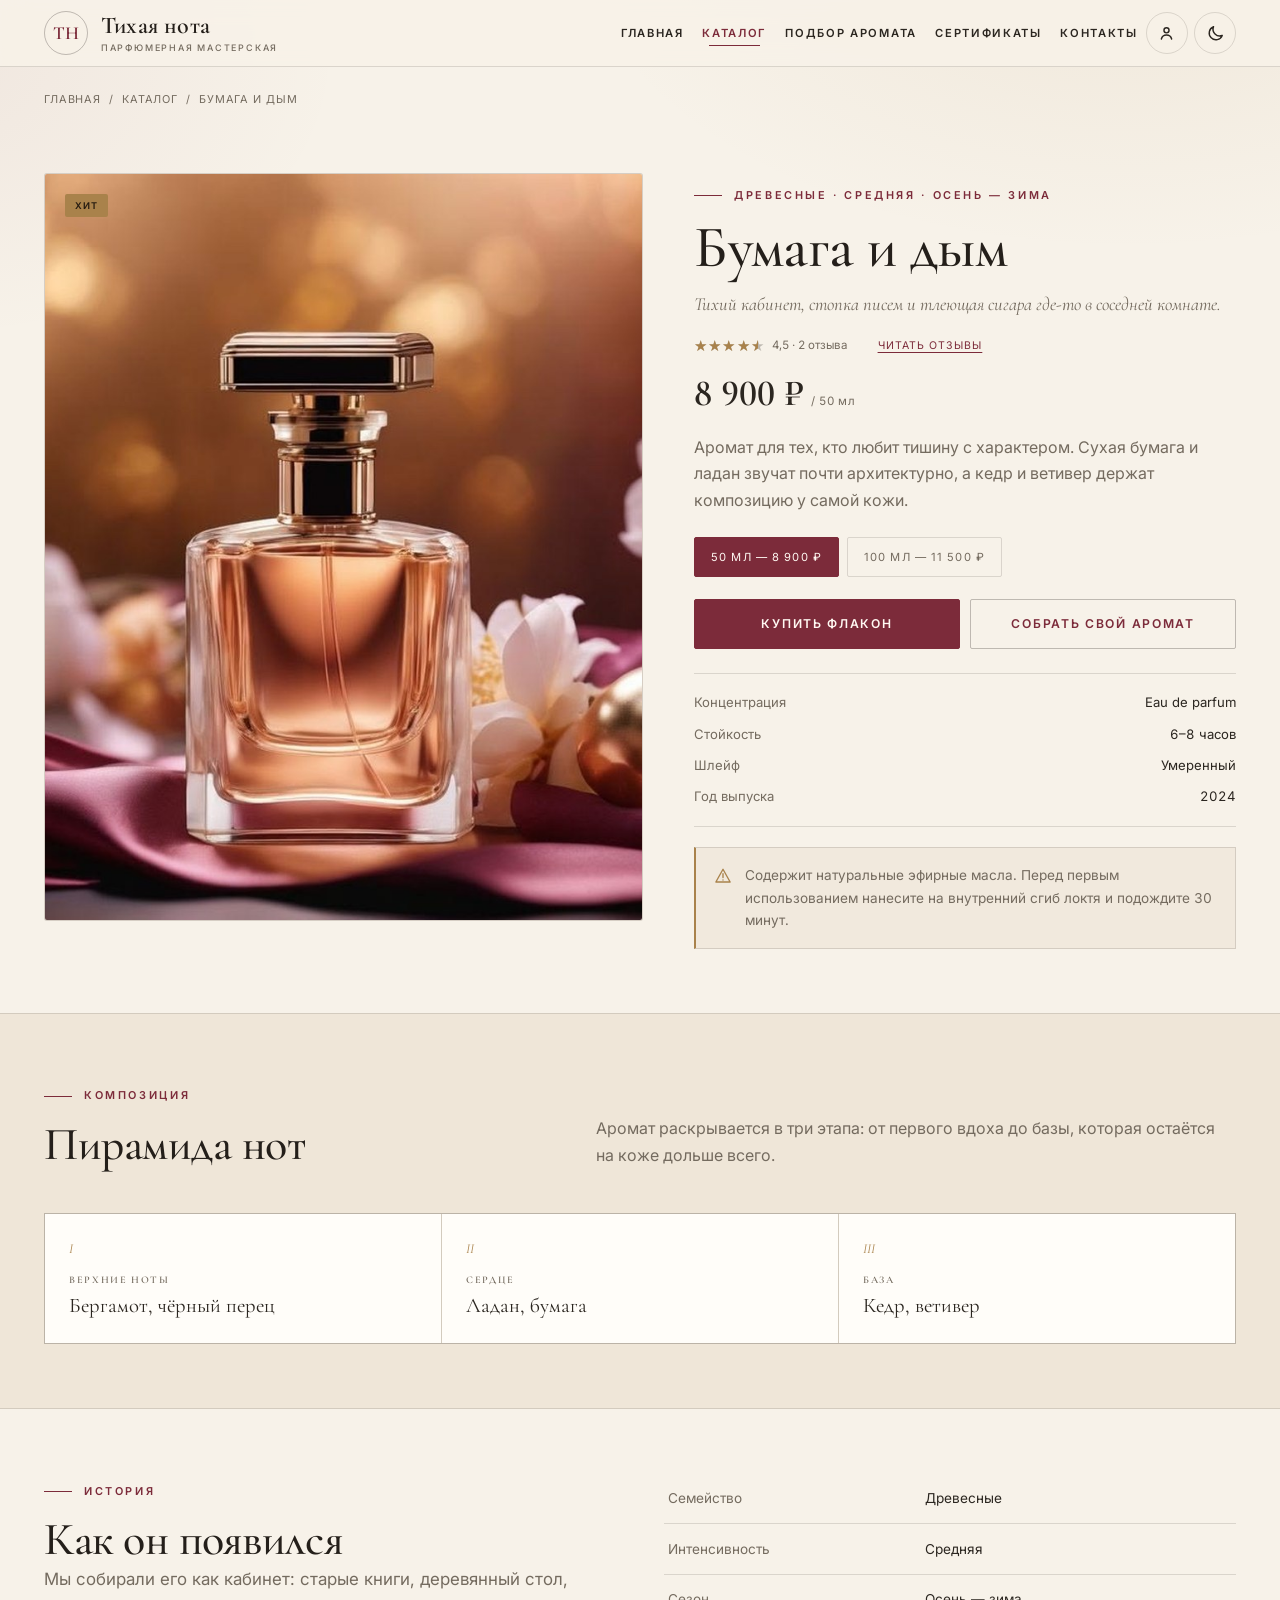
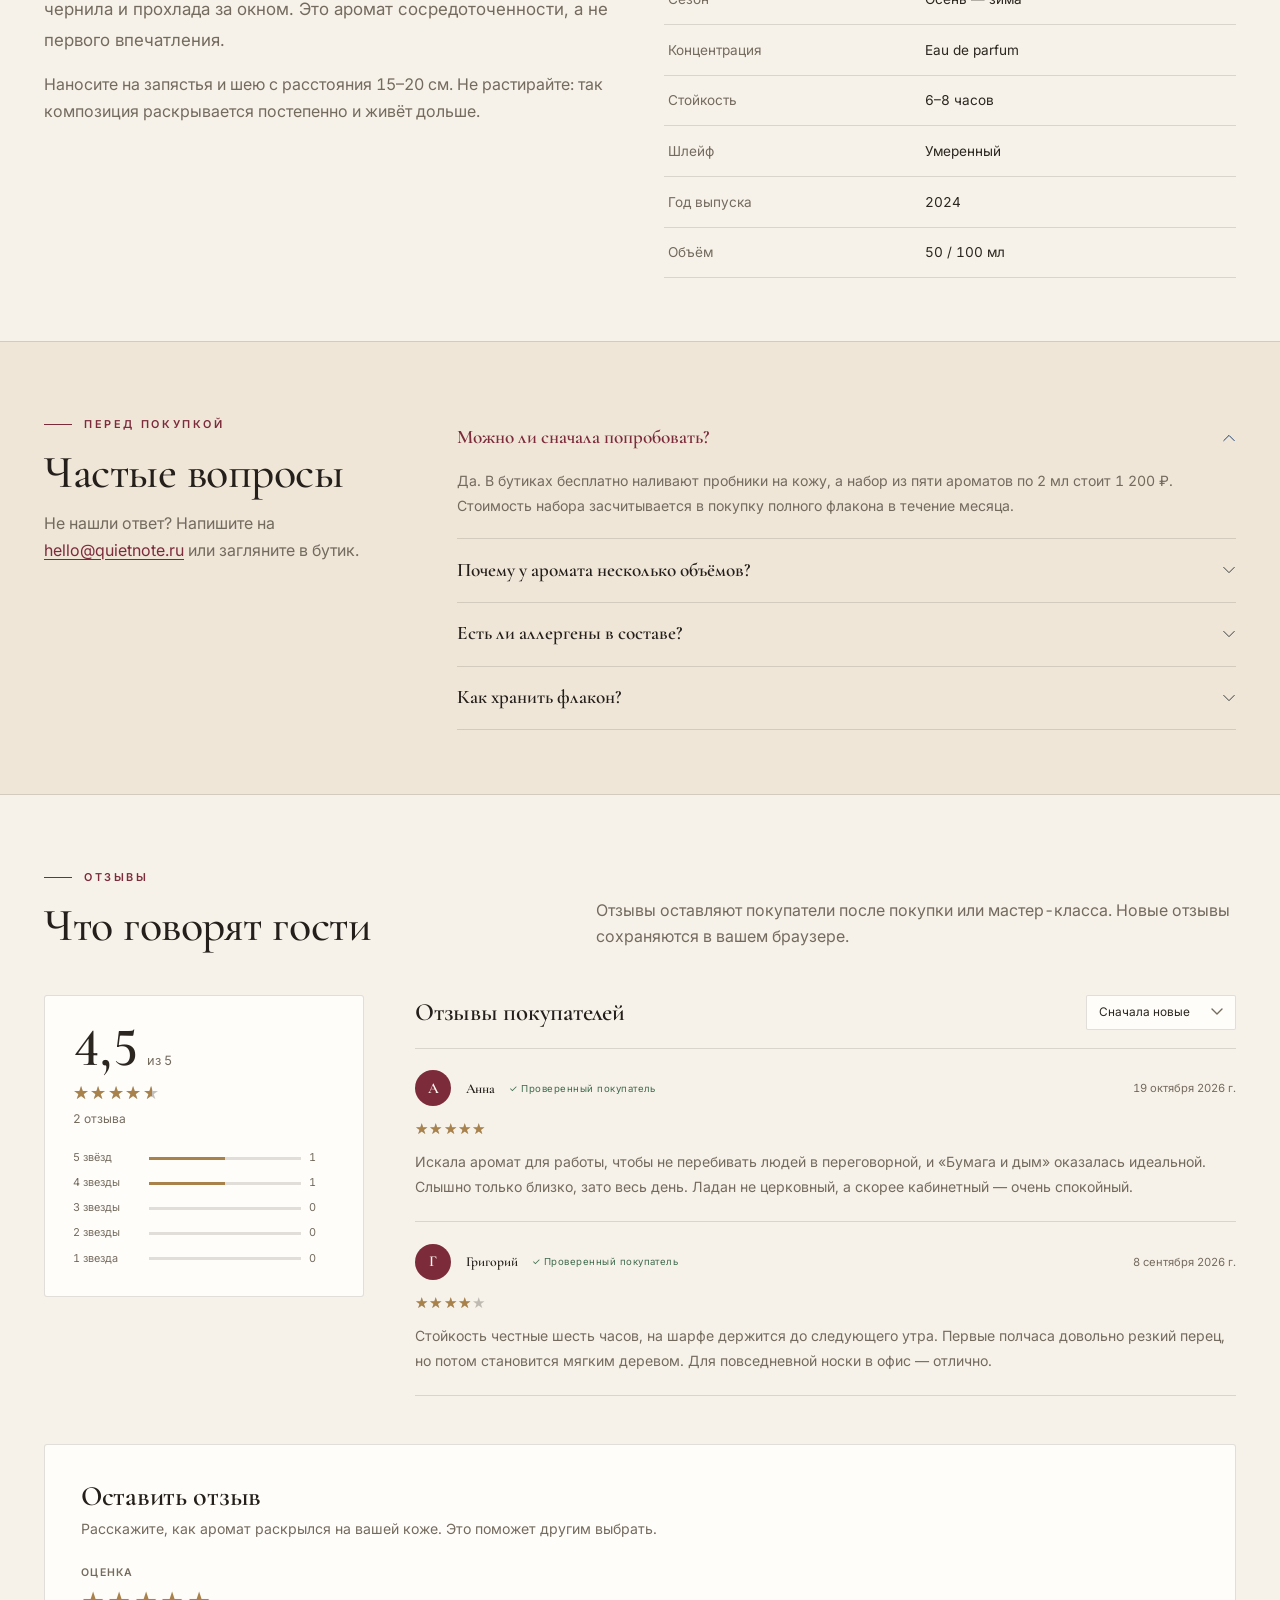
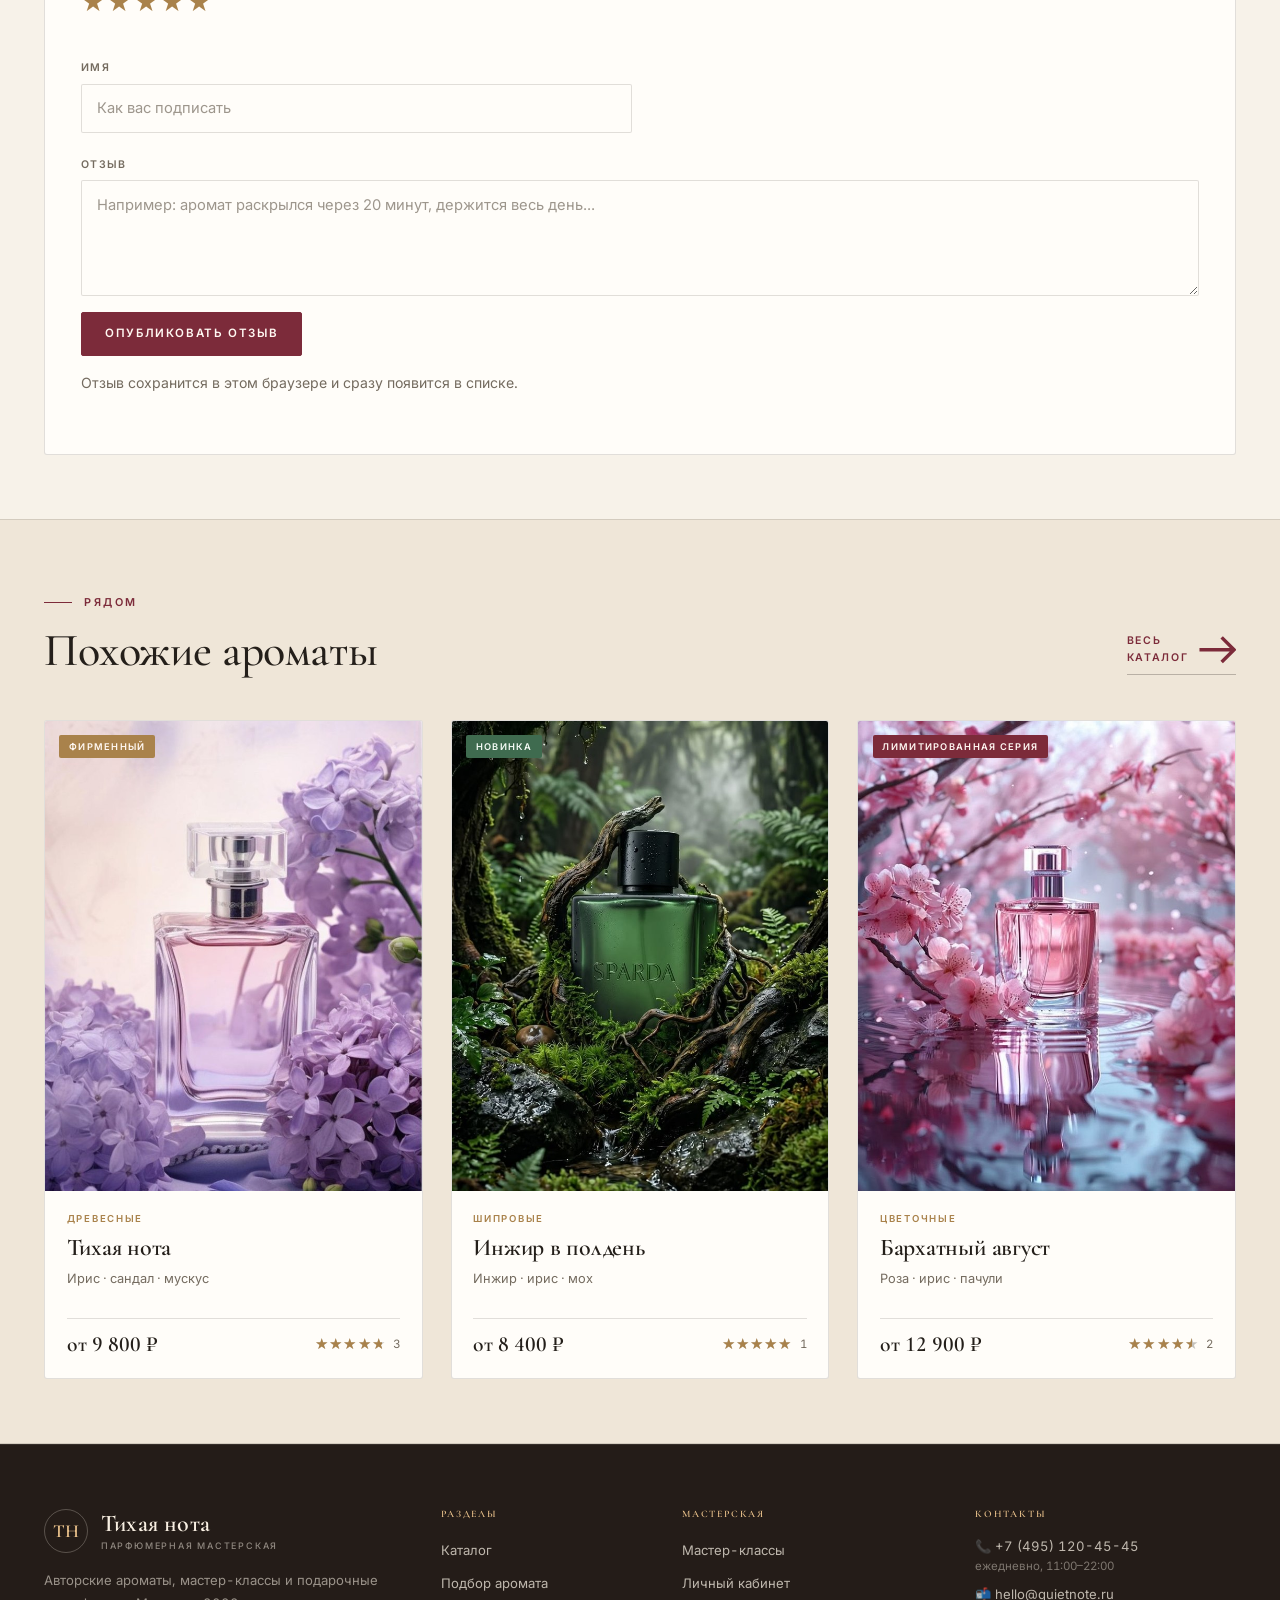
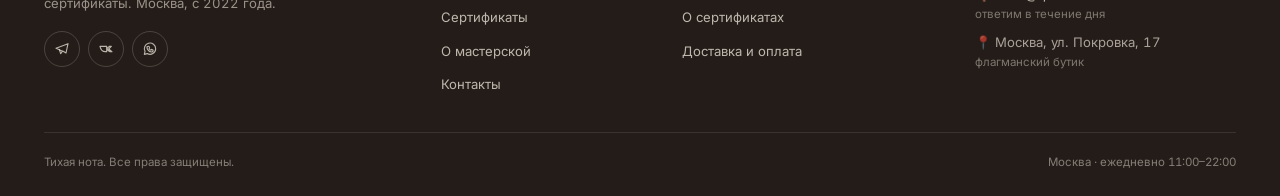
<file: product.html>
<!DOCTYPE html>
<html lang="ru" data-bs-theme="light">
<head>
  <meta charset="UTF-8">
  <meta name="viewport" content="width=device-width, initial-scale=1.0">
  <title>Бумага и дым — купить аромат | Тихая нота</title>
  <meta name="description" content="«Бумага и дым» — древесный аромат мастерской «Тихая нота». Бергамот, ладан и кедр. Флаконы 50 и 100 мл, отзывы и характеристики.">
  <meta property="og:type" content="product">
  <meta property="og:title" content="Бумага и дым — Тихая нота">
  <meta property="og:description" content="Древесный аромат с бергамотом, ладаном и кедром. Стойкость 6–8 часов.">
  <meta property="og:image" content="images/perfume-1.jpg">
  <meta property="og:locale" content="ru_RU">
  <meta name="theme-color" content="#f7f2e9">
  <script>
    (function () {
      try {
        var savedTheme = localStorage.getItem('tn_theme');
        if (savedTheme === 'light' || savedTheme === 'dark') {
          document.documentElement.setAttribute('data-bs-theme', savedTheme);
        }
      } catch (error) { /* localStorage недоступен */ }
    })();
  </script>
  <link rel="icon" href="images/favicon.svg" type="image/svg+xml">
  <link rel="preconnect" href="https://fonts.googleapis.com">
  <link rel="preconnect" href="https://fonts.gstatic.com" crossorigin>
  <link href="https://fonts.googleapis.com/css2?family=Cormorant+Garamond:ital,wght@0,400;0,500;0,600;0,700;1,400;1,500&family=Inter:wght@300;400;500;600;700&display=swap" rel="stylesheet">
  <link href="vendor/bootstrap/css/bootstrap.min.css" rel="stylesheet">
  <link rel="stylesheet" href="css/custom.css">
</head>
<body class="has-buybar">

  <a class="skip-link" href="#main">Перейти к содержимому</a>

  <header class="site-header">
    <nav class="navbar navbar-expand-lg site-nav" aria-label="Основная навигация">
      <div class="container navbar-container">
        <a class="navbar-brand" href="index.html">
          <span class="brand-mark" aria-hidden="true">ТН</span>
          <span class="brand-text">
            <span class="brand-name">Тихая нота</span>
            <span class="brand-tagline">Парфюмерная мастерская</span>
          </span>
        </a>
        <div class="collapse navbar-collapse" id="mainNavbar">
          <ul class="navbar-nav ms-auto">
            <li class="nav-item"><a class="nav-link" href="index.html">Главная</a></li>
            <li class="nav-item"><a class="nav-link active" aria-current="page" href="catalog.html">Каталог</a></li>
            <li class="nav-item"><a class="nav-link" href="quiz.html">Подбор аромата</a></li>
            <li class="nav-item"><a class="nav-link" href="certificates.html">Сертификаты</a></li>
            <li class="nav-item"><a class="nav-link" href="contacts.html">Контакты</a></li>
          </ul>
        </div>
        <div class="nav-actions">
          <a class="nav-icon-link" href="account.html" aria-label="Личный кабинет" title="Личный кабинет">
            <svg viewBox="0 0 24 24" fill="none" stroke="currentColor" stroke-width="1.8" stroke-linecap="round" stroke-linejoin="round" aria-hidden="true"><circle cx="12" cy="8" r="3.2"></circle><path d="M5.5 19c.8-3.2 3.3-5 6.5-5s5.7 1.8 6.5 5"></path></svg>
          </a>
          <button class="theme-toggle" id="themeToggle" type="button" aria-label="Включить тёмную тему" aria-pressed="false" title="Включить тёмную тему">
            <span class="theme-toggle__icon theme-toggle__sun" aria-hidden="true">
              <svg viewBox="0 0 24 24" fill="none" stroke="currentColor" stroke-width="1.8" stroke-linecap="round" stroke-linejoin="round"><circle cx="12" cy="12" r="4"></circle><path d="M12 2v2M12 20v2M4.9 4.9l1.4 1.4M17.7 17.7l1.4 1.4M2 12h2M20 12h2M4.9 19.1l1.4-1.4M17.7 6.3l1.4-1.4"></path></svg>
            </span>
            <span class="theme-toggle__icon theme-toggle__moon" aria-hidden="true">
              <svg viewBox="0 0 24 24" fill="none" stroke="currentColor" stroke-width="1.8" stroke-linecap="round" stroke-linejoin="round"><path d="M20.5 14.5A8.5 8.5 0 0 1 9.5 3.5a8.5 8.5 0 1 0 11 11Z"></path></svg>
            </span>
          </button>
          <button class="navbar-toggler" type="button" data-bs-toggle="collapse" data-bs-target="#mainNavbar" aria-controls="mainNavbar" aria-expanded="false" aria-label="Переключить навигацию">
            <span class="navbar-toggler-icon"><span class="menu-line"></span></span>
          </button>
        </div>
      </div>
    </nav>
  </header>

  <main id="main">

    <div class="page-top">
      <div class="container">
        <nav aria-label="Хлебные крошки">
          <ol class="breadcrumb">
            <li class="breadcrumb-item"><a href="index.html">Главная</a></li>
            <li class="breadcrumb-item"><a href="catalog.html">Каталог</a></li>
            <li class="breadcrumb-item active" aria-current="page" id="breadcrumbProduct">Бумага и дым</li>
          </ol>
        </nav>
      </div>
    </div>

    <section class="section">
      <div class="container">
        <div class="product-layout">

          <div class="product-media" data-reveal>
            <img id="productImage" src="images/perfume-1.jpg" alt="Аромат «Бумага и дым»" width="720" height="900">
            <span class="badge bg-warning product-card__badge" id="productBadge">Хит</span>
          </div>

          <div class="product-info" data-reveal>
            <span class="eyebrow" id="productFamily">Древесные · Средняя · Осень — зима</span>
            <h1 class="product-title" id="productTitle">Бумага и дым</h1>
            <p class="product-subtitle" id="productSubtitle">Тихий кабинет, стопка писем и тлеющая сигара где-то в соседней комнате.</p>

            <div class="product-rating" id="productRating">
              <span class="rating">
                <span class="stars" aria-hidden="true"><span class="stars__fill" style="width:88%"></span></span>
                <span class="rating__count">4,5 · 2 отзыва</span>
              </span>
              <a class="ms-3 small text-uppercase" href="#reviews" style="letter-spacing:.1em;font-size:.66rem;">Читать отзывы</a>
            </div>

            <p class="product-price"><span id="productPrice">8 900 ₽</span><small id="productVolumeLabel">/ 50 мл</small></p>

            <p class="product-description" id="productDescription">
              Аромат для тех, кто любит тишину с характером. Сухая бумага и ладан звучат почти архитектурно,
              а кедр и ветивер держат композицию у самой кожи.
            </p>

            <div class="volume-switch" id="volumeSwitch">
              <button class="volume-option is-active" type="button" data-volume="50" aria-pressed="true">50 мл — 8 900 ₽</button>
              <button class="volume-option" type="button" data-volume="100" aria-pressed="false">100 мл — 11 500 ₽</button>
            </div>

            <div class="product-actions">
              <button class="btn btn-primary btn-lg" id="productOrderBtn" type="button" data-order-perfume="paper-smoke" data-volume="50" data-price="8900">Купить флакон</button>
              <a class="btn btn-outline-primary btn-lg" id="productBookBtn" href="order.html?program=signature">Собрать свой аромат</a>
            </div>

            <ul class="product-meta" id="productMeta">
              <li><span>Концентрация</span><span>Eau de parfum</span></li>
              <li><span>Стойкость</span><span>6–8 часов</span></li>
              <li><span>Шлейф</span><span>Умеренный</span></li>
              <li><span>Год выпуска</span><span>2024</span></li>
            </ul>

            <div class="warning-note" id="productWarningBox">
              <svg viewBox="0 0 24 24" fill="none" stroke="currentColor" stroke-width="1.8" stroke-linecap="round" stroke-linejoin="round" aria-hidden="true"><path d="M12 3 2.5 20h19L12 3Z"/><path d="M12 9v5M12 17.2v.1"/></svg>
              <span id="productWarning">Содержит натуральные эфирные масла. Перед первым использованием нанесите на внутренний сгиб локтя и подождите 30 минут.</span>
            </div>
          </div>
        </div>
      </div>
    </section>

    <section class="section section--soft" aria-labelledby="notesTitle">
      <div class="container">
        <div class="section-head">
          <div>
            <span class="eyebrow">Композиция</span>
            <h2 class="section-title" id="notesTitle">Пирамида нот</h2>
          </div>
          <p class="section-lead mb-0">Аромат раскрывается в три этапа: от первого вдоха до базы, которая остаётся на коже дольше всего.</p>
        </div>

        <div class="notes-grid">
          <div class="note-card" data-reveal>
            <span class="note-card__index">I</span>
            <h3 class="note-card__title">Верхние ноты</h3>
            <p class="note-card__value" id="noteTop">Бергамот, чёрный перец</p>
          </div>
          <div class="note-card" data-reveal>
            <span class="note-card__index">II</span>
            <h3 class="note-card__title">Сердце</h3>
            <p class="note-card__value" id="noteHeart">Ладан, бумага</p>
          </div>
          <div class="note-card" data-reveal>
            <span class="note-card__index">III</span>
            <h3 class="note-card__title">База</h3>
            <p class="note-card__value" id="noteBase">Кедр, ветивер</p>
          </div>
        </div>
      </div>
    </section>

    <section class="section" aria-labelledby="storyTitle">
      <div class="container">
        <div class="row g-4 g-lg-5">
          <div class="col-12 col-lg-6">
            <span class="eyebrow">История</span>
            <h2 class="section-title" id="storyTitle">Как он появился</h2>
            <p class="lead-text" id="productStory">
              Мы собирали его как кабинет: старые книги, деревянный стол, чернила и прохлада за окном.
              Это аромат сосредоточенности, а не первого впечатления.
            </p>
            <p class="text-muted">Наносите на запястья и шею с расстояния 15–20 см. Не растирайте: так композиция раскрывается постепенно и живёт дольше.</p>
          </div>
          <div class="col-12 col-lg-6">
            <table class="specs">
              <caption class="visually-hidden">Характеристики аромата</caption>
              <tbody id="specsBody">
                <tr><th scope="row">Семейство</th><td data-label="Семейство">Древесные</td></tr>
                <tr><th scope="row">Интенсивность</th><td data-label="Интенсивность">Средняя</td></tr>
                <tr><th scope="row">Сезон</th><td data-label="Сезон">Осень — зима</td></tr>
                <tr><th scope="row">Концентрация</th><td data-label="Концентрация">Eau de parfum</td></tr>
                <tr><th scope="row">Стойкость</th><td data-label="Стойкость">6–8 часов</td></tr>
                <tr><th scope="row">Объём</th><td data-label="Объём">50 / 100 мл</td></tr>
              </tbody>
            </table>
          </div>
        </div>
      </div>
    </section>

    <section class="section section--soft" aria-labelledby="productFaqTitle">
      <div class="container">
        <div class="row g-4 g-lg-5">
          <div class="col-12 col-lg-4">
            <span class="eyebrow">Перед покупкой</span>
            <h2 class="section-title" id="productFaqTitle">Частые вопросы</h2>
            <p class="section-lead">Не нашли ответ? Напишите на <a href="mailto:hello@quietnote.ru">hello@quietnote.ru</a> или загляните в бутик.</p>
          </div>
          <div class="col-12 col-lg-8">
            <div class="accordion" id="productFaq">
              <div class="accordion-item">
                <h3 class="accordion-header">
                  <button class="accordion-button" type="button" data-bs-toggle="collapse" data-bs-target="#pfaq1" aria-expanded="true" aria-controls="pfaq1">Можно ли сначала попробовать?</button>
                </h3>
                <div id="pfaq1" class="accordion-collapse collapse show" data-bs-parent="#productFaq">
                  <div class="accordion-body">Да. В бутиках бесплатно наливают пробники на кожу, а набор из пяти ароматов по 2 мл стоит 1 200 ₽. Стоимость набора засчитывается в покупку полного флакона в течение месяца.</div>
                </div>
              </div>
              <div class="accordion-item">
                <h3 class="accordion-header">
                  <button class="accordion-button collapsed" type="button" data-bs-toggle="collapse" data-bs-target="#pfaq2" aria-expanded="false" aria-controls="pfaq2">Почему у аромата несколько объёмов?</button>
                </h3>
                <div id="pfaq2" class="accordion-collapse collapse" data-bs-parent="#productFaq">
                  <div class="accordion-body">Флакон 50 мл удобно носить с собой, 100 мл выгоднее по цене за миллилитр. Формула одинаковая — отличается только объём и стоимость.</div>
                </div>
              </div>
              <div class="accordion-item">
                <h3 class="accordion-header">
                  <button class="accordion-button collapsed" type="button" data-bs-toggle="collapse" data-bs-target="#pfaq3" aria-expanded="false" aria-controls="pfaq3">Есть ли аллергены в составе?</button>
                </h3>
                <div id="pfaq3" class="accordion-collapse collapse" data-bs-parent="#productFaq">
                  <div class="accordion-body">В каждом аромате есть натуральные эфирные масла — они могут вызывать индивидуальную реакцию. Полный состав указан на флаконе, а предупреждение — в карточке аромата. При чувствительной коже сначала сделайте тест.</div>
                </div>
              </div>
              <div class="accordion-item">
                <h3 class="accordion-header">
                  <button class="accordion-button collapsed" type="button" data-bs-toggle="collapse" data-bs-target="#pfaq4" aria-expanded="false" aria-controls="pfaq4">Как хранить флакон?</button>
                </h3>
                <div id="pfaq4" class="accordion-collapse collapse" data-bs-parent="#productFaq">
                  <div class="accordion-body">Вдали от прямого солнца и тепла, желательно в оригинальной коробке. Так композиция останется стабильной 3–5 лет после вскрытия.</div>
                </div>
              </div>
            </div>
          </div>
        </div>
      </div>
    </section>

    <!-- Отзывы -->
    <section class="section" id="reviews" aria-labelledby="reviewsTitle">
      <div class="container">
        <div class="section-head">
          <div>
            <span class="eyebrow">Отзывы</span>
            <h2 class="section-title" id="reviewsTitle">Что говорят гости</h2>
          </div>
          <p class="section-lead mb-0">Отзывы оставляют покупатели после покупки или мастер-класса. Новые отзывы сохраняются в вашем браузере.</p>
        </div>

        <div class="reviews-layout">
          <div class="reviews-summary" data-reveal>
            <div class="reviews-summary__score">
              <strong id="reviewsAverage">4,5</strong>
              <span>из 5</span>
            </div>
            <div id="reviewsStars"><span class="stars" aria-hidden="true"><span class="stars__fill" style="width:90%"></span></span></div>
            <p class="reviews-summary__count" id="reviewsCount">2 отзыва</p>
            <ul class="rating-bars" id="ratingBars">
              <li class="rating-bar"><span>5 звёзд</span><span class="rating-bar__track"><span class="rating-bar__fill" style="width:50%"></span></span><span>1</span></li>
              <li class="rating-bar"><span>4 звезды</span><span class="rating-bar__track"><span class="rating-bar__fill" style="width:50%"></span></span><span>1</span></li>
              <li class="rating-bar"><span>3 звезды</span><span class="rating-bar__track"></span><span>0</span></li>
              <li class="rating-bar"><span>2 звезды</span><span class="rating-bar__track"></span><span>0</span></li>
              <li class="rating-bar"><span>1 звезда</span><span class="rating-bar__track"></span><span>0</span></li>
            </ul>
          </div>

          <div>
            <div class="reviews-list-head">
              <h3>Отзывы покупателей</h3>
              <div>
                <label class="visually-hidden" for="reviewSort">Сортировка отзывов</label>
                <select class="form-select" id="reviewSort">
                  <option value="new">Сначала новые</option>
                  <option value="high">Сначала высокие</option>
                  <option value="low">Сначала низкие</option>
                </select>
              </div>
            </div>
            <div id="reviewsList"></div>
            <button class="btn btn-outline-primary reviews-more" id="reviewsMore" type="button">Показать ещё</button>
          </div>
        </div>

        <form class="review-form-card" id="reviewForm" novalidate>
          <h3>Оставить отзыв</h3>
          <p>Расскажите, как аромат раскрылся на вашей коже. Это поможет другим выбрать.</p>
          <div class="success-message" id="reviewSuccess"></div>

          <div class="mb-3">
            <span class="form-label d-block">Оценка</span>
            <div class="star-input" role="radiogroup" aria-label="Оценка аромата">
              <input type="radio" id="star5" name="review-rating" value="5" checked>
              <label for="star5" aria-label="5 звёзд">★</label>
              <input type="radio" id="star4" name="review-rating" value="4">
              <label for="star4" aria-label="4 звезды">★</label>
              <input type="radio" id="star3" name="review-rating" value="3">
              <label for="star3" aria-label="3 звезды">★</label>
              <input type="radio" id="star2" name="review-rating" value="2">
              <label for="star2" aria-label="2 звезды">★</label>
              <input type="radio" id="star1" name="review-rating" value="1">
              <label for="star1" aria-label="1 звезда">★</label>
            </div>
          </div>

          <div class="row g-3">
            <div class="col-12 col-md-6">
              <label class="form-label" for="reviewName">Имя</label>
              <input class="form-control" id="reviewName" name="name" type="text" autocomplete="name" placeholder="Как вас подписать" required>
              <div class="field-error" data-error-for="reviewName">Укажите имя — минимум 2 символа.</div>
            </div>
          </div>

          <div class="mt-3 mb-3">
            <label class="form-label" for="reviewText">Отзыв</label>
            <textarea class="form-control" id="reviewText" name="text" rows="4" placeholder="Например: аромат раскрылся через 20 минут, держится весь день..." required></textarea>
            <div class="field-error" data-error-for="reviewText">Расскажите чуть подробнее — минимум 20 символов.</div>
          </div>

          <button class="btn btn-primary" type="submit">Опубликовать отзыв</button>
          <p class="summary-note">Отзыв сохранится в этом браузере и сразу появится в списке.</p>
        </form>
      </div>
    </section>

    <!-- Похожие ароматы -->
    <section class="section section--soft" aria-labelledby="similarTitle">
      <div class="container">
        <div class="section-head">
          <div>
            <span class="eyebrow">Рядом</span>
            <h2 class="section-title" id="similarTitle">Похожие ароматы</h2>
          </div>
          <a class="section-link" href="catalog.html">Весь каталог
            <svg class="btn-icon" viewBox="0 0 16 16" fill="none" stroke="currentColor" stroke-width="1.4" aria-hidden="true"><path d="M1 8h13M10 3l5 5-5 5"/></svg>
          </a>
        </div>
        <div class="products-grid" id="similarGrid"></div>
      </div>
    </section>

  </main>

  <footer class="site-footer">
    <div class="container">
      <div class="footer-grid">
        <div class="footer-brand">
          <a class="navbar-brand" href="index.html">
            <span class="brand-mark" aria-hidden="true">ТН</span>
            <span class="brand-text">
              <span class="brand-name">Тихая нота</span>
              <span class="brand-tagline">Парфюмерная мастерская</span>
            </span>
          </a>
          <p>Авторские ароматы, мастер-классы и подарочные сертификаты. Москва, с 2022 года.</p>
          <div class="footer-socials">
            <a href="#" aria-label="Telegram"><svg viewBox="0 0 24 24" fill="none" stroke="currentColor" stroke-width="1.7" stroke-linecap="round" stroke-linejoin="round" aria-hidden="true"><path d="M21 4 3 11l5 2 2 6 3-4 5 3 3-14Z"/><path d="m8 13 4 2"/></svg></a>
            <a href="#" aria-label="VK"><svg viewBox="0 0 24 24" fill="none" stroke="currentColor" stroke-width="1.7" stroke-linecap="round" stroke-linejoin="round" aria-hidden="true"><path d="M3 8c1 5 4 8 8 8h2v-4c2 2 3 3 5 4h3c-2-1-5-4-5-4s2-2 4-4h-3c-1 1-3 3-4 4V8H3Z"/></svg></a>
            <a href="#" aria-label="WhatsApp"><svg viewBox="0 0 24 24" fill="none" stroke="currentColor" stroke-width="1.7" stroke-linecap="round" stroke-linejoin="round" aria-hidden="true"><path d="M20.5 11.5a8.5 8.5 0 0 1-12.6 7.4L3.5 20l1.1-4.3A8.5 8.5 0 1 1 20.5 11.5Z"/><path d="M8.8 8.4c.3-.6.7-.6 1-.6h.4c.2 0 .4.1.5.4l.7 1.6c.1.2 0 .4-.1.6l-.5.6c-.1.2-.2.3 0 .6.5.9 1.2 1.6 2.1 2 .3.1.4.1.6-.1l.7-.8c.2-.2.4-.2.6-.1l1.6.8c.2.1.3.2.3.4 0 .3 0 1.1-.5 1.7-.5.6-1.3 1-2.1 1-1.7 0-4.1-1.4-5.5-3.6-.9-1.4-1.2-2.6-1.1-3.4 0-.4.1-.8.3-1.1Z"/></svg></a>
          </div>
        </div>
        <div>
          <h2 class="footer-title">Разделы</h2>
          <ul class="footer-nav">
            <li><a href="catalog.html">Каталог</a></li>
            <li><a href="quiz.html">Подбор аромата</a></li>
            <li><a href="certificates.html">Сертификаты</a></li>
            <li><a href="about.html">О мастерской</a></li>
            <li><a href="contacts.html">Контакты</a></li>
          </ul>
        </div>
        <div>
          <h2 class="footer-title">Мастерская</h2>
          <ul class="footer-nav">
            <li><a href="order.html">Мастер-классы</a></li>
            <li><a href="account.html">Личный кабинет</a></li>
            <li><a href="certificates.html#faq">О сертификатах</a></li>
            <li><a href="index.html#faqTitle">Доставка и оплата</a></li>
          </ul>
        </div>
        <div>
          <h2 class="footer-title">Контакты</h2>
          <ul class="footer-contact">
            <li><a href="tel:+74951204545">📞 +7 (495) 120-45-45</a><span>ежедневно, 11:00–22:00</span></li>
            <li><a href="mailto:hello@quietnote.ru">📬 hello@quietnote.ru</a><span>ответим в течение дня</span></li>
            <li>📍 Москва, ул. Покровка, 17<span>флагманский бутик</span></li>
          </ul>
        </div>
      </div>
      <div class="footer-bottom">
        <span>Тихая нота. Все права защищены.</span>
        <span>Москва · ежедневно 11:00–22:00</span>
      </div>
    </div>
  </footer>

  <nav class="mobile-nav" aria-label="Мобильная навигация">
    <a href="index.html">
      <svg viewBox="0 0 24 24" fill="none" stroke="currentColor" stroke-width="1.8" stroke-linecap="round" stroke-linejoin="round" aria-hidden="true"><path d="M4 10.5 12 4l8 6.5V20H4v-9.5Z"/><path d="M9.5 20v-5h5v5"/></svg>
      <span>Главная</span>
    </a>
    <a href="catalog.html" class="active" aria-current="page">
      <svg viewBox="0 0 24 24" fill="none" stroke="currentColor" stroke-width="1.8" stroke-linecap="round" stroke-linejoin="round" aria-hidden="true"><rect x="3.5" y="3.5" width="7" height="7"/><rect x="13.5" y="3.5" width="7" height="7"/><rect x="3.5" y="13.5" width="7" height="7"/><rect x="13.5" y="13.5" width="7" height="7"/></svg>
      <span>Каталог</span>
    </a>
    <a href="quiz.html">
      <svg viewBox="0 0 24 24" fill="none" stroke="currentColor" stroke-width="1.8" stroke-linecap="round" stroke-linejoin="round" aria-hidden="true"><path d="M12 3v3M12 18v3M4.2 7.2l2.1 2.1M17.7 14.7l2.1 2.1M3 12h3M18 12h3M4.2 16.8l2.1-2.1M17.7 9.3l2.1-2.1"/><circle cx="12" cy="12" r="3"/></svg>
      <span>Подбор</span>
    </a>
    <a href="account.html">
      <svg viewBox="0 0 24 24" fill="none" stroke="currentColor" stroke-width="1.8" stroke-linecap="round" stroke-linejoin="round" aria-hidden="true"><circle cx="12" cy="8" r="3.2"/><path d="M5.5 19c.8-3.2 3.3-5 6.5-5s5.7 1.8 6.5 5"/></svg>
      <span>Кабинет</span>
    </a>
  </nav>

  <div class="sticky-buybar" aria-label="Быстрая покупка">
    <div class="sticky-buybar__price">
      <strong id="stickyPrice">8 900 ₽</strong>
      <span id="stickyVolume">50 мл</span>
    </div>
    <button class="btn btn-primary" type="button" id="stickyOrderBtn" data-order-perfume="paper-smoke" data-volume="50" data-price="8900">Купить</button>
  </div>

  <button class="scroll-top" id="scrollTop" type="button" aria-label="Наверх">
    <span class="scroll-top__icon" aria-hidden="true">🌸</span>
  </button>

  <div class="modal fade" id="orderModal" tabindex="-1" aria-labelledby="orderModalTitle" aria-hidden="true">
    <div class="modal-dialog modal-dialog-centered">
      <div class="modal-content">
        <div class="modal-header">
          <h2 class="modal-title" id="orderModalTitle">Оформление заказа</h2>
          <button type="button" class="btn-close" data-bs-dismiss="modal" aria-label="Закрыть"></button>
        </div>
        <div class="modal-body">
          <div id="orderProduct" class="order-product"></div>
          <div class="success-message" id="orderSuccess">
            Заказ <strong id="orderNumber"></strong> принят. Мы свяжемся с вами, чтобы подтвердить объём и доставку.
            Следить за статусом можно в <a href="account.html">личном кабинете</a>.
          </div>
          <form id="orderForm" novalidate>
            <input type="hidden" id="orderPerfumeId" name="perfume">
            <input type="hidden" id="orderVolume" name="volume">
            <input type="hidden" id="orderPrice" name="price">
            <div class="mb-3">
              <label class="form-label" for="orderName">Имя</label>
              <input class="form-control" id="orderName" name="name" type="text" autocomplete="given-name" placeholder="Как к вам обращаться" required>
              <div class="field-error" data-error-for="orderName"></div>
            </div>
            <div class="mb-3">
              <label class="form-label" for="orderPhone">Телефон</label>
              <input class="form-control" id="orderPhone" name="phone" type="tel" inputmode="tel" autocomplete="tel" placeholder="+7 (900) 000-00-00" required>
              <div class="field-error" data-error-for="orderPhone"></div>
            </div>
            <div class="mb-4">
              <label class="form-label" for="orderComment">Комментарий</label>
              <textarea class="form-control" id="orderComment" name="comment" rows="3" placeholder="Например, нужен пробник перед покупкой"></textarea>
            </div>
            <button class="btn btn-primary w-100" id="orderSubmit" type="submit">Подтвердить заказ</button>
            <p class="summary-note">Оплата при получении или в бутике. Отправим подтверждение по телефону.</p>
          </form>
        </div>
      </div>
    </div>
  </div>

  <script src="vendor/bootstrap/js/bootstrap.bundle.min.js"></script>
  <script src="js/data.js"></script>
  <script src="js/store.js"></script>
  <script src="js/theme.js"></script>
  <script src="js/product.js"></script>
  <script src="js/reviews.js"></script>
  <script src="js/custom.js"></script>
</body>
</html>
</file>
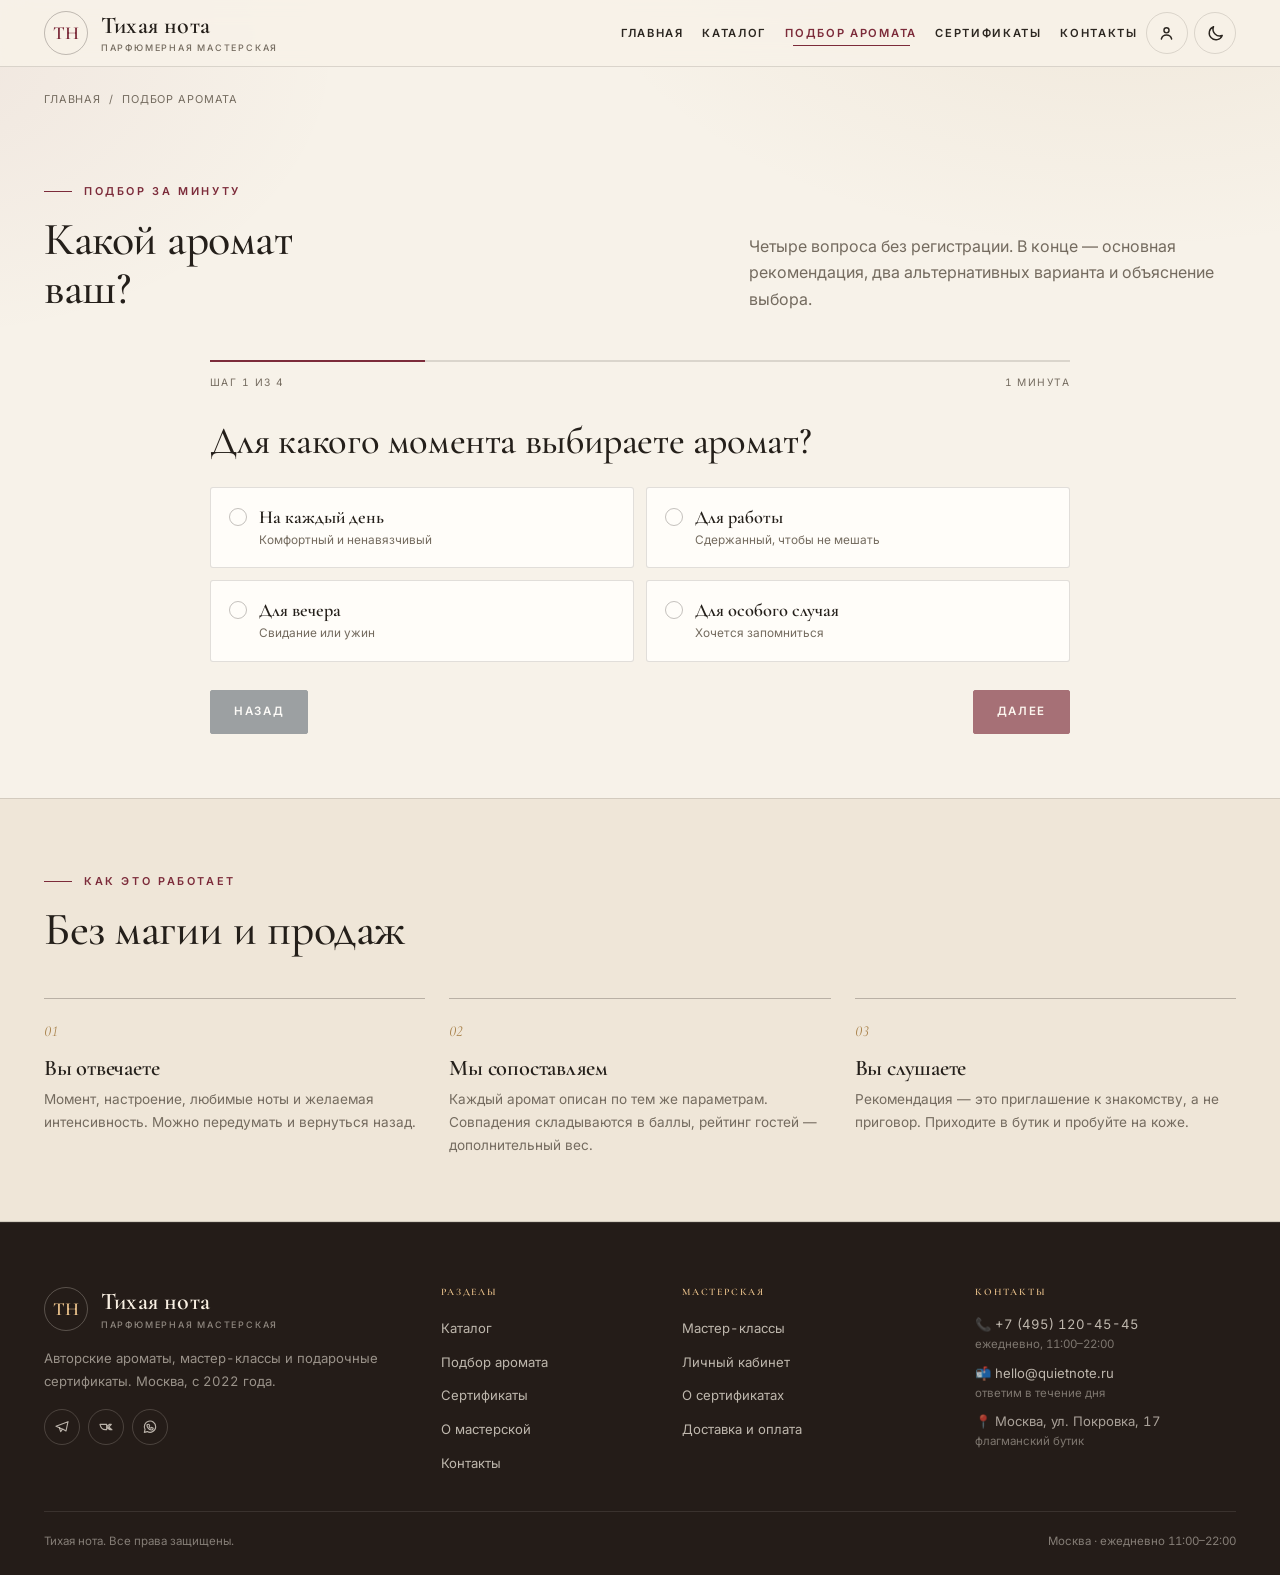
<file: quiz.html>
<!DOCTYPE html>
<html lang="ru" data-bs-theme="light">
<head>
  <meta charset="UTF-8">
  <meta name="viewport" content="width=device-width, initial-scale=1.0">
  <title>Подбор аромата — Тихая нота</title>
  <meta name="description" content="Подберите аромат за минуту: четыре вопроса о моменте, настроении, любимых нотах и интенсивности. «Тихая нота» предложит основную рекомендацию и два варианта.">
  <meta property="og:type" content="website">
  <meta property="og:title" content="Подбор аромата — Тихая нота">
  <meta property="og:description" content="Четыре вопроса — и мы подскажем аромат, который вам подходит.">
  <meta property="og:image" content="images/preview.jpg">
  <meta property="og:locale" content="ru_RU">
  <meta name="theme-color" content="#f7f2e9">
  <script>
    (function () {
      try {
        var savedTheme = localStorage.getItem('tn_theme');
        if (savedTheme === 'light' || savedTheme === 'dark') {
          document.documentElement.setAttribute('data-bs-theme', savedTheme);
        }
      } catch (error) { /* localStorage недоступен */ }
    })();
  </script>
  <link rel="icon" href="images/favicon.svg" type="image/svg+xml">
  <link rel="preconnect" href="https://fonts.googleapis.com">
  <link rel="preconnect" href="https://fonts.gstatic.com" crossorigin>
  <link href="https://fonts.googleapis.com/css2?family=Cormorant+Garamond:ital,wght@0,400;0,500;0,600;0,700;1,400;1,500&family=Inter:wght@300;400;500;600;700&display=swap" rel="stylesheet">
  <link href="vendor/bootstrap/css/bootstrap.min.css" rel="stylesheet">
  <link rel="stylesheet" href="css/custom.css">
</head>
<body>

  <a class="skip-link" href="#main">Перейти к содержимому</a>

  <header class="site-header">
    <nav class="navbar navbar-expand-lg site-nav" aria-label="Основная навигация">
      <div class="container navbar-container">
        <a class="navbar-brand" href="index.html">
          <span class="brand-mark" aria-hidden="true">ТН</span>
          <span class="brand-text">
            <span class="brand-name">Тихая нота</span>
            <span class="brand-tagline">Парфюмерная мастерская</span>
          </span>
        </a>
        <div class="collapse navbar-collapse" id="mainNavbar">
          <ul class="navbar-nav ms-auto">
            <li class="nav-item"><a class="nav-link" href="index.html">Главная</a></li>
            <li class="nav-item"><a class="nav-link" href="catalog.html">Каталог</a></li>
            <li class="nav-item"><a class="nav-link active" aria-current="page" href="quiz.html">Подбор аромата</a></li>
            <li class="nav-item"><a class="nav-link" href="certificates.html">Сертификаты</a></li>
            <li class="nav-item"><a class="nav-link" href="contacts.html">Контакты</a></li>
          </ul>
        </div>
        <div class="nav-actions">
          <a class="nav-icon-link" href="account.html" aria-label="Личный кабинет" title="Личный кабинет">
            <svg viewBox="0 0 24 24" fill="none" stroke="currentColor" stroke-width="1.8" stroke-linecap="round" stroke-linejoin="round" aria-hidden="true"><circle cx="12" cy="8" r="3.2"></circle><path d="M5.5 19c.8-3.2 3.3-5 6.5-5s5.7 1.8 6.5 5"></path></svg>
          </a>
          <button class="theme-toggle" id="themeToggle" type="button" aria-label="Включить тёмную тему" aria-pressed="false" title="Включить тёмную тему">
            <span class="theme-toggle__icon theme-toggle__sun" aria-hidden="true">
              <svg viewBox="0 0 24 24" fill="none" stroke="currentColor" stroke-width="1.8" stroke-linecap="round" stroke-linejoin="round"><circle cx="12" cy="12" r="4"></circle><path d="M12 2v2M12 20v2M4.9 4.9l1.4 1.4M17.7 17.7l1.4 1.4M2 12h2M20 12h2M4.9 19.1l1.4-1.4M17.7 6.3l1.4-1.4"></path></svg>
            </span>
            <span class="theme-toggle__icon theme-toggle__moon" aria-hidden="true">
              <svg viewBox="0 0 24 24" fill="none" stroke="currentColor" stroke-width="1.8" stroke-linecap="round" stroke-linejoin="round"><path d="M20.5 14.5A8.5 8.5 0 0 1 9.5 3.5a8.5 8.5 0 1 0 11 11Z"></path></svg>
            </span>
          </button>
          <button class="navbar-toggler" type="button" data-bs-toggle="collapse" data-bs-target="#mainNavbar" aria-controls="mainNavbar" aria-expanded="false" aria-label="Переключить навигацию">
            <span class="navbar-toggler-icon"><span class="menu-line"></span></span>
          </button>
        </div>
      </div>
    </nav>
  </header>

  <main id="main">

    <div class="page-top">
      <div class="container">
        <nav aria-label="Хлебные крошки">
          <ol class="breadcrumb">
            <li class="breadcrumb-item"><a href="index.html">Главная</a></li>
            <li class="breadcrumb-item active" aria-current="page">Подбор аромата</li>
          </ol>
        </nav>
      </div>
    </div>

    <section class="section">
      <div class="container">
        <div class="row align-items-end g-3 mb-4 mb-lg-5">
          <div class="col-12 col-lg-7">
            <span class="eyebrow">Подбор за минуту</span>
            <h1 class="section-title">Какой аромат<br>ваш?</h1>
          </div>
          <div class="col-12 col-lg-5">
            <p class="section-lead mb-0">Четыре вопроса без регистрации. В конце — основная рекомендация, два альтернативных варианта и объяснение выбора.</p>
          </div>
        </div>

        <div class="quiz-shell">
          <div class="quiz-progress" role="progressbar" aria-label="Прогресс подбора" aria-valuemin="0" aria-valuemax="4" aria-valuenow="1">
            <span class="quiz-progress__fill" id="quizProgressFill" style="width:25%"></span>
          </div>
          <div class="quiz-counter">
            <span id="quizCounter">Шаг 1 из 4</span>
            <span>1 минута</span>
          </div>

          <div id="quizSteps"></div>

          <div class="quiz-actions" id="quizNav">
            <button class="btn btn-secondary" id="quizBack" type="button" disabled>Назад</button>
            <button class="btn btn-primary" id="quizNext" type="button" disabled>Далее</button>
          </div>

          <div class="quiz-result" id="quizResult" aria-live="polite">
            <div class="quiz-result__card" id="quizResultCard"></div>

            <div class="quiz-alternatives">
              <h3>Ещё два варианта</h3>
              <div class="quiz-alt-grid" id="quizAlternatives"></div>
            </div>

            <div class="d-flex flex-wrap gap-3 mt-4">
              <a class="btn btn-outline-primary" href="quiz.html" id="quizRestart">Пройти заново</a>
              <a class="btn btn-secondary" href="catalog.html">Весь каталог</a>
            </div>
          </div>
        </div>
      </div>
    </section>

    <section class="section section--soft" aria-labelledby="quizHowTitle">
      <div class="container">
        <div class="section-head">
          <div>
            <span class="eyebrow">Как это работает</span>
            <h2 class="section-title" id="quizHowTitle">Без магии и продаж</h2>
          </div>
        </div>
        <div class="steps-grid">
          <article class="step-card" data-reveal>
            <span class="step-card__num">01</span>
            <h3>Вы отвечаете</h3>
            <p>Момент, настроение, любимые ноты и желаемая интенсивность. Можно передумать и вернуться назад.</p>
          </article>
          <article class="step-card" data-reveal>
            <span class="step-card__num">02</span>
            <h3>Мы сопоставляем</h3>
            <p>Каждый аромат описан по тем же параметрам. Совпадения складываются в баллы, рейтинг гостей — дополнительный вес.</p>
          </article>
          <article class="step-card" data-reveal>
            <span class="step-card__num">03</span>
            <h3>Вы слушаете</h3>
            <p>Рекомендация — это приглашение к знакомству, а не приговор. Приходите в бутик и пробуйте на коже.</p>
          </article>
        </div>
      </div>
    </section>

  </main>

  <footer class="site-footer">
    <div class="container">
      <div class="footer-grid">
        <div class="footer-brand">
          <a class="navbar-brand" href="index.html">
            <span class="brand-mark" aria-hidden="true">ТН</span>
            <span class="brand-text">
              <span class="brand-name">Тихая нота</span>
              <span class="brand-tagline">Парфюмерная мастерская</span>
            </span>
          </a>
          <p>Авторские ароматы, мастер-классы и подарочные сертификаты. Москва, с 2022 года.</p>
          <div class="footer-socials">
            <a href="#" aria-label="Telegram"><svg viewBox="0 0 24 24" fill="none" stroke="currentColor" stroke-width="1.7" stroke-linecap="round" stroke-linejoin="round" aria-hidden="true"><path d="M21 4 3 11l5 2 2 6 3-4 5 3 3-14Z"/><path d="m8 13 4 2"/></svg></a>
            <a href="#" aria-label="VK"><svg viewBox="0 0 24 24" fill="none" stroke="currentColor" stroke-width="1.7" stroke-linecap="round" stroke-linejoin="round" aria-hidden="true"><path d="M3 8c1 5 4 8 8 8h2v-4c2 2 3 3 5 4h3c-2-1-5-4-5-4s2-2 4-4h-3c-1 1-3 3-4 4V8H3Z"/></svg></a>
            <a href="#" aria-label="WhatsApp"><svg viewBox="0 0 24 24" fill="none" stroke="currentColor" stroke-width="1.7" stroke-linecap="round" stroke-linejoin="round" aria-hidden="true"><path d="M20.5 11.5a8.5 8.5 0 0 1-12.6 7.4L3.5 20l1.1-4.3A8.5 8.5 0 1 1 20.5 11.5Z"/><path d="M8.8 8.4c.3-.6.7-.6 1-.6h.4c.2 0 .4.1.5.4l.7 1.6c.1.2 0 .4-.1.6l-.5.6c-.1.2-.2.3 0 .6.5.9 1.2 1.6 2.1 2 .3.1.4.1.6-.1l.7-.8c.2-.2.4-.2.6-.1l1.6.8c.2.1.3.2.3.4 0 .3 0 1.1-.5 1.7-.5.6-1.3 1-2.1 1-1.7 0-4.1-1.4-5.5-3.6-.9-1.4-1.2-2.6-1.1-3.4 0-.4.1-.8.3-1.1Z"/></svg></a>
          </div>
        </div>
        <div>
          <h2 class="footer-title">Разделы</h2>
          <ul class="footer-nav">
            <li><a href="catalog.html">Каталог</a></li>
            <li><a href="quiz.html">Подбор аромата</a></li>
            <li><a href="certificates.html">Сертификаты</a></li>
            <li><a href="about.html">О мастерской</a></li>
            <li><a href="contacts.html">Контакты</a></li>
          </ul>
        </div>
        <div>
          <h2 class="footer-title">Мастерская</h2>
          <ul class="footer-nav">
            <li><a href="order.html">Мастер-классы</a></li>
            <li><a href="account.html">Личный кабинет</a></li>
            <li><a href="certificates.html#faq">О сертификатах</a></li>
            <li><a href="index.html#faqTitle">Доставка и оплата</a></li>
          </ul>
        </div>
        <div>
          <h2 class="footer-title">Контакты</h2>
          <ul class="footer-contact">
            <li><a href="tel:+74951204545">📞 +7 (495) 120-45-45</a><span>ежедневно, 11:00–22:00</span></li>
            <li><a href="mailto:hello@quietnote.ru">📬 hello@quietnote.ru</a><span>ответим в течение дня</span></li>
            <li>📍 Москва, ул. Покровка, 17<span>флагманский бутик</span></li>
          </ul>
        </div>
      </div>
      <div class="footer-bottom">
        <span>Тихая нота. Все права защищены.</span>
        <span>Москва · ежедневно 11:00–22:00</span>
      </div>
    </div>
  </footer>

  <nav class="mobile-nav" aria-label="Мобильная навигация">
    <a href="index.html">
      <svg viewBox="0 0 24 24" fill="none" stroke="currentColor" stroke-width="1.8" stroke-linecap="round" stroke-linejoin="round" aria-hidden="true"><path d="M4 10.5 12 4l8 6.5V20H4v-9.5Z"/><path d="M9.5 20v-5h5v5"/></svg>
      <span>Главная</span>
    </a>
    <a href="catalog.html">
      <svg viewBox="0 0 24 24" fill="none" stroke="currentColor" stroke-width="1.8" stroke-linecap="round" stroke-linejoin="round" aria-hidden="true"><rect x="3.5" y="3.5" width="7" height="7"/><rect x="13.5" y="3.5" width="7" height="7"/><rect x="3.5" y="13.5" width="7" height="7"/><rect x="13.5" y="13.5" width="7" height="7"/></svg>
      <span>Каталог</span>
    </a>
    <a href="quiz.html" class="active" aria-current="page">
      <svg viewBox="0 0 24 24" fill="none" stroke="currentColor" stroke-width="1.8" stroke-linecap="round" stroke-linejoin="round" aria-hidden="true"><path d="M12 3v3M12 18v3M4.2 7.2l2.1 2.1M17.7 14.7l2.1 2.1M3 12h3M18 12h3M4.2 16.8l2.1-2.1M17.7 9.3l2.1-2.1"/><circle cx="12" cy="12" r="3"/></svg>
      <span>Подбор</span>
    </a>
    <a href="account.html">
      <svg viewBox="0 0 24 24" fill="none" stroke="currentColor" stroke-width="1.8" stroke-linecap="round" stroke-linejoin="round" aria-hidden="true"><circle cx="12" cy="8" r="3.2"/><path d="M5.5 19c.8-3.2 3.3-5 6.5-5s5.7 1.8 6.5 5"/></svg>
      <span>Кабинет</span>
    </a>
  </nav>

  <button class="scroll-top" id="scrollTop" type="button" aria-label="Наверх">
    <span class="scroll-top__icon" aria-hidden="true">🌸</span>
  </button>

  <script src="vendor/bootstrap/js/bootstrap.bundle.min.js"></script>
  <script src="js/data.js"></script>
  <script src="js/store.js"></script>
  <script src="js/theme.js"></script>
  <script src="js/ratings.js"></script>
  <script src="js/custom.js"></script>
  <script src="js/quiz.js"></script>
</body>
</html>
</file>
<file: css/custom.css>
/* ==========================================================================
   «Тихая нота» — парфюмерная мастерская и бутик
   Фирменные стили поверх Bootstrap 5.3.8.
   Светлая тема — бумага и бордо, тёмная — вечерний бутик.
   ========================================================================== */

/* --------------------------------------------------------------------------
   1. Токены
   -------------------------------------------------------------------------- */

:root {
  --tn-bg: #f7f2e9;
  --tn-bg-soft: #efe6d8;
  --tn-surface: #fffdf9;
  --tn-surface-2: #f2eadf;
  --tn-ink: #241f1a;
  --tn-text: #2b2620;
  --tn-muted: #746b5f;
  --tn-border: rgba(43, 38, 32, 0.14);
  --tn-border-strong: rgba(43, 38, 32, 0.28);
  --tn-accent: #7c2b3a;
  --tn-accent-hover: #611f2c;
  --tn-accent-soft: rgba(124, 43, 58, 0.08);
  --tn-accent-ink: #fff8f2;
  --tn-brass: #a9824b;
  --tn-green: #3f6b4f;
  --tn-danger: #9c2f2f;
  --tn-header-bg: rgba(247, 242, 233, 0.88);
  --tn-shadow: 0 20px 50px rgba(43, 38, 32, 0.1);
  --tn-shadow-soft: 0 10px 26px rgba(43, 38, 32, 0.07);
  --tn-radius: 3px;
  --tn-radius-lg: 6px;
  --tn-serif: "Cormorant Garamond", "Playfair Display", Georgia, "Times New Roman", serif;
  --tn-sans: "Inter", "Manrope", system-ui, -apple-system, "Segoe UI", sans-serif;
  --tn-container: 1240px;
}

[data-bs-theme="dark"] {
  --tn-bg: #14110f;
  --tn-bg-soft: #1a1613;
  --tn-surface: #1e1916;
  --tn-surface-2: #261f1b;
  --tn-ink: #f4ede3;
  --tn-text: #ece4d8;
  --tn-muted: #a99d8e;
  --tn-border: rgba(244, 237, 227, 0.14);
  --tn-border-strong: rgba(244, 237, 227, 0.3);
  --tn-accent: #d9a86c;
  --tn-accent-hover: #e8bd88;
  --tn-accent-soft: rgba(217, 168, 108, 0.12);
  --tn-accent-ink: #241a10;
  --tn-brass: #d9a86c;
  --tn-green: #86b394;
  --tn-danger: #e08b8b;
  --tn-header-bg: rgba(20, 17, 15, 0.88);
  --tn-shadow: 0 20px 60px rgba(0, 0, 0, 0.5);
  --tn-shadow-soft: 0 10px 30px rgba(0, 0, 0, 0.35);
}

/* --------------------------------------------------------------------------
   2. База и типографика
   -------------------------------------------------------------------------- */

* {
  box-sizing: border-box;
}

html {
  scroll-behavior: smooth;
  scroll-padding-top: 96px;
}

body {
  min-height: 100vh;
  margin: 0;
  overflow-x: hidden;
  font-family: var(--tn-sans);
  font-size: 1rem;
  font-weight: 400;
  font-variant-numeric: lining-nums tabular-nums;
  line-height: 1.65;
  color: var(--tn-text);
  background-color: var(--tn-bg);
  background-image:
    radial-gradient(900px 520px at 88% -8%, rgba(169, 130, 75, 0.1), transparent 62%),
    radial-gradient(700px 480px at -6% 6%, rgba(124, 43, 58, 0.06), transparent 60%);
  background-repeat: no-repeat;
  background-attachment: fixed;
  -webkit-font-smoothing: antialiased;
  text-rendering: optimizeLegibility;
}

h1, h2, h3, h4, h5, h6,
.h1, .h2, .h3, .h4, .h5, .h6 {
  font-family: var(--tn-serif);
  font-weight: 600;
  line-height: 1.1;
  letter-spacing: -0.01em;
  color: var(--tn-ink);
}

p {
  margin-bottom: 1rem;
}

a {
  color: var(--tn-accent);
  text-decoration-thickness: 1px;
  text-underline-offset: 3px;
  transition: color 0.2s ease;
}

a:hover {
  color: var(--tn-accent-hover);
}

img {
  max-width: 100%;
  height: auto;
}

::selection {
  color: var(--tn-accent-ink);
  background: var(--tn-accent);
}

:focus-visible {
  outline: 2px solid var(--tn-accent);
  outline-offset: 3px;
}

.container,
.navbar-container {
  width: 100%;
  max-width: var(--tn-container);
  margin-inline: auto;
  padding-inline: 1.5rem;
}

.display-title {
  margin: 0 0 1.25rem;
  font-family: var(--tn-serif);
  font-size: clamp(2.9rem, 6vw, 5.1rem);
  font-weight: 500;
  line-height: 0.98;
  letter-spacing: -0.025em;
}

.accent {
  color: var(--tn-accent);
  font-style: italic;
}

.text-muted {
  color: var(--tn-muted) !important;
}

.eyebrow {
  display: inline-flex;
  align-items: center;
  gap: 0.75rem;
  margin-bottom: 1rem;
  font-size: 0.68rem;
  font-weight: 600;
  line-height: 1.4;
  letter-spacing: 0.24em;
  text-transform: uppercase;
  color: var(--tn-accent);
}

.eyebrow::before {
  content: "";
  display: inline-block;
  width: 28px;
  height: 1px;
  background: currentColor;
}

.eyebrow--plain::before {
  display: none;
}

.lead-text {
  font-size: 1.06rem;
  line-height: 1.8;
  color: var(--tn-muted);
}

.divider {
  height: 1px;
  margin: 0;
  border: 0;
  background: var(--tn-border);
}

/* --------------------------------------------------------------------------
   3. Bootstrap: перекраска переменных
   -------------------------------------------------------------------------- */

:root,
[data-bs-theme="light"] {
  --bs-body-bg: var(--tn-bg);
  --bs-body-color: var(--tn-text);
  --bs-body-font-family: var(--tn-sans);
  --bs-emphasis-color: var(--tn-ink);
  --bs-secondary-color: var(--tn-muted);
  --bs-secondary-rgb: 116, 107, 95;
  --bs-border-color: var(--tn-border);
  --bs-border-color-translucent: var(--tn-border);
  --bs-link-color: var(--tn-accent);
  --bs-link-hover-color: var(--tn-accent-hover);
  --bs-primary: var(--tn-accent);
  --bs-primary-rgb: 124, 43, 58;
  --bs-focus-ring-color: rgba(124, 43, 58, 0.28);
  --bs-tertiary-bg: var(--tn-surface-2);
  --bs-secondary-bg: var(--tn-surface-2);
}

[data-bs-theme="dark"] {
  --bs-body-bg: var(--tn-bg);
  --bs-body-color: var(--tn-text);
  --bs-emphasis-color: var(--tn-ink);
  --bs-secondary-color: var(--tn-muted);
  --bs-secondary-rgb: 169, 157, 142;
  --bs-border-color: var(--tn-border);
  --bs-border-color-translucent: var(--tn-border);
  --bs-link-color: var(--tn-accent);
  --bs-link-hover-color: var(--tn-accent-hover);
  --bs-primary: var(--tn-accent);
  --bs-primary-rgb: 217, 168, 108;
  --bs-focus-ring-color: rgba(217, 168, 108, 0.3);
  --bs-tertiary-bg: var(--tn-surface-2);
  --bs-secondary-bg: var(--tn-surface-2);
}

/* --------------------------------------------------------------------------
   4. Кнопки
   -------------------------------------------------------------------------- */

.btn {
  --bs-btn-font-family: var(--tn-sans);
  --bs-btn-font-size: 0.72rem;
  --bs-btn-font-weight: 600;
  --bs-btn-line-height: 1.3;
  --bs-btn-padding-x: 1.45rem;
  --bs-btn-padding-y: 0.85rem;
  --bs-btn-border-width: 1px;
  --bs-btn-border-radius: 2px;
  display: inline-flex;
  align-items: center;
  justify-content: center;
  gap: 0.55rem;
  letter-spacing: 0.14em;
  text-transform: uppercase;
  white-space: normal;
  transition: background-color 0.2s ease, border-color 0.2s ease, color 0.2s ease, transform 0.2s ease;
}

.btn:active {
  transform: translateY(1px);
}

.btn-lg {
  --bs-btn-font-size: 0.76rem;
  --bs-btn-padding-x: 1.9rem;
  --bs-btn-padding-y: 1rem;
  --bs-btn-border-radius: 2px;
}

.btn-sm {
  --bs-btn-font-size: 0.66rem;
  --bs-btn-padding-x: 1rem;
  --bs-btn-padding-y: 0.6rem;
}

.btn-primary {
  --bs-btn-color: var(--tn-accent-ink);
  --bs-btn-bg: var(--tn-accent);
  --bs-btn-border-color: var(--tn-accent);
  --bs-btn-hover-color: var(--tn-accent-ink);
  --bs-btn-hover-bg: var(--tn-accent-hover);
  --bs-btn-hover-border-color: var(--tn-accent-hover);
  --bs-btn-active-color: var(--tn-accent-ink);
  --bs-btn-active-bg: var(--tn-accent-hover);
  --bs-btn-active-border-color: var(--tn-accent-hover);
  --bs-btn-disabled-color: var(--tn-accent-ink);
  --bs-btn-disabled-bg: var(--tn-accent);
  --bs-btn-disabled-border-color: var(--tn-accent);
}

.btn-outline-primary {
  --bs-btn-color: var(--tn-accent);
  --bs-btn-border-color: var(--tn-border-strong);
  --bs-btn-hover-color: var(--tn-accent-ink);
  --bs-btn-hover-bg: var(--tn-accent);
  --bs-btn-hover-border-color: var(--tn-accent);
  --bs-btn-active-color: var(--tn-accent-ink);
  --bs-btn-active-bg: var(--tn-accent);
  --bs-btn-active-border-color: var(--tn-accent);
}

.btn-secondary {
  --bs-btn-color: var(--tn-ink);
  --bs-btn-bg: transparent;
  --bs-btn-border-color: var(--tn-border-strong);
  --bs-btn-hover-color: var(--tn-bg);
  --bs-btn-hover-bg: var(--tn-ink);
  --bs-btn-hover-border-color: var(--tn-ink);
  --bs-btn-active-color: var(--tn-bg);
  --bs-btn-active-bg: var(--tn-ink);
  --bs-btn-active-border-color: var(--tn-ink);
}

.btn-link {
  --bs-btn-color: var(--tn-text);
  padding-inline: 0;
  text-decoration: none;
  border: 0;
}

.btn-link:hover {
  color: var(--tn-accent);
}

.btn .btn-icon {
  width: 14px;
  height: 14px;
  flex: 0 0 auto;
}

/* --------------------------------------------------------------------------
   5. Шапка и навигация
   -------------------------------------------------------------------------- */

.site-header {
  position: sticky;
  top: 0;
  z-index: 1030;
  background: var(--tn-header-bg);
  border-bottom: 1px solid var(--tn-border);
  backdrop-filter: saturate(140%) blur(14px);
  -webkit-backdrop-filter: saturate(140%) blur(14px);
}

.site-nav {
  padding-block: 0.7rem;
}

.navbar-brand {
  order: 0;
  display: inline-flex;
  align-items: center;
  gap: 0.8rem;
  margin: 0;
  padding: 0;
  color: var(--tn-ink);
  text-decoration: none;
}

.navbar-brand:hover {
  color: var(--tn-ink);
}

.brand-mark {
  display: grid;
  place-items: center;
  width: 44px;
  height: 44px;
  flex: 0 0 auto;
  font-family: var(--tn-serif);
  font-size: 1.15rem;
  font-weight: 600;
  letter-spacing: 0.02em;
  color: var(--tn-accent);
  border: 1px solid var(--tn-border-strong);
  border-radius: 50%;
  background: transparent;
}

.brand-text {
  display: flex;
  flex-direction: column;
  line-height: 1.1;
}

.brand-name {
  font-family: var(--tn-serif);
  font-size: 1.5rem;
  font-weight: 600;
  letter-spacing: 0.01em;
}

.brand-tagline {
  margin-top: 0.25rem;
  font-size: 0.56rem;
  font-weight: 500;
  letter-spacing: 0.2em;
  text-transform: uppercase;
  color: var(--tn-muted);
}

.nav-actions {
  order: 2;
  display: flex;
  align-items: center;
  gap: 0.4rem;
  margin-left: 0;
}

.nav-icon-link,
.theme-toggle,
.navbar-toggler {
  display: grid;
  place-items: center;
  width: 42px;
  height: 42px;
  padding: 0;
  color: var(--tn-text);
  background: transparent;
  border: 1px solid var(--tn-border);
  border-radius: 50%;
  transition: color 0.2s ease, border-color 0.2s ease, background-color 0.2s ease;
}

.nav-icon-link:hover,
.theme-toggle:hover,
.navbar-toggler:hover {
  color: var(--tn-accent);
  border-color: var(--tn-accent);
}

.nav-icon-link svg {
  width: 19px;
  height: 19px;
}

.theme-toggle {
  position: relative;
  overflow: hidden;
}

.theme-toggle__icon {
  position: absolute;
  inset: 0;
  display: grid;
  place-items: center;
  opacity: 0;
  transform: rotate(-50deg) scale(0.6);
  transition: opacity 0.3s ease, transform 0.4s ease;
}

.theme-toggle__icon svg {
  width: 19px;
  height: 19px;
}

[data-bs-theme="dark"] .theme-toggle__sun {
  opacity: 1;
  transform: rotate(0) scale(1);
}

[data-bs-theme="light"] .theme-toggle__moon {
  opacity: 1;
  transform: rotate(0) scale(1);
}

.navbar-toggler {
  border-radius: 50%;
}

.navbar-toggler-icon {
  position: relative;
  display: block;
  width: 18px;
  height: 12px;
  background-image: none;
}

.navbar-toggler-icon::before,
.navbar-toggler-icon::after,
.menu-line {
  content: "";
  position: absolute;
  left: 0;
  width: 18px;
  height: 1.5px;
  background: currentColor;
  transition: transform 0.25s ease, opacity 0.2s ease;
}

.navbar-toggler-icon::before {
  top: 0;
}

.menu-line {
  top: 5.25px;
}

.navbar-toggler-icon::after {
  bottom: 0;
}

.navbar-toggler[aria-expanded="true"] .navbar-toggler-icon::before {
  transform: translateY(5.25px) rotate(45deg);
}

.navbar-toggler[aria-expanded="true"] .menu-line {
  opacity: 0;
}

.navbar-toggler[aria-expanded="true"] .navbar-toggler-icon::after {
  transform: translateY(-5.25px) rotate(-45deg);
}

.navbar-collapse .navbar-nav {
  order: 1;
  gap: 0.15rem;
}

.navbar-nav .nav-link {
  position: relative;
  padding: 0.6rem 0.95rem;
  font-size: 0.7rem;
  font-weight: 600;
  letter-spacing: 0.15em;
  text-transform: uppercase;
  color: var(--tn-text);
  transition: color 0.2s ease;
}

.navbar-nav .nav-link::after {
  content: "";
  position: absolute;
  left: 0.95rem;
  right: 0.95rem;
  bottom: 0.35rem;
  height: 1px;
  background: var(--tn-accent);
  transform: scaleX(0);
  transform-origin: left;
  transition: transform 0.25s ease;
}

.navbar-nav .nav-link:hover,
.navbar-nav .nav-link.active {
  color: var(--tn-accent);
}

.navbar-nav .nav-link:hover::after,
.navbar-nav .nav-link.active::after {
  transform: scaleX(1);
}

/* --------------------------------------------------------------------------
   6. Hero
   -------------------------------------------------------------------------- */

.hero {
  position: relative;
  overflow: hidden;
  padding: clamp(2.75rem, 5.5vw, 5.5rem) 0 clamp(2.5rem, 4.5vw, 4.5rem);
  border-bottom: 1px solid var(--tn-border);
}

.hero::before {
  content: "";
  position: absolute;
  top: -20%;
  right: -8%;
  width: 46vw;
  height: 46vw;
  max-width: 640px;
  max-height: 640px;
  border: 1px solid var(--tn-border);
  border-radius: 50%;
  pointer-events: none;
}

.hero-eyebrow {
  margin-bottom: 1.1rem;
}

.hero-subtitle {
  max-width: 33rem;
  margin-bottom: 1.9rem;
  font-size: 1.05rem;
  line-height: 1.8;
  color: var(--tn-muted);
}

.hero-actions {
  display: flex;
  flex-wrap: wrap;
  gap: 0.75rem;
  margin-bottom: 2.5rem;
}

.hero-stats {
  display: flex;
  flex-wrap: wrap;
  gap: clamp(1.5rem, 4vw, 3rem);
  padding-top: 1.5rem;
  border-top: 1px solid var(--tn-border);
}

.hero-stats strong {
  display: block;
  font-family: var(--tn-serif);
  font-size: 1.9rem;
  font-weight: 600;
  line-height: 1;
  color: var(--tn-ink);
}

.hero-stats span {
  display: block;
  margin-top: 0.45rem;
  max-width: 120px;
  font-size: 0.62rem;
  font-weight: 500;
  line-height: 1.5;
  letter-spacing: 0.14em;
  text-transform: uppercase;
  color: var(--tn-muted);
}

.hero-carousel {
  position: relative;
  overflow: hidden;
  border-radius: 300px 300px 4px 4px;
  box-shadow: var(--tn-shadow);
  background: var(--tn-surface-2);
}

.hero-carousel .carousel-inner,
.hero-carousel .carousel-item {
  height: 100%;
}

.hero-carousel .carousel-item img {
  width: 100%;
  aspect-ratio: 4 / 5;
  object-fit: cover;
}

.carousel-caption {
  left: 0;
  right: 0;
  bottom: 0;
  padding: 4.5rem 1.5rem 1.5rem;
  text-align: left;
  background: linear-gradient(to top, rgba(16, 12, 9, 0.78), rgba(16, 12, 9, 0));
}

.carousel-caption .badge {
  margin-bottom: 0.6rem;
}

.carousel-caption h2 {
  margin: 0 0 0.35rem;
  font-family: var(--tn-serif);
  font-size: clamp(1.6rem, 2.4vw, 2.1rem);
  color: #fffaf3;
}

.carousel-caption p {
  margin: 0;
  font-size: 0.68rem;
  letter-spacing: 0.13em;
  text-transform: uppercase;
  color: rgba(255, 250, 243, 0.8);
}

.hero-carousel .carousel-indicators {
  bottom: 1rem;
  margin-bottom: 0;
  gap: 0.4rem;
}

.hero-carousel .carousel-indicators [data-bs-target] {
  width: 22px;
  height: 2px;
  margin: 0;
  border: 0;
  background: rgba(255, 250, 243, 0.45);
  opacity: 1;
  transition: background-color 0.2s ease, width 0.2s ease;
}

.hero-carousel .carousel-indicators .active {
  width: 34px;
  background: #fffaf3;
}

.hero-carousel .carousel-control-prev,
.hero-carousel .carousel-control-next {
  width: 44px;
  height: 44px;
  top: auto;
  bottom: 1rem;
  margin: 0 1rem;
  border: 1px solid rgba(255, 250, 243, 0.4);
  border-radius: 50%;
  opacity: 0;
  transition: opacity 0.25s ease, background-color 0.2s ease;
}

.hero-carousel:hover .carousel-control-prev,
.hero-carousel:hover .carousel-control-next,
.hero-carousel:focus-within .carousel-control-prev,
.hero-carousel:focus-within .carousel-control-next {
  opacity: 0.9;
}

.hero-carousel .carousel-control-prev:hover,
.hero-carousel .carousel-control-next:hover {
  background: rgba(255, 250, 243, 0.16);
}

.hero-carousel .carousel-control-prev-icon,
.hero-carousel .carousel-control-next-icon {
  width: 14px;
  height: 14px;
}

/* --------------------------------------------------------------------------
   7. Секции
   -------------------------------------------------------------------------- */

.section {
  padding: clamp(2.75rem, 5vw, 4.75rem) 0;
}

.section--soft {
  background: var(--tn-bg-soft);
  border-block: 1px solid var(--tn-border);
}

.section--flush-top {
  padding-top: 0;
}

.section-head {
  display: flex;
  flex-wrap: wrap;
  align-items: flex-end;
  justify-content: space-between;
  gap: 1rem 2rem;
  margin-bottom: clamp(1.75rem, 3.5vw, 3rem);
}

.section-title {
  margin: 0;
  font-family: var(--tn-serif);
  font-size: clamp(2rem, 3.6vw, 3rem);
  font-weight: 500;
  line-height: 1.05;
}

.section-lead {
  max-width: 40rem;
  margin: 0.85rem 0 0;
  color: var(--tn-muted);
}

.section-link {
  display: inline-flex;
  align-items: center;
  gap: 0.5rem;
  padding-bottom: 0.3rem;
  font-size: 0.66rem;
  font-weight: 600;
  letter-spacing: 0.16em;
  text-transform: uppercase;
  text-decoration: none;
  border-bottom: 1px solid var(--tn-border-strong);
}

.section-link:hover {
  color: var(--tn-accent);
  border-color: var(--tn-accent);
}

/* --------------------------------------------------------------------------
   8. Преимущества
   -------------------------------------------------------------------------- */

.advantages {
  display: grid;
  grid-template-columns: repeat(4, minmax(0, 1fr));
  gap: 1px;
  background: var(--tn-border);
  border: 1px solid var(--tn-border);
}

.advantage {
  height: 100%;
  padding: 1.75rem 1.6rem;
  background: var(--tn-surface);
}

.advantage__num {
  display: block;
  margin-bottom: 1.6rem;
  font-family: var(--tn-serif);
  font-size: 0.95rem;
  font-style: italic;
  color: var(--tn-brass);
}

.advantage__title {
  margin: 0 0 0.6rem;
  font-family: var(--tn-serif);
  font-size: 1.4rem;
  font-weight: 600;
}

.advantage__text {
  margin: 0;
  font-size: 0.86rem;
  line-height: 1.7;
  color: var(--tn-muted);
}

/* --------------------------------------------------------------------------
   9. Карточки ароматов
   -------------------------------------------------------------------------- */

.products-grid {
  display: grid;
  grid-template-columns: repeat(3, minmax(0, 1fr));
  gap: 1.75rem;
}

.products-grid--four {
  grid-template-columns: repeat(4, minmax(0, 1fr));
}

.product-card {
  display: flex;
  flex-direction: column;
  height: 100%;
  overflow: hidden;
  background: var(--tn-surface);
  border: 1px solid var(--tn-border);
  border-radius: var(--tn-radius);
  transition: transform 0.35s ease, box-shadow 0.35s ease, border-color 0.35s ease;
}

.product-card:hover {
  transform: translateY(-4px);
  border-color: var(--tn-border-strong);
  box-shadow: var(--tn-shadow-soft);
}

.product-card__media {
  position: relative;
  display: block;
  overflow: hidden;
  background: var(--tn-surface-2);
}

.product-card__media img {
  display: block;
  width: 100%;
  aspect-ratio: 4 / 5;
  object-fit: cover;
  transition: transform 0.9s cubic-bezier(0.2, 0.7, 0.2, 1);
}

.product-card:hover .product-card__media img {
  transform: scale(1.045);
}

.product-card__badge {
  position: absolute;
  top: 0.9rem;
  left: 0.9rem;
  z-index: 2;
}

.product-card__body {
  display: flex;
  flex-direction: column;
  flex: 1;
  padding: 1.25rem 1.35rem 1.4rem;
}

.product-card__family {
  margin: 0 0 0.4rem;
  font-size: 0.6rem;
  font-weight: 600;
  letter-spacing: 0.18em;
  text-transform: uppercase;
  color: var(--tn-brass);
}

.product-card__title {
  margin: 0 0 0.5rem;
  font-family: var(--tn-serif);
  font-size: 1.5rem;
  font-weight: 600;
  line-height: 1.15;
}

.product-card__title a {
  color: inherit;
  text-decoration: none;
}

.product-card__title a:hover {
  color: var(--tn-accent);
}

.product-card__notes {
  min-height: 2.6em;
  margin: 0 0 1rem;
  font-size: 0.8rem;
  line-height: 1.6;
  color: var(--tn-muted);
}

.product-card__meta {
  display: flex;
  flex-wrap: wrap;
  align-items: center;
  justify-content: space-between;
  gap: 0.35rem 0.75rem;
  margin-top: auto;
  padding-top: 0.9rem;
  border-top: 1px solid var(--tn-border);
}

.product-card__price {
  font-family: var(--tn-serif);
  font-size: 1.35rem;
  font-weight: 600;
  line-height: 1;
  color: var(--tn-ink);
  white-space: nowrap;
}

.product-card__actions {
  display: flex;
  gap: 0.5rem;
  margin-top: 1rem;
}

.product-card__actions .btn {
  flex: 1;
}

/* --------------------------------------------------------------------------
   10. Рейтинг и звёзды
   -------------------------------------------------------------------------- */

.rating {
  display: inline-flex;
  align-items: center;
  gap: 0.45rem;
  font-size: 0.72rem;
  line-height: 1.2;
  color: var(--tn-muted);
  white-space: nowrap;
}

.stars {
  position: relative;
  display: inline-block;
  font-family: Georgia, "Times New Roman", serif;
  font-size: 0.92rem;
  line-height: 1;
  letter-spacing: 0.08em;
  color: var(--tn-border-strong);
}

.stars::before {
  content: "★★★★★";
}

.stars__fill {
  position: absolute;
  top: 0;
  left: 0;
  overflow: hidden;
  color: var(--tn-brass);
  white-space: nowrap;
}

.stars__fill::before {
  content: "★★★★★";
}

.rating__count {
  color: var(--tn-muted);
}

.rating--empty .stars {
  opacity: 0.35;
}

/* --------------------------------------------------------------------------
   11. Бейджи, теги, алерты
   -------------------------------------------------------------------------- */

.badge {
  display: inline-flex;
  align-items: center;
  padding: 0.42rem 0.6rem;
  font-family: var(--tn-sans);
  font-size: 0.58rem;
  font-weight: 600;
  line-height: 1;
  letter-spacing: 0.14em;
  text-transform: uppercase;
  border-radius: 2px;
}

.bg-success {
  color: #f4fbf5 !important;
  background-color: var(--tn-green) !important;
}

.bg-warning {
  color: #241a10 !important;
  background-color: var(--tn-brass) !important;
}

.bg-danger {
  color: #fff7f2 !important;
  background-color: var(--tn-accent) !important;
}

.bg-info {
  color: var(--tn-accent-ink) !important;
  background-color: var(--tn-brass) !important;
}

.tag {
  display: inline-flex;
  align-items: center;
  padding: 0.35rem 0.65rem;
  font-size: 0.62rem;
  font-weight: 500;
  letter-spacing: 0.08em;
  color: var(--tn-muted);
  background: var(--tn-surface-2);
  border: 1px solid var(--tn-border);
  border-radius: 999px;
}

.alert {
  padding: 1rem 1.15rem;
  font-size: 0.88rem;
  color: var(--tn-text);
  background: var(--tn-surface-2);
  border: 1px solid var(--tn-border);
  border-left: 2px solid var(--tn-accent);
  border-radius: 2px;
}

.alert-info {
  color: var(--tn-text);
  background: var(--tn-accent-soft);
  border-color: var(--tn-border);
  border-left-color: var(--tn-accent);
}

.alert-warning {
  color: var(--tn-text);
  background: rgba(169, 130, 75, 0.1);
  border-color: var(--tn-border);
  border-left-color: var(--tn-brass);
}

.alert-success {
  color: var(--tn-text);
  background: rgba(63, 107, 79, 0.1);
  border-color: var(--tn-border);
  border-left-color: var(--tn-green);
}

.alert-danger {
  color: var(--tn-text);
  background: rgba(156, 47, 47, 0.09);
  border-color: var(--tn-border);
  border-left-color: var(--tn-danger);
}

.warning-note {
  display: flex;
  gap: 0.85rem;
  padding: 1rem 1.1rem;
  font-size: 0.85rem;
  line-height: 1.65;
  color: var(--tn-muted);
  background: rgba(169, 130, 75, 0.08);
  border: 1px solid var(--tn-border);
  border-left: 2px solid var(--tn-brass);
}

.warning-note svg {
  flex: 0 0 auto;
  width: 18px;
  height: 18px;
  margin-top: 0.15rem;
  color: var(--tn-brass);
}

/* --------------------------------------------------------------------------
   12. Формы
   -------------------------------------------------------------------------- */

.form-label {
  margin-bottom: 0.45rem;
  font-size: 0.66rem;
  font-weight: 600;
  letter-spacing: 0.12em;
  text-transform: uppercase;
  color: var(--tn-muted);
}

.form-control,
.form-select {
  padding: 0.78rem 0.95rem;
  font-family: var(--tn-sans);
  font-size: 0.92rem;
  color: var(--tn-text);
  background-color: var(--tn-surface);
  border: 1px solid var(--tn-border);
  border-radius: 2px;
  transition: border-color 0.2s ease, box-shadow 0.2s ease;
}

.form-control::placeholder {
  color: var(--tn-muted);
  opacity: 0.7;
}

.form-control:focus,
.form-select:focus {
  color: var(--tn-text);
  background-color: var(--tn-surface);
  border-color: var(--tn-accent);
  box-shadow: 0 0 0 3px var(--tn-accent-soft);
}

.form-select {
  background-image: url("data:image/svg+xml,%3Csvg xmlns='http://www.w3.org/2000/svg' width='12' height='8' viewBox='0 0 12 8'%3E%3Cpath d='M1 1l5 5 5-5' fill='none' stroke='%23746b5f' stroke-width='1.4' stroke-linecap='round' stroke-linejoin='round'/%3E%3C/svg%3E");
  background-size: 12px 8px;
}

[data-bs-theme="dark"] .form-select {
  background-image: url("data:image/svg+xml,%3Csvg xmlns='http://www.w3.org/2000/svg' width='12' height='8' viewBox='0 0 12 8'%3E%3Cpath d='M1 1l5 5 5-5' fill='none' stroke='%23a99d8e' stroke-width='1.4' stroke-linecap='round' stroke-linejoin='round'/%3E%3C/svg%3E");
}

.form-text {
  font-size: 0.75rem;
  color: var(--tn-muted);
}

.form-check-input {
  width: 1.05em;
  height: 1.05em;
  margin-top: 0.22em;
  background-color: var(--tn-surface);
  border-color: var(--tn-border-strong);
  border-radius: 1px;
}

.form-check-input:checked {
  background-color: var(--tn-accent);
  border-color: var(--tn-accent);
}

.form-check-input:focus {
  border-color: var(--tn-accent);
  box-shadow: 0 0 0 3px var(--tn-accent-soft);
}

.form-check-label {
  font-size: 0.84rem;
  color: var(--tn-muted);
}

.form-control[aria-invalid="true"],
.form-select[aria-invalid="true"] {
  border-color: var(--tn-danger);
  box-shadow: 0 0 0 3px rgba(156, 47, 47, 0.1);
}

.field-error {
  display: none;
  margin-top: 0.35rem;
  font-size: 0.74rem;
  color: var(--tn-danger);
}

[aria-invalid="true"] ~ .field-error,
.field-error.is-visible {
  display: block;
}

/* --------------------------------------------------------------------------
   13. Хлебные крошки
   -------------------------------------------------------------------------- */

.breadcrumb {
  --bs-breadcrumb-divider-color: var(--tn-muted);
  --bs-breadcrumb-item-active-color: var(--tn-muted);
  margin-bottom: 0;
  padding: 0;
  font-size: 0.68rem;
  letter-spacing: 0.08em;
  text-transform: uppercase;
  background: transparent;
}

.breadcrumb a {
  color: var(--tn-muted);
  text-decoration: none;
}

.breadcrumb a:hover {
  color: var(--tn-accent);
}

.page-top {
  padding: 1.5rem 0 0;
}

/* --------------------------------------------------------------------------
   14. Каталог и фильтры
   -------------------------------------------------------------------------- */

.catalog-toolbar {
  display: flex;
  flex-wrap: wrap;
  align-items: center;
  justify-content: space-between;
  gap: 0.85rem 1.5rem;
  padding-bottom: 1.1rem;
  margin-bottom: 1.5rem;
  border-bottom: 1px solid var(--tn-border);
}

.catalog-toolbar__count {
  font-size: 0.72rem;
  letter-spacing: 0.08em;
  text-transform: uppercase;
  color: var(--tn-muted);
}

.catalog-toolbar__count strong {
  color: var(--tn-ink);
}

.catalog-toolbar__right {
  display: flex;
  align-items: center;
  gap: 0.75rem;
}

.catalog-toolbar .form-select {
  width: auto;
  min-width: 180px;
  padding: 0.55rem 2rem 0.55rem 0.8rem;
  font-size: 0.76rem;
}

.filters {
  padding: 1.5rem;
  background: var(--tn-surface);
  border: 1px solid var(--tn-border);
  border-radius: var(--tn-radius);
}

.filters__title {
  display: flex;
  align-items: center;
  justify-content: space-between;
  margin: 0 0 1.25rem;
  font-family: var(--tn-serif);
  font-size: 1.35rem;
  font-weight: 600;
}

.filters__group {
  padding-bottom: 1.15rem;
  margin-bottom: 1.15rem;
  border-bottom: 1px solid var(--tn-border);
}

.filters__group:last-of-type {
  margin-bottom: 0;
  border-bottom: 0;
}

.filters__group .form-label {
  color: var(--tn-text);
}

.filters__price {
  display: grid;
  grid-template-columns: 1fr auto 1fr;
  align-items: center;
  gap: 0.5rem;
}

.filters__price span {
  color: var(--tn-muted);
}

.filters__actions {
  display: flex;
  flex-direction: column;
  gap: 0.5rem;
  margin-top: 1.25rem;
}

.filters__hint {
  margin: 1rem 0 0;
  font-size: 0.72rem;
  line-height: 1.6;
  color: var(--tn-muted);
}

.filters {
  --bs-offcanvas-width: min(340px, 90vw);
}

.filters .offcanvas-body {
  display: flex;
  flex-direction: column;
  padding: 0;
}

.filters .offcanvas-header {
  padding: 0 0 1rem;
}

.filters .offcanvas-header .btn-close {
  --bs-btn-close-opacity: 0.6;
}

[data-bs-theme="dark"] .filters .offcanvas-header .btn-close {
  filter: invert(1) brightness(1.5);
}

.filters-toggle {
  position: relative;
  display: none;
}

.filters-toggle__count {
  display: inline-grid;
  place-items: center;
  min-width: 18px;
  height: 18px;
  padding: 0 4px;
  font-size: 0.58rem;
  letter-spacing: 0;
  color: var(--tn-accent-ink);
  background: var(--tn-accent);
  border-radius: 999px;
}

.filters-toggle__count[hidden] {
  display: none;
}

.order-product {
  display: flex;
  align-items: center;
  gap: 1rem;
  padding-bottom: 1rem;
  margin-bottom: 1rem;
  border-bottom: 1px solid var(--tn-border);
}

.order-product:empty {
  display: none;
}

.order-product img {
  width: 72px;
  height: 90px;
  object-fit: cover;
  border-radius: 2px;
}

.order-product strong {
  display: block;
  font-family: var(--tn-serif);
  font-size: 1.25rem;
  font-weight: 600;
}

.order-product span {
  font-size: 0.8rem;
  color: var(--tn-muted);
}

@media (min-width: 992px) {
  .filters.offcanvas-lg {
    background-color: var(--tn-surface) !important;
    border: 1px solid var(--tn-border);
    border-radius: var(--tn-radius);
  }
}

/* Дополнительные блоки */

.product-rating {
  display: flex;
  flex-wrap: wrap;
  align-items: center;
  gap: 0.5rem 0.9rem;
  margin-bottom: 1.2rem;
}

.program-details {
  padding-top: 1rem;
  margin-top: 1rem;
  font-size: 0.86rem;
  line-height: 1.7;
  color: var(--tn-muted);
  border-top: 1px solid var(--tn-border);
}

.program-details p {
  margin-bottom: 0.7rem;
}

.program-details ul {
  display: grid;
  gap: 0.3rem;
  padding: 0;
  margin: 0;
  list-style: none;
}

.program-details li {
  display: flex;
  gap: 0.5rem;
}

.program-details li::before {
  content: "—";
  color: var(--tn-brass);
}

.quiz-alt > div {
  display: flex;
  flex-direction: column;
  justify-content: center;
}

.quiz-alt h4 {
  font-weight: 600;
}

.quiz-result .rating {
  margin-bottom: 0.75rem;
}

.account-tabs .nav-item {
  margin-bottom: -1px;
}

[hidden] {
  display: none !important;
}

.filter-chips {
  display: flex;
  flex-wrap: wrap;
  gap: 0.4rem;
  margin-bottom: 1.25rem;
}

.filter-chip {
  display: inline-flex;
  align-items: center;
  gap: 0.4rem;
  padding: 0.35rem 0.6rem;
  font-size: 0.68rem;
  color: var(--tn-text);
  background: var(--tn-surface-2);
  border: 1px solid var(--tn-border);
  border-radius: 999px;
}

.filter-chip button {
  padding: 0;
  font-size: 1rem;
  line-height: 1;
  color: var(--tn-muted);
  background: none;
  border: 0;
}

.filter-chip button:hover {
  color: var(--tn-accent);
}

.catalog-empty {
  padding: 3.5rem 1.5rem;
  text-align: center;
  border: 1px dashed var(--tn-border-strong);
}

.catalog-empty h3 {
  margin-bottom: 0.5rem;
  font-family: var(--tn-serif);
  font-size: 1.6rem;
}

.catalog-empty p {
  margin-bottom: 1.25rem;
  color: var(--tn-muted);
}

/* --------------------------------------------------------------------------
   15. Страница аромата
   -------------------------------------------------------------------------- */

.product-layout {
  display: grid;
  grid-template-columns: minmax(0, 1.05fr) minmax(0, 0.95fr);
  gap: clamp(1.75rem, 4vw, 4rem);
  align-items: start;
}

.product-media {
  position: relative;
  overflow: hidden;
  background: var(--tn-surface-2);
  border: 1px solid var(--tn-border);
  border-radius: var(--tn-radius);
}

.product-media img {
  display: block;
  width: 100%;
  aspect-ratio: 4 / 5;
  object-fit: cover;
}

.product-media .product-card__badge {
  top: 1.25rem;
  left: 1.25rem;
}

.product-info {
  padding-top: 0.25rem;
}

.product-title {
  margin: 0 0 0.65rem;
  font-size: clamp(2.4rem, 4.6vw, 3.8rem);
  font-weight: 500;
  line-height: 1;
}

.product-subtitle {
  margin-bottom: 1.15rem;
  font-family: var(--tn-serif);
  font-size: 1.15rem;
  font-style: italic;
  color: var(--tn-muted);
}

.product-rating {
  margin-bottom: 1.35rem;
}

.product-price {
  margin: 0 0 1.3rem;
  font-family: var(--tn-serif);
  font-size: 2.3rem;
  font-weight: 600;
  line-height: 1;
}

.product-price small {
  margin-left: 0.4rem;
  font-family: var(--tn-sans);
  font-size: 0.72rem;
  font-weight: 400;
  letter-spacing: 0.06em;
  color: var(--tn-muted);
}

.product-description {
  margin-bottom: 1.5rem;
  color: var(--tn-muted);
}

.volume-switch {
  display: flex;
  flex-wrap: wrap;
  gap: 0.5rem;
  margin-bottom: 1.4rem;
}

.volume-option {
  padding: 0.6rem 1rem;
  font-size: 0.7rem;
  letter-spacing: 0.1em;
  text-transform: uppercase;
  color: var(--tn-muted);
  background: transparent;
  border: 1px solid var(--tn-border);
  border-radius: 2px;
  cursor: pointer;
  transition: all 0.2s ease;
}

.volume-option:hover {
  border-color: var(--tn-border-strong);
  color: var(--tn-ink);
}

.volume-option.is-active {
  color: var(--tn-accent-ink);
  background: var(--tn-accent);
  border-color: var(--tn-accent);
}

.product-actions {
  display: flex;
  flex-wrap: wrap;
  gap: 0.65rem;
  margin-bottom: 1.5rem;
}

.product-actions .btn {
  flex: 1 1 200px;
}

.product-meta {
  display: grid;
  gap: 0.6rem;
  padding: 1.15rem 0;
  margin: 0 0 1.25rem;
  list-style: none;
  border-top: 1px solid var(--tn-border);
  border-bottom: 1px solid var(--tn-border);
}

.product-meta li {
  display: flex;
  align-items: baseline;
  justify-content: space-between;
  gap: 1rem;
  font-size: 0.82rem;
}

.product-meta span:first-child {
  color: var(--tn-muted);
}

.product-meta span:last-child {
  text-align: right;
}

.sticky-buybar {
  display: none;
}

/* Пирамида нот */

.notes-grid {
  display: grid;
  grid-template-columns: repeat(3, minmax(0, 1fr));
  gap: 1px;
  margin-top: 1.25rem;
  background: var(--tn-border);
  border: 1px solid var(--tn-border);
}

.note-card {
  padding: 1.5rem;
  background: var(--tn-surface);
}

.note-card__index {
  display: block;
  margin-bottom: 0.9rem;
  font-family: var(--tn-serif);
  font-size: 0.85rem;
  font-style: italic;
  color: var(--tn-brass);
}

.note-card__title {
  margin: 0 0 0.4rem;
  font-size: 0.64rem;
  font-weight: 600;
  letter-spacing: 0.16em;
  text-transform: uppercase;
  color: var(--tn-muted);
}

.note-card__value {
  margin: 0;
  font-family: var(--tn-serif);
  font-size: 1.3rem;
  line-height: 1.3;
}

/* Таблица характеристик */

.specs {
  width: 100%;
  margin: 0;
  border-collapse: collapse;
}

.specs th,
.specs td {
  padding: 0.85rem 0.25rem;
  font-size: 0.85rem;
  text-align: left;
  vertical-align: top;
  border-bottom: 1px solid var(--tn-border);
}

.specs th {
  width: 45%;
  font-weight: 400;
  color: var(--tn-muted);
}

.specs td {
  color: var(--tn-text);
}

/* --------------------------------------------------------------------------
   16. Аккордеон
   -------------------------------------------------------------------------- */

.accordion {
  --bs-accordion-border-color: var(--tn-border);
  --bs-accordion-border-radius: 0;
  --bs-accordion-inner-border-radius: 0;
  --bs-accordion-bg: transparent;
  --bs-accordion-color: var(--tn-text);
  --bs-accordion-active-bg: transparent;
  --bs-accordion-active-color: var(--tn-ink);
  --bs-accordion-btn-color: var(--tn-ink);
  --bs-accordion-btn-focus-box-shadow: none;
  --bs-accordion-btn-padding-x: 0;
  --bs-accordion-btn-padding-y: 1.15rem;
  --bs-accordion-body-padding-x: 0;
  --bs-accordion-body-padding-y: 0;
}

.accordion-item {
  border: 0;
  border-bottom: 1px solid var(--tn-border);
  background: transparent;
}

.accordion-button {
  font-family: var(--tn-serif);
  font-size: 1.2rem;
  font-weight: 600;
  line-height: 1.35;
  background: transparent;
}

.accordion-button:not(.collapsed) {
  color: var(--tn-accent);
  background: transparent;
  box-shadow: none;
}

.accordion-button::after {
  width: 14px;
  height: 14px;
  background-size: 14px;
  filter: none;
}

[data-bs-theme="dark"] .accordion-button::after {
  filter: invert(1) brightness(1.6);
}

.accordion-body {
  padding-bottom: 1.25rem;
  font-size: 0.88rem;
  line-height: 1.75;
  color: var(--tn-muted);
}

/* --------------------------------------------------------------------------
   17. Отзывы
   -------------------------------------------------------------------------- */

.reviews-layout {
  display: grid;
  grid-template-columns: 320px minmax(0, 1fr);
  gap: clamp(1.75rem, 4vw, 3.5rem);
  align-items: start;
}

.reviews-summary {
  padding: 1.75rem;
  background: var(--tn-surface);
  border: 1px solid var(--tn-border);
  border-radius: var(--tn-radius);
}

.reviews-summary__score {
  display: flex;
  align-items: baseline;
  gap: 0.5rem;
  margin-bottom: 0.5rem;
}

.reviews-summary__score strong {
  font-family: var(--tn-serif);
  font-size: 3.4rem;
  font-weight: 600;
  line-height: 0.9;
}

.reviews-summary__score span {
  font-size: 0.8rem;
  color: var(--tn-muted);
}

.reviews-summary .stars {
  font-size: 1.15rem;
  margin-bottom: 0.4rem;
}

.reviews-summary__count {
  margin-bottom: 1.25rem;
  font-size: 0.75rem;
  color: var(--tn-muted);
}

.rating-bars {
  display: grid;
  gap: 0.45rem;
  margin: 0;
  padding: 0;
  list-style: none;
}

.rating-bar {
  display: grid;
  grid-template-columns: 4.2rem 1fr 1.6rem;
  align-items: center;
  gap: 0.55rem;
  font-size: 0.68rem;
  color: var(--tn-muted);
}

.rating-bar > span:first-child {
  white-space: nowrap;
}

.rating-bar__track {
  height: 3px;
  overflow: hidden;
  background: var(--tn-border);
}

.rating-bar__fill {
  display: block;
  height: 100%;
  background: var(--tn-brass);
  transition: width 0.4s ease;
}

.reviews-list-head {
  display: flex;
  flex-wrap: wrap;
  align-items: center;
  justify-content: space-between;
  gap: 0.75rem;
  margin-bottom: 1.1rem;
}

.reviews-list-head h3 {
  margin: 0;
  font-size: 1.55rem;
}

.reviews-list-head .form-select {
  width: auto;
  padding: 0.5rem 2rem 0.5rem 0.75rem;
  font-size: 0.74rem;
}

.review-card {
  padding: 1.35rem 0;
  border-bottom: 1px solid var(--tn-border);
}

.review-card:first-of-type {
  border-top: 1px solid var(--tn-border);
}

.review-card__head {
  display: flex;
  flex-wrap: wrap;
  align-items: center;
  gap: 0.65rem 0.9rem;
  margin-bottom: 0.55rem;
}

.review-avatar {
  display: grid;
  place-items: center;
  width: 36px;
  height: 36px;
  flex: 0 0 auto;
  font-family: var(--tn-serif);
  font-size: 0.95rem;
  font-weight: 600;
  color: var(--tn-accent-ink);
  background: var(--tn-accent);
  border-radius: 50%;
}

.review-card__name {
  margin: 0;
  font-size: 0.86rem;
  font-weight: 600;
}

.review-card__date {
  margin-left: auto;
  font-size: 0.7rem;
  color: var(--tn-muted);
}

.review-card__stars {
  margin-bottom: 0.55rem;
}

.review-card__text {
  margin: 0;
  font-size: 0.88rem;
  line-height: 1.75;
  color: var(--tn-muted);
}

.verified-badge {
  display: inline-flex;
  align-items: center;
  gap: 0.25rem;
  font-size: 0.6rem;
  letter-spacing: 0.05em;
  color: var(--tn-green);
}

.reviews-more {
  margin-top: 1.25rem;
}

.review-form-card {
  margin-top: clamp(2rem, 4vw, 3rem);
  padding: clamp(1.5rem, 3vw, 2.25rem);
  background: var(--tn-surface);
  border: 1px solid var(--tn-border);
  border-radius: var(--tn-radius);
}

.review-form-card h3 {
  margin-bottom: 0.35rem;
  font-size: 1.75rem;
}

.review-form-card > p {
  margin-bottom: 1.5rem;
  font-size: 0.88rem;
  color: var(--tn-muted);
}

.star-input {
  display: inline-flex;
  flex-direction: row-reverse;
  gap: 0.15rem;
  margin-bottom: 1.25rem;
}

.star-input input {
  position: absolute;
  width: 1px;
  height: 1px;
  overflow: hidden;
  clip: rect(0 0 0 0);
  white-space: nowrap;
}

.star-input label {
  font-family: Georgia, serif;
  font-size: 1.7rem;
  line-height: 1;
  color: var(--tn-border-strong);
  cursor: pointer;
  transition: color 0.15s ease, transform 0.15s ease;
}

.star-input label:hover,
.star-input label:hover ~ label,
.star-input input:checked ~ label {
  color: var(--tn-brass);
}

.star-input label:hover {
  transform: scale(1.08);
}

.star-input input:focus-visible + label {
  outline: 2px solid var(--tn-accent);
  outline-offset: 2px;
}

.reviews-empty {
  padding: 2rem 0;
  color: var(--tn-muted);
}

/* --------------------------------------------------------------------------
   18. Бронирование
   -------------------------------------------------------------------------- */

.booking-layout {
  display: grid;
  grid-template-columns: minmax(0, 1fr) 370px;
  gap: clamp(1.75rem, 4vw, 3rem);
  align-items: start;
}

.booking-panel {
  padding: clamp(1.5rem, 3vw, 2.25rem);
  background: var(--tn-surface);
  border: 1px solid var(--tn-border);
  border-radius: var(--tn-radius);
}

.booking-panel + .booking-panel {
  margin-top: 1.25rem;
}

.booking-panel__title {
  display: flex;
  align-items: baseline;
  gap: 0.65rem;
  margin: 0 0 1.35rem;
  font-family: var(--tn-serif);
  font-size: 1.5rem;
  font-weight: 600;
}

.booking-panel__title span {
  font-family: var(--tn-sans);
  font-size: 0.64rem;
  font-weight: 500;
  letter-spacing: 0.14em;
  text-transform: uppercase;
  color: var(--tn-brass);
}

.slot-grid {
  display: grid;
  grid-template-columns: repeat(auto-fill, minmax(84px, 1fr));
  gap: 0.5rem;
}

.slot-btn {
  padding: 0.7rem 0.4rem;
  font-size: 0.8rem;
  font-weight: 500;
  color: var(--tn-text);
  background: transparent;
  border: 1px solid var(--tn-border);
  border-radius: 2px;
  transition: all 0.18s ease;
}

.slot-btn:hover:not(:disabled) {
  color: var(--tn-accent);
  border-color: var(--tn-accent);
}

.slot-btn.is-selected {
  color: var(--tn-accent-ink);
  background: var(--tn-accent);
  border-color: var(--tn-accent);
}

.slot-btn:disabled {
  color: var(--tn-muted);
  text-decoration: line-through;
  opacity: 0.45;
  cursor: not-allowed;
}

.slots-empty {
  margin: 0;
  font-size: 0.85rem;
  color: var(--tn-muted);
}

.booking-summary {
  position: sticky;
  top: 96px;
  padding: clamp(1.5rem, 3vw, 2rem);
  background: var(--tn-surface);
  border: 1px solid var(--tn-border);
  border-radius: var(--tn-radius);
  box-shadow: var(--tn-shadow-soft);
}

.booking-summary__title {
  margin: 0 0 1.25rem;
  font-family: var(--tn-serif);
  font-size: 1.6rem;
  font-weight: 600;
}

.summary-list {
  display: grid;
  gap: 0.7rem;
  margin: 0 0 1.25rem;
  padding: 0;
  list-style: none;
}

.summary-list li {
  display: flex;
  align-items: baseline;
  justify-content: space-between;
  gap: 1rem;
  font-size: 0.82rem;
}

.summary-list span:first-child {
  color: var(--tn-muted);
}

.summary-list span:last-child {
  text-align: right;
}

.summary-total {
  display: flex;
  align-items: baseline;
  justify-content: space-between;
  gap: 1rem;
  padding-top: 1.15rem;
  margin-bottom: 1.25rem;
  border-top: 1px solid var(--tn-border);
}

.summary-total span:first-child {
  font-size: 0.66rem;
  font-weight: 600;
  letter-spacing: 0.14em;
  text-transform: uppercase;
  color: var(--tn-muted);
}

.summary-total strong {
  font-family: var(--tn-serif);
  font-size: 2rem;
  font-weight: 600;
  line-height: 1;
}

.summary-note {
  margin: 1rem 0 0;
  font-size: 0.72rem;
  line-height: 1.6;
  color: var(--tn-muted);
}

.booking-total-bar {
  display: none;
}

/* --------------------------------------------------------------------------
   19. Квиз
   -------------------------------------------------------------------------- */

.quiz-shell {
  max-width: 860px;
  margin-inline: auto;
}

.quiz-progress {
  height: 2px;
  margin-bottom: 0.75rem;
  overflow: hidden;
  background: var(--tn-border);
}

.quiz-progress__fill {
  display: block;
  height: 100%;
  background: var(--tn-accent);
  transition: width 0.35s ease;
}

.quiz-counter {
  display: flex;
  justify-content: space-between;
  margin-bottom: 1.75rem;
  font-size: 0.64rem;
  letter-spacing: 0.14em;
  text-transform: uppercase;
  color: var(--tn-muted);
}

.quiz-step {
  display: none;
}

.quiz-step.is-active {
  display: block;
  animation: quizIn 0.35s ease;
}

@keyframes quizIn {
  from {
    opacity: 0;
    transform: translateY(10px);
  }
  to {
    opacity: 1;
    transform: none;
  }
}

.quiz-question {
  margin: 0 0 1.5rem;
  font-family: var(--tn-serif);
  font-size: clamp(1.7rem, 3.5vw, 2.4rem);
  font-weight: 500;
  line-height: 1.15;
}

.quiz-options {
  display: grid;
  grid-template-columns: repeat(2, minmax(0, 1fr));
  gap: 0.75rem;
}

.quiz-option {
  position: relative;
  display: flex;
  align-items: flex-start;
  gap: 0.75rem;
  padding: 1.1rem 1.15rem;
  cursor: pointer;
  background: var(--tn-surface);
  border: 1px solid var(--tn-border);
  border-radius: var(--tn-radius);
  transition: border-color 0.2s ease, background-color 0.2s ease, transform 0.2s ease;
}

.quiz-option:hover {
  border-color: var(--tn-border-strong);
  transform: translateY(-1px);
}

.quiz-option input {
  position: absolute;
  width: 1px;
  height: 1px;
  overflow: hidden;
  clip: rect(0 0 0 0);
}

.quiz-option__dot {
  display: grid;
  place-items: center;
  width: 18px;
  height: 18px;
  flex: 0 0 auto;
  margin-top: 0.15rem;
  border: 1px solid var(--tn-border-strong);
  border-radius: 50%;
  transition: border-color 0.2s ease;
}

.quiz-option__dot::after {
  content: "";
  width: 8px;
  height: 8px;
  background: var(--tn-accent);
  border-radius: 50%;
  transform: scale(0);
  transition: transform 0.2s ease;
}

.quiz-option:has(input:checked) {
  border-color: var(--tn-accent);
  background: var(--tn-accent-soft);
}

.quiz-option:has(input:checked) .quiz-option__dot {
  border-color: var(--tn-accent);
}

.quiz-option:has(input:checked) .quiz-option__dot::after {
  transform: scale(1);
}

.quiz-option__text {
  display: flex;
  flex-direction: column;
  gap: 0.15rem;
}

.quiz-option__text strong {
  font-family: var(--tn-serif);
  font-size: 1.15rem;
  font-weight: 600;
  line-height: 1.3;
  color: var(--tn-ink);
}

.quiz-option__text small {
  font-size: 0.74rem;
  line-height: 1.5;
  color: var(--tn-muted);
}

.quiz-actions {
  display: flex;
  justify-content: space-between;
  gap: 0.75rem;
  margin-top: 1.75rem;
}

.quiz-result {
  display: none;
}

.quiz-result.is-active {
  display: block;
  animation: quizIn 0.4s ease;
}

.quiz-result__card {
  display: grid;
  grid-template-columns: 250px minmax(0, 1fr);
  gap: clamp(1.25rem, 3vw, 2.25rem);
  padding: clamp(1.25rem, 3vw, 2rem);
  background: var(--tn-surface);
  border: 1px solid var(--tn-border);
}

.quiz-result__media {
  overflow: hidden;
  border-radius: var(--tn-radius);
}

.quiz-result__media img {
  display: block;
  width: 100%;
  height: 100%;
  aspect-ratio: 4 / 5;
  object-fit: cover;
}

.quiz-result__body h2 {
  margin: 0 0 0.5rem;
  font-size: clamp(2rem, 3.5vw, 2.8rem);
  font-weight: 500;
}

.quiz-result__body .product-card__family {
  margin-bottom: 0.6rem;
}

.quiz-result__why {
  padding: 0.9rem 1rem;
  margin: 1rem 0 1.2rem;
  font-size: 0.86rem;
  line-height: 1.7;
  color: var(--tn-muted);
  background: var(--tn-bg-soft);
  border-left: 2px solid var(--tn-brass);
}

.quiz-result__actions {
  display: flex;
  flex-wrap: wrap;
  gap: 0.6rem;
}

.quiz-alternatives {
  margin-top: 2rem;
}

.quiz-alternatives h3 {
  margin-bottom: 1rem;
  font-family: var(--tn-serif);
  font-size: 1.5rem;
}

.quiz-alt-grid {
  display: grid;
  grid-template-columns: repeat(2, minmax(0, 1fr));
  gap: 1rem;
}

.quiz-alt {
  display: flex;
  gap: 1rem;
  padding: 0.9rem;
  text-decoration: none;
  background: var(--tn-surface);
  border: 1px solid var(--tn-border);
  border-radius: var(--tn-radius);
  transition: border-color 0.2s ease, transform 0.2s ease;
}

.quiz-alt:hover {
  border-color: var(--tn-accent);
  transform: translateY(-2px);
}

.quiz-alt img {
  width: 74px;
  height: 92px;
  object-fit: cover;
  border-radius: 2px;
}

.quiz-alt h4 {
  margin: 0 0 0.2rem;
  font-family: var(--tn-serif);
  font-size: 1.15rem;
}

.quiz-alt p {
  margin: 0;
  font-size: 0.75rem;
  color: var(--tn-muted);
}

/* --------------------------------------------------------------------------
   20. Личный кабинет
   -------------------------------------------------------------------------- */

.auth-card {
  max-width: 480px;
  margin: clamp(1rem, 4vw, 3rem) auto;
  padding: clamp(1.75rem, 4vw, 2.75rem);
  background: var(--tn-surface);
  border: 1px solid var(--tn-border);
  border-radius: var(--tn-radius);
  box-shadow: var(--tn-shadow-soft);
}

.auth-card h1 {
  margin-bottom: 0.5rem;
  font-size: clamp(2rem, 4vw, 2.6rem);
  font-weight: 500;
}

.auth-card > p {
  margin-bottom: 1.75rem;
  font-size: 0.9rem;
  color: var(--tn-muted);
}

.account-head {
  display: flex;
  flex-wrap: wrap;
  align-items: flex-end;
  justify-content: space-between;
  gap: 1rem;
  padding-bottom: 1.5rem;
  margin-bottom: 1.5rem;
  border-bottom: 1px solid var(--tn-border);
}

.account-head h1 {
  margin: 0 0 0.35rem;
  font-size: clamp(2rem, 4vw, 2.9rem);
  font-weight: 500;
}

.account-head p {
  margin: 0;
  font-size: 0.85rem;
  color: var(--tn-muted);
}

.account-stats {
  display: grid;
  grid-template-columns: repeat(3, minmax(0, 1fr));
  gap: 1px;
  margin-bottom: 2rem;
  background: var(--tn-border);
  border: 1px solid var(--tn-border);
}

.account-stat {
  padding: 1.35rem 1.5rem;
  background: var(--tn-surface);
}

.account-stat strong {
  display: block;
  font-family: var(--tn-serif);
  font-size: 2rem;
  font-weight: 600;
  line-height: 1;
}

.account-stat span {
  display: block;
  margin-top: 0.45rem;
  font-size: 0.62rem;
  font-weight: 500;
  letter-spacing: 0.13em;
  text-transform: uppercase;
  color: var(--tn-muted);
}

.account-tabs {
  --bs-nav-tabs-border-width: 0;
  flex-wrap: nowrap;
  gap: 0.25rem;
  margin-bottom: 1.5rem;
  overflow-x: auto;
  border-bottom: 1px solid var(--tn-border);
  scrollbar-width: none;
}

.account-tabs::-webkit-scrollbar {
  display: none;
}

.account-tabs .nav-link {
  padding: 0.75rem 1.1rem;
  margin-bottom: -1px;
  font-size: 0.68rem;
  font-weight: 600;
  letter-spacing: 0.12em;
  text-transform: uppercase;
  white-space: nowrap;
  color: var(--tn-muted);
  background: transparent;
  border: 0;
  border-bottom: 2px solid transparent;
  border-radius: 0;
}

.account-tabs .nav-link:hover {
  color: var(--tn-ink);
}

.account-tabs .nav-link.active {
  color: var(--tn-accent);
  background: transparent;
  border-bottom-color: var(--tn-accent);
}

.record-card {
  display: grid;
  grid-template-columns: 92px minmax(0, 1fr) auto;
  gap: 1.15rem;
  align-items: center;
  padding: 1rem 0;
  border-bottom: 1px solid var(--tn-border);
}

.record-card:first-child {
  border-top: 1px solid var(--tn-border);
}

.record-card__media {
  overflow: hidden;
  border-radius: 2px;
}

.record-card__media img {
  display: block;
  width: 92px;
  height: 92px;
  object-fit: cover;
}

.record-card__title {
  margin: 0 0 0.35rem;
  font-family: var(--tn-serif);
  font-size: 1.25rem;
  font-weight: 600;
}

.record-card__meta {
  margin: 0;
  font-size: 0.78rem;
  line-height: 1.6;
  color: var(--tn-muted);
}

.record-card__side {
  display: flex;
  flex-direction: column;
  align-items: flex-end;
  gap: 0.55rem;
  text-align: right;
}

.record-card__total {
  font-family: var(--tn-serif);
  font-size: 1.2rem;
  font-weight: 600;
}

.status-badge {
  display: inline-flex;
  align-items: center;
  gap: 0.3rem;
  padding: 0.3rem 0.55rem;
  font-size: 0.58rem;
  font-weight: 600;
  letter-spacing: 0.1em;
  text-transform: uppercase;
  border: 1px solid currentColor;
  border-radius: 999px;
}

.status-badge--upcoming {
  color: var(--tn-brass);
}

.status-badge--done {
  color: var(--tn-green);
}

.status-badge--cancelled {
  color: var(--tn-muted);
}

.record-card__actions {
  display: flex;
  flex-wrap: wrap;
  justify-content: flex-end;
  gap: 0.5rem;
}

.record-card__actions .btn {
  --bs-btn-font-size: 0.6rem;
  --bs-btn-padding-x: 0.7rem;
  --bs-btn-padding-y: 0.4rem;
}

.bonus-card {
  display: grid;
  grid-template-columns: minmax(0, 1fr) auto;
  gap: 1.5rem;
  align-items: center;
  padding: clamp(1.5rem, 3vw, 2.25rem);
  color: #f8efe2;
  background: linear-gradient(135deg, #3a2620, #6d3038 62%, #8a5a35);
  border: 1px solid rgba(255, 255, 255, 0.12);
  border-radius: var(--tn-radius);
}

[data-bs-theme="dark"] .bonus-card {
  background: linear-gradient(135deg, #2a211b, #5f2a32 62%, #7a4f2c);
}

.bonus-card h3 {
  margin: 0 0 0.4rem;
  font-family: var(--tn-serif);
  font-size: 1.6rem;
  color: #fbf4e8;
}

.bonus-card p {
  margin: 0;
  font-size: 0.85rem;
  line-height: 1.7;
  color: rgba(251, 244, 232, 0.75);
}

.bonus-card__points {
  text-align: right;
}

.bonus-card__points strong {
  display: block;
  font-family: var(--tn-serif);
  font-size: 3rem;
  font-weight: 600;
  line-height: 0.9;
  color: #f3c98e;
}

.bonus-card__points span {
  font-size: 0.6rem;
  letter-spacing: 0.16em;
  text-transform: uppercase;
  color: rgba(251, 244, 232, 0.7);
}

.bonus-rules {
  margin: 1.5rem 0 0;
  padding: 0;
  list-style: none;
}

.bonus-rules li {
  display: flex;
  gap: 0.65rem;
  padding: 0.7rem 0;
  font-size: 0.86rem;
  color: var(--tn-muted);
  border-bottom: 1px solid var(--tn-border);
}

.bonus-rules li::before {
  content: "—";
  color: var(--tn-brass);
}

.account-empty {
  padding: 2.5rem 1rem;
  text-align: center;
  border: 1px dashed var(--tn-border-strong);
}

.account-empty p {
  margin-bottom: 1rem;
  color: var(--tn-muted);
}

/* --------------------------------------------------------------------------
   21. Сертификаты
   -------------------------------------------------------------------------- */

.cert-grid {
  display: grid;
  grid-template-columns: repeat(3, minmax(0, 1fr));
  gap: 1.5rem;
}

.cert-card {
  position: relative;
  display: flex;
  flex-direction: column;
  padding: 2rem 1.75rem;
  background: var(--tn-surface);
  border: 1px solid var(--tn-border);
  border-radius: var(--tn-radius);
  transition: transform 0.3s ease, border-color 0.3s ease, box-shadow 0.3s ease;
}

.cert-card:hover {
  transform: translateY(-3px);
  border-color: var(--tn-border-strong);
  box-shadow: var(--tn-shadow-soft);
}

.cert-card--featured {
  color: #f8efe2;
  background: linear-gradient(160deg, #3a2620, #682e37);
  border-color: rgba(255, 255, 255, 0.16);
}

.cert-card--featured h2,
.cert-card--featured h3,
.cert-card--featured .cert-card__sum {
  color: #fbf4e8;
}

.cert-card.cert-card--featured p:not(.cert-card__sum),
.cert-card.cert-card--featured li {
  color: rgba(251, 244, 232, 0.75);
}

.cert-card__label {
  margin-bottom: 1.5rem;
  font-size: 0.62rem;
  font-weight: 600;
  letter-spacing: 0.18em;
  text-transform: uppercase;
  color: var(--tn-brass);
}

.cert-card__sum {
  margin-bottom: 0.75rem;
  font-family: var(--tn-serif);
  font-size: 2.8rem;
  font-weight: 600;
  line-height: 1;
}

.cert-card h2,
.cert-card h3 {
  margin: 0 0 0.6rem;
  font-family: var(--tn-serif);
  font-size: 1.35rem;
  font-weight: 600;
}

.cert-card p:not(.cert-card__sum) {
  margin-bottom: 1.25rem;
  font-size: 0.85rem;
  line-height: 1.7;
  color: var(--tn-muted);
}

.cert-card ul {
  display: grid;
  gap: 0.45rem;
  padding: 0;
  margin: 0 0 1.5rem;
  list-style: none;
}

.cert-card li {
  display: flex;
  gap: 0.55rem;
  font-size: 0.8rem;
  color: var(--tn-muted);
}

.cert-card li::before {
  content: "·";
  color: var(--tn-brass);
}

.cert-card .btn {
  margin-top: auto;
}

.cert-card.cert-card--featured .btn-primary {
  --bs-btn-bg: #f3c98e;
  --bs-btn-border-color: #f3c98e;
  --bs-btn-color: #2a1c12;
  --bs-btn-hover-bg: #ffdcaa;
  --bs-btn-hover-border-color: #ffdcaa;
  --bs-btn-hover-color: #2a1c12;
  --bs-btn-active-bg: #ffdcaa;
  --bs-btn-active-border-color: #ffdcaa;
  --bs-btn-active-color: #2a1c12;
}

.steps-grid {
  display: grid;
  grid-template-columns: repeat(3, minmax(0, 1fr));
  gap: 1.5rem;
}

.step-card {
  padding-top: 1.25rem;
  border-top: 1px solid var(--tn-border-strong);
}

.step-card__num {
  display: block;
  margin-bottom: 0.75rem;
  font-family: var(--tn-serif);
  font-size: 0.95rem;
  font-style: italic;
  color: var(--tn-brass);
}

.step-card h3 {
  margin: 0 0 0.45rem;
  font-family: var(--tn-serif);
  font-size: 1.4rem;
  font-weight: 600;
}

.step-card p {
  margin: 0;
  font-size: 0.85rem;
  line-height: 1.7;
  color: var(--tn-muted);
}

.cta-band {
  position: relative;
  overflow: hidden;
  padding: clamp(2.25rem, 5vw, 4rem);
  color: #f8efe2;
  background: linear-gradient(130deg, #2f2220, #5f2a32 58%, #7b4c2b);
  border-radius: var(--tn-radius);
}

[data-bs-theme="dark"] .cta-band {
  background: linear-gradient(130deg, #241c18, #55262d 58%, #6d4327);
}

.cta-band h2 {
  margin: 0 0 0.75rem;
  font-family: var(--tn-serif);
  font-size: clamp(1.9rem, 3.5vw, 2.8rem);
  font-weight: 500;
  color: #fbf4e8;
}

.cta-band p {
  max-width: 34rem;
  margin-bottom: 1.5rem;
  color: rgba(251, 244, 232, 0.75);
}

.cta-band .btn-primary {
  --bs-btn-bg: #f3c98e;
  --bs-btn-border-color: #f3c98e;
  --bs-btn-color: #2a1c12;
  --bs-btn-hover-bg: #ffdcaa;
  --bs-btn-hover-border-color: #ffdcaa;
  --bs-btn-hover-color: #2a1c12;
}

/* --------------------------------------------------------------------------
   22. О нас
   -------------------------------------------------------------------------- */

.about-grid {
  display: grid;
  grid-template-columns: minmax(0, 0.9fr) minmax(0, 1.1fr);
  gap: clamp(1.75rem, 4vw, 4rem);
  align-items: center;
}

.about-media {
  position: relative;
  overflow: hidden;
  border-radius: var(--tn-radius);
  border: 1px solid var(--tn-border);
}

.about-media img {
  display: block;
  width: 100%;
  aspect-ratio: 4 / 3.4;
  object-fit: cover;
}

.about-copy h2 {
  margin-bottom: 1rem;
  font-size: clamp(2rem, 3.5vw, 2.9rem);
  font-weight: 500;
}

.about-copy p {
  color: var(--tn-muted);
}

.about-copy blockquote {
  padding-left: 1.1rem;
  margin: 1.5rem 0;
  font-family: var(--tn-serif);
  font-size: 1.25rem;
  font-style: italic;
  line-height: 1.5;
  color: var(--tn-ink);
  border-left: 2px solid var(--tn-brass);
}

.numbers-grid {
  display: grid;
  grid-template-columns: repeat(4, minmax(0, 1fr));
  gap: 1px;
  background: var(--tn-border);
  border: 1px solid var(--tn-border);
}

.number-card {
  padding: 1.75rem 1.5rem;
  background: var(--tn-surface);
}

.number-card strong {
  display: block;
  font-family: var(--tn-serif);
  font-size: 2.5rem;
  font-weight: 600;
  line-height: 1;
}

.number-card span {
  display: block;
  margin-top: 0.5rem;
  font-size: 0.62rem;
  font-weight: 500;
  letter-spacing: 0.13em;
  text-transform: uppercase;
  color: var(--tn-muted);
}

/* --------------------------------------------------------------------------
   23. Контакты и карта
   -------------------------------------------------------------------------- */

.contacts-layout {
  display: grid;
  grid-template-columns: minmax(0, 0.9fr) minmax(0, 1.1fr);
  gap: clamp(1.75rem, 4vw, 3.5rem);
  align-items: start;
}

.contact-list {
  display: grid;
  gap: 1rem;
  margin: 0;
  padding: 0;
  list-style: none;
}

.contact-item {
  display: grid;
  grid-template-columns: 42px minmax(0, 1fr);
  gap: 0.9rem;
  align-items: start;
  padding-bottom: 1rem;
  border-bottom: 1px solid var(--tn-border);
}

.contact-item:last-child {
  border-bottom: 0;
}

.contact-item__icon {
  display: grid;
  place-items: center;
  width: 42px;
  height: 42px;
  color: var(--tn-accent);
  border: 1px solid var(--tn-border);
  border-radius: 50%;
}

.contact-item__icon svg {
  width: 18px;
  height: 18px;
}

.contact-item__label {
  display: block;
  margin-bottom: 0.15rem;
  font-size: 0.6rem;
  font-weight: 600;
  letter-spacing: 0.14em;
  text-transform: uppercase;
  color: var(--tn-muted);
}

.contact-item__value {
  font-size: 0.95rem;
  line-height: 1.5;
  color: var(--tn-text);
}

.contact-item__value a {
  color: var(--tn-text);
  text-decoration: none;
}

.contact-item__value a:hover {
  color: var(--tn-accent);
}

.socials {
  display: flex;
  flex-wrap: wrap;
  gap: 0.5rem;
  margin-top: 1.5rem;
}

.social-link {
  display: inline-flex;
  align-items: center;
  gap: 0.45rem;
  padding: 0.5rem 0.8rem;
  font-size: 0.68rem;
  letter-spacing: 0.08em;
  text-transform: uppercase;
  color: var(--tn-muted);
  text-decoration: none;
  border: 1px solid var(--tn-border);
  border-radius: 999px;
  transition: all 0.2s ease;
}

.social-link:hover {
  color: var(--tn-accent);
  border-color: var(--tn-accent);
}

.social-link svg {
  width: 15px;
  height: 15px;
}

.map-card {
  overflow: hidden;
  background: var(--tn-surface);
  border: 1px solid var(--tn-border);
  border-radius: var(--tn-radius);
}

.map-card iframe {
  display: block;
  width: 100%;
  height: 420px;
  border: 0;
  filter: saturate(0.85);
}

.map-caption {
  padding: 0.85rem 1rem;
  margin: 0;
  font-size: 0.74rem;
  letter-spacing: 0.04em;
  color: var(--tn-muted);
  border-bottom: 1px solid var(--tn-border);
}

[data-bs-theme="dark"] .map-card iframe {
  filter: saturate(0.7) brightness(0.85);
}

.location-list {
  display: grid;
  gap: 0.6rem;
  padding: 1rem;
}

.location-btn {
  display: grid;
  grid-template-columns: minmax(0, 1fr) auto;
  gap: 0.5rem;
  align-items: center;
  width: 100%;
  padding: 0.8rem 0.9rem;
  text-align: left;
  background: transparent;
  border: 1px solid var(--tn-border);
  border-radius: 2px;
  transition: all 0.2s ease;
}

.location-btn:hover {
  border-color: var(--tn-border-strong);
}

.location-btn.is-active {
  background: var(--tn-accent-soft);
  border-color: var(--tn-accent);
}

.location-btn strong {
  display: block;
  font-size: 0.82rem;
  font-weight: 600;
  color: var(--tn-text);
}

.location-btn small {
  display: block;
  margin-top: 0.15rem;
  font-size: 0.7rem;
  color: var(--tn-muted);
}

.location-btn span {
  font-size: 0.6rem;
  font-weight: 600;
  letter-spacing: 0.12em;
  text-transform: uppercase;
  color: var(--tn-accent);
  white-space: nowrap;
}

.locations-grid {
  display: grid;
  grid-template-columns: repeat(3, minmax(0, 1fr));
  gap: 1.25rem;
}

.location-card {
  padding: 1.4rem;
  background: var(--tn-surface);
  border: 1px solid var(--tn-border);
  border-radius: var(--tn-radius);
}

.location-card h3 {
  margin: 0 0 0.35rem;
  font-family: var(--tn-serif);
  font-size: 1.3rem;
  font-weight: 600;
}

.location-card p {
  margin: 0 0 0.35rem;
  font-size: 0.82rem;
  line-height: 1.6;
  color: var(--tn-muted);
}

.location-card .btn {
  margin-top: 0.85rem;
}

/* --------------------------------------------------------------------------
   24. Подвал
   -------------------------------------------------------------------------- */

.site-footer {
  padding: clamp(2.5rem, 5vw, 4rem) 0 1.5rem;
  color: rgba(251, 244, 232, 0.72);
  background: #241c18;
  border-top: 1px solid rgba(255, 255, 255, 0.08);
}

[data-bs-theme="dark"] .site-footer {
  background: #100d0b;
}

.footer-grid {
  display: grid;
  grid-template-columns: 1.4fr 0.8fr 1fr 1fr;
  gap: 2rem;
  padding-bottom: 2.25rem;
}

.footer-brand .brand-mark {
  color: #e8c08a;
  border-color: rgba(251, 244, 232, 0.25);
}

.footer-brand .brand-name {
  color: #f8efe2;
}

.footer-brand .brand-tagline {
  color: rgba(251, 244, 232, 0.5);
}

.footer-brand > p {
  max-width: 24rem;
  margin: 1rem 0 0;
  font-size: 0.82rem;
  line-height: 1.75;
  color: rgba(251, 244, 232, 0.55);
}

.footer-title {
  margin: 0 0 1rem;
  font-size: 0.62rem;
  font-weight: 600;
  letter-spacing: 0.18em;
  text-transform: uppercase;
  color: #e8c08a;
}

.footer-nav {
  display: grid;
  gap: 0.45rem;
  margin: 0;
  padding: 0;
  list-style: none;
}

.footer-nav a,
.footer-contact a {
  font-size: 0.82rem;
  color: rgba(251, 244, 232, 0.72);
  text-decoration: none;
}

.footer-nav a:hover,
.footer-contact a:hover {
  color: #f3c98e;
}

.footer-contact {
  display: grid;
  gap: 0.55rem;
  margin: 0;
  padding: 0;
  font-size: 0.82rem;
  line-height: 1.6;
  list-style: none;
  color: rgba(251, 244, 232, 0.62);
}

.footer-contact span {
  display: block;
  font-size: 0.72rem;
  color: rgba(251, 244, 232, 0.42);
}

.footer-socials {
  display: flex;
  gap: 0.5rem;
  margin-top: 1rem;
}

.footer-socials a {
  display: grid;
  place-items: center;
  width: 36px;
  height: 36px;
  color: rgba(251, 244, 232, 0.7);
  border: 1px solid rgba(251, 244, 232, 0.18);
  border-radius: 50%;
  transition: all 0.2s ease;
}

.footer-socials a:hover {
  color: #f3c98e;
  border-color: #f3c98e;
}

.footer-socials svg {
  width: 16px;
  height: 16px;
}

.footer-bottom {
  display: flex;
  flex-wrap: wrap;
  align-items: center;
  justify-content: space-between;
  gap: 0.75rem;
  padding-top: 1.25rem;
  font-size: 0.72rem;
  color: rgba(251, 244, 232, 0.45);
  border-top: 1px solid rgba(251, 244, 232, 0.1);
}

/* --------------------------------------------------------------------------
   25. Модальные окна, успех, кнопка «наверх», мобильное меню
   -------------------------------------------------------------------------- */

.modal-content {
  color: var(--tn-text);
  background: var(--tn-surface);
  border: 1px solid var(--tn-border);
  border-radius: var(--tn-radius);
}

.modal-header {
  padding: 1.5rem 1.5rem 0.75rem;
  border-bottom: 0;
}

.modal-title {
  font-family: var(--tn-serif);
  font-size: 1.8rem;
  font-weight: 600;
}

.modal-header .btn-close {
  --bs-btn-close-opacity: 0.6;
  --bs-btn-close-hover-opacity: 1;
  filter: none;
}

[data-bs-theme="dark"] .modal-header .btn-close {
  filter: invert(1) brightness(1.5);
}

.modal-body {
  padding: 0.75rem 1.5rem 1.5rem;
}

.modal-footer {
  padding: 0 1.5rem 1.5rem;
  border-top: 0;
}

.modal-backdrop.show {
  opacity: 0.55;
}

.success-message {
  display: none;
  padding: 1rem 1.15rem;
  margin-top: 1rem;
  font-size: 0.86rem;
  color: var(--tn-text);
  background: rgba(63, 107, 79, 0.1);
  border: 1px solid var(--tn-border);
  border-left: 2px solid var(--tn-green);
}

.success-message.is-visible {
  display: block;
}

#loginError.is-visible {
  color: var(--tn-danger);
  background: rgba(156, 47, 47, 0.08);
  border-left-color: var(--tn-danger);
}

.scroll-top {
  position: fixed;
  right: 1.25rem;
  bottom: 1.25rem;
  z-index: 1020;
  display: grid;
  place-items: center;
  width: 46px;
  height: 46px;
  color: var(--tn-text);
  background: var(--tn-surface);
  border: 1px solid var(--tn-border);
  border-radius: 50%;
  box-shadow: var(--tn-shadow-soft);
  opacity: 0;
  visibility: hidden;
  transform: translateY(10px);
  transition: all 0.25s ease;
}

.scroll-top.is-visible {
  opacity: 1;
  visibility: visible;
  transform: none;
}

.scroll-top:hover {
  color: var(--tn-accent);
  border-color: var(--tn-accent);
}

.scroll-top svg {
  width: 17px;
  height: 17px;
}

.scroll-top__icon {
  font-size: 1.35rem;
  line-height: 1;
}

.mobile-nav {
  display: none;
}

/* Плавное появление: без JS контент остаётся видимым */
.js-reveal [data-reveal] {
  opacity: 0;
  transform: translateY(16px);
  transition: opacity 0.7s ease, transform 0.7s ease;
}

.js-reveal [data-reveal].is-visible {
  opacity: 1;
  transform: none;
}

/* Переход темы */
@media (prefers-reduced-motion: no-preference) {
  ::view-transition-old(root),
  ::view-transition-new(root) {
    animation-duration: 0.35s;
  }
}

/* --------------------------------------------------------------------------
   26. Адаптивность
   -------------------------------------------------------------------------- */

@media (min-width: 992px) {
  .filters {
    position: sticky;
    top: 96px;
  }
}

@media (max-width: 1199.98px) {
  .products-grid--four {
    grid-template-columns: repeat(3, minmax(0, 1fr));
  }

  .footer-grid {
    grid-template-columns: 1.4fr 1fr 1fr;
  }

  .contacts-layout {
    grid-template-columns: 1fr;
  }

  .map-card iframe {
    height: 360px;
  }
}

@media (max-width: 991.98px) {
  .container,
  .navbar-container {
    padding-inline: 1.25rem;
  }

  .hero {
    padding-top: 2.5rem;
  }

  .hero-carousel {
    max-width: 520px;
    margin-inline: auto;
    border-radius: 220px 220px 4px 4px;
  }

  .hero-carousel .carousel-item img {
    aspect-ratio: 4 / 5;
  }

  .hero-stats {
    gap: 1.5rem;
  }

  .products-grid,
  .products-grid--four {
    grid-template-columns: repeat(2, minmax(0, 1fr));
  }

  .product-layout {
    grid-template-columns: 1fr;
    gap: 2rem;
  }

  .product-media {
    max-width: 560px;
    margin-inline: auto;
  }

  .product-info {
    padding-top: 0;
  }

  .booking-layout {
    grid-template-columns: 1fr;
  }

  .booking-summary {
    position: static;
  }

  .reviews-layout {
    grid-template-columns: 1fr;
    gap: 2rem;
  }

  .reviews-summary {
    max-width: 420px;
  }

  .about-grid {
    grid-template-columns: 1fr;
  }

  .about-media {
    max-width: 620px;
    margin-inline: auto;
  }

  .cert-grid {
    grid-template-columns: 1fr;
    max-width: 460px;
    margin-inline: auto;
  }

  .cert-card--featured {
    order: -1;
  }

  .steps-grid {
    grid-template-columns: 1fr;
    gap: 1.25rem;
  }

  .numbers-grid {
    grid-template-columns: repeat(2, minmax(0, 1fr));
  }

  .locations-grid {
    grid-template-columns: 1fr;
  }

  .footer-grid {
    grid-template-columns: 1fr 1fr;
  }

  .footer-brand {
    grid-column: 1 / -1;
  }

  .navbar-collapse {
    order: 3;
    flex-basis: 100%;
    padding: 0.75rem 0 0.5rem;
    margin-top: 0.75rem;
    border-top: 1px solid var(--tn-border);
  }

  .nav-actions {
    margin-left: auto;
  }

  .navbar-nav .nav-link {
    padding: 0.8rem 0.25rem;
    font-size: 0.72rem;
    border-bottom: 1px solid var(--tn-border);
  }

  .navbar-nav .nav-link::after {
    left: 0.25rem;
    right: auto;
    bottom: 0.25rem;
    width: 28px;
  }

  .navbar-nav .nav-link.active::after {
    transform: scaleX(1);
  }

  .nav-actions {
    gap: 0.35rem;
  }

  .filters {
    height: 100%;
    border: 0;
    border-right: 1px solid var(--tn-border);
    border-radius: 0;
  }

  .offcanvas-lg .offcanvas-header {
    display: flex;
  }

  .filters-toggle {
    display: inline-flex;
  }

  .catalog-toolbar {
    align-items: flex-start;
  }

  .sticky-buybar {
    position: fixed;
    left: 0;
    right: 0;
    bottom: 0;
    z-index: 1025;
    display: flex;
    align-items: center;
    justify-content: space-between;
    gap: 1rem;
    padding: 0.75rem 1.25rem calc(0.75rem + env(safe-area-inset-bottom));
    background: var(--tn-surface);
    border-top: 1px solid var(--tn-border);
    box-shadow: 0 -10px 30px rgba(0, 0, 0, 0.08);
  }

  .sticky-buybar__price {
    display: flex;
    flex-direction: column;
    line-height: 1.2;
  }

  .sticky-buybar__price strong {
    font-family: var(--tn-serif);
    font-size: 1.35rem;
  }

  .sticky-buybar__price span {
    font-size: 0.6rem;
    letter-spacing: 0.1em;
    text-transform: uppercase;
    color: var(--tn-muted);
  }

  .sticky-buybar .btn {
    flex: 0 0 auto;
  }

  .mobile-nav {
    position: fixed;
    left: 0;
    right: 0;
    bottom: 0;
    z-index: 1024;
    display: grid;
    grid-template-columns: repeat(4, 1fr);
    padding-bottom: env(safe-area-inset-bottom);
    background: var(--tn-header-bg);
    border-top: 1px solid var(--tn-border);
    backdrop-filter: blur(14px);
    -webkit-backdrop-filter: blur(14px);
  }

  .mobile-nav a {
    display: flex;
    flex-direction: column;
    align-items: center;
    gap: 0.2rem;
    padding: 0.55rem 0.25rem 0.5rem;
    font-size: 0.56rem;
    font-weight: 500;
    letter-spacing: 0.04em;
    color: var(--tn-muted);
    text-decoration: none;
  }

  .mobile-nav a svg {
    width: 20px;
    height: 20px;
  }

  .mobile-nav a.active,
  .mobile-nav a:hover {
    color: var(--tn-accent);
  }

  body {
    padding-bottom: 66px;
  }

  body.has-buybar {
    padding-bottom: 132px;
  }

  .scroll-top {
    bottom: calc(78px + env(safe-area-inset-bottom));
  }

  .has-buybar .sticky-buybar {
    bottom: calc(57px + env(safe-area-inset-bottom));
  }

  .has-buybar .scroll-top {
    bottom: calc(142px + env(safe-area-inset-bottom));
  }
}

@media (max-width: 767.98px) {
  html {
    scroll-padding-top: 84px;
  }

  .container,
  .navbar-container {
    padding-inline: 1rem;
  }

  .brand-name {
    font-size: 1.3rem;
  }

  .brand-tagline {
    font-size: 0.5rem;
    letter-spacing: 0.14em;
  }

  .brand-mark {
    width: 40px;
    height: 40px;
    font-size: 1rem;
  }

  .display-title {
    font-size: clamp(2.5rem, 10vw, 3.5rem);
  }

  .hero-subtitle {
    font-size: 0.98rem;
  }

  .hero-actions {
    margin-bottom: 1.9rem;
  }

  .hero-actions .btn {
    flex: 1 1 100%;
  }

  .hero-stats {
    gap: 1.25rem;
    justify-content: space-between;
  }

  .hero-stats > div {
    flex: 1 1 30%;
  }

  .hero-stats strong {
    font-size: 1.6rem;
  }

  .section-head {
    align-items: flex-start;
  }

  .section-link {
    font-size: 0.62rem;
  }

  .products-grid,
  .products-grid--four {
    grid-template-columns: 1fr;
    gap: 1.25rem;
  }

  .product-card__media img {
    aspect-ratio: 4 / 4.4;
  }

  .advantages {
    grid-template-columns: 1fr;
  }

  .advantage {
    display: grid;
    grid-template-columns: 2.4rem 1fr;
    gap: 0 1rem;
    padding: 1.35rem 1.25rem;
  }

  .advantage__num {
    grid-row: span 2;
    margin-bottom: 0;
    padding-top: 0.15rem;
  }

  .advantage__title {
    font-size: 1.25rem;
  }

  .notes-grid {
    grid-template-columns: 1fr;
  }

  .note-card {
    display: grid;
    grid-template-columns: 2.5rem 1fr;
    gap: 0 0.75rem;
    padding: 1.1rem 1.25rem;
  }

  .note-card__index {
    grid-row: span 2;
    margin-bottom: 0;
  }

  .note-card__title {
    margin-bottom: 0.1rem;
  }

  .product-title {
    font-size: clamp(2.3rem, 9vw, 3rem);
  }

  .product-actions .btn {
    flex: 1 1 100%;
  }

  .review-form-card {
    padding: 1.35rem;
  }

  .quiz-options {
    grid-template-columns: 1fr;
  }

  .quiz-result__card {
    grid-template-columns: 1fr;
  }

  .quiz-result__media {
    max-width: 240px;
  }

  .quiz-alt-grid {
    grid-template-columns: 1fr;
  }

  .account-stats {
    grid-template-columns: 1fr;
  }

  .account-stat {
    display: flex;
    align-items: baseline;
    justify-content: space-between;
    gap: 1rem;
    padding: 1rem 1.25rem;
  }

  .account-stat span {
    margin-top: 0;
  }

  .record-card {
    grid-template-columns: 72px minmax(0, 1fr);
    align-items: start;
  }

  .record-card__media img {
    width: 72px;
    height: 72px;
  }

  .record-card__side {
    grid-column: 1 / -1;
    flex-direction: row;
    align-items: center;
    justify-content: space-between;
    text-align: left;
  }

  .record-card__actions {
    justify-content: flex-start;
  }

  .bonus-card {
    grid-template-columns: 1fr;
  }

  .bonus-card__points {
    text-align: left;
  }

  .footer-grid {
    grid-template-columns: 1fr;
    gap: 1.75rem;
  }

  .footer-brand {
    grid-column: auto;
  }

  .footer-bottom {
    flex-direction: column;
    align-items: flex-start;
  }

  .map-card iframe {
    height: 300px;
  }

  .hero-carousel {
    border-radius: 170px 170px 4px 4px;
  }

  .catalog-toolbar .form-select {
    width: 100%;
    min-width: 0;
  }

  .catalog-toolbar__right {
    width: 100%;
  }

  .specs thead,
  .specs th {
    display: none;
  }

  .specs,
  .specs tbody,
  .specs tr,
  .specs td {
    display: block;
    width: 100%;
  }

  .specs tr {
    padding: 0.65rem 0;
    border-bottom: 1px solid var(--tn-border);
  }

  .specs td {
    display: flex;
    align-items: baseline;
    justify-content: space-between;
    gap: 1rem;
    padding: 0.2rem 0;
    text-align: right;
    border-bottom: 0;
  }

  .specs td::before {
    content: attr(data-label);
    flex: 0 0 45%;
    text-align: left;
    color: var(--tn-muted);
  }

  .reviews-summary {
    max-width: none;
  }

  .sticky-buybar__price strong {
    font-size: 1.2rem;
  }

  .modal-dialog {
    margin: 0.75rem;
  }

  .cta-band {
    padding: 1.75rem 1.35rem;
  }
}

@media (max-width: 575.98px) {
  .brand-tagline {
    display: none;
  }

  .nav-actions {
    gap: 0.3rem;
  }

  .nav-icon-link,
  .theme-toggle,
  .navbar-toggler {
    width: 38px;
    height: 38px;
  }

  .hero-stats > div {
    flex: 1 1 45%;
  }

  .hero-stats > div:last-child {
    flex-basis: 100%;
  }

  .hero-stats span {
    max-width: none;
  }

  .slides-empty {
    padding: 2rem 1rem;
  }

  .slot-grid {
    grid-template-columns: repeat(3, minmax(0, 1fr));
  }

  .slot-btn {
    padding: 0.65rem 0.25rem;
    font-size: 0.75rem;
  }

  .quiz-actions {
    flex-direction: column-reverse;
  }

  .quiz-actions .btn {
    width: 100%;
  }

  .summary-total strong {
    font-size: 1.7rem;
  }

  .review-card__date {
    width: 100%;
    margin-left: 0;
    padding-left: 3rem;
  }

  .footer-socials {
    flex-wrap: wrap;
  }

  .modal-dialog {
    margin: 0;
    align-items: flex-end;
    min-height: calc(100% - 1.5rem);
  }

  .modal-content {
    border-radius: 12px 12px 0 0;
    padding-bottom: env(safe-area-inset-bottom);
  }

  .modal-header,
  .modal-body,
  .modal-footer {
    padding-inline: 1.15rem;
  }

  .about-copy blockquote {
    font-size: 1.1rem;
  }

  .numbers-grid {
    grid-template-columns: 1fr;
  }

  .number-card {
    display: flex;
    align-items: baseline;
    justify-content: space-between;
    gap: 1rem;
    padding: 1.1rem 1.25rem;
  }

  .number-card span {
    margin-top: 0;
    text-align: right;
  }

  .contacts-layout {
    gap: 1.5rem;
  }
}

/* --------------------------------------------------------------------------
   27. Доступность и печать
   -------------------------------------------------------------------------- */

.skip-link {
  position: absolute;
  top: -100px;
  left: 1rem;
  z-index: 2000;
  padding: 0.75rem 1rem;
  font-size: 0.8rem;
  color: var(--tn-accent-ink);
  background: var(--tn-accent);
  text-decoration: none;
}

.skip-link:focus {
  top: 1rem;
}

.visually-hidden-focusable:focus {
  position: static !important;
  width: auto !important;
  height: auto !important;
  overflow: visible !important;
  clip: auto !important;
}

@media (hover: none) {
  .hero-carousel .carousel-control-prev,
  .hero-carousel .carousel-control-next {
    opacity: 0.85;
  }
}

@media (prefers-reduced-motion: reduce) {
  *,
  *::before,
  *::after {
    scroll-behavior: auto !important;
    transition-duration: 0.01ms !important;
    animation-duration: 0.01ms !important;
    animation-iteration-count: 1 !important;
  }

  .js-reveal [data-reveal] {
    opacity: 1;
    transform: none;
  }
}

@media print {
  .site-header,
  .site-footer,
  .mobile-nav,
  .scroll-top,
  .sticky-buybar,
  .btn {
    display: none !important;
  }

  body {
    padding: 0;
    background: #fff;
    color: #000;
  }
}
</file>
